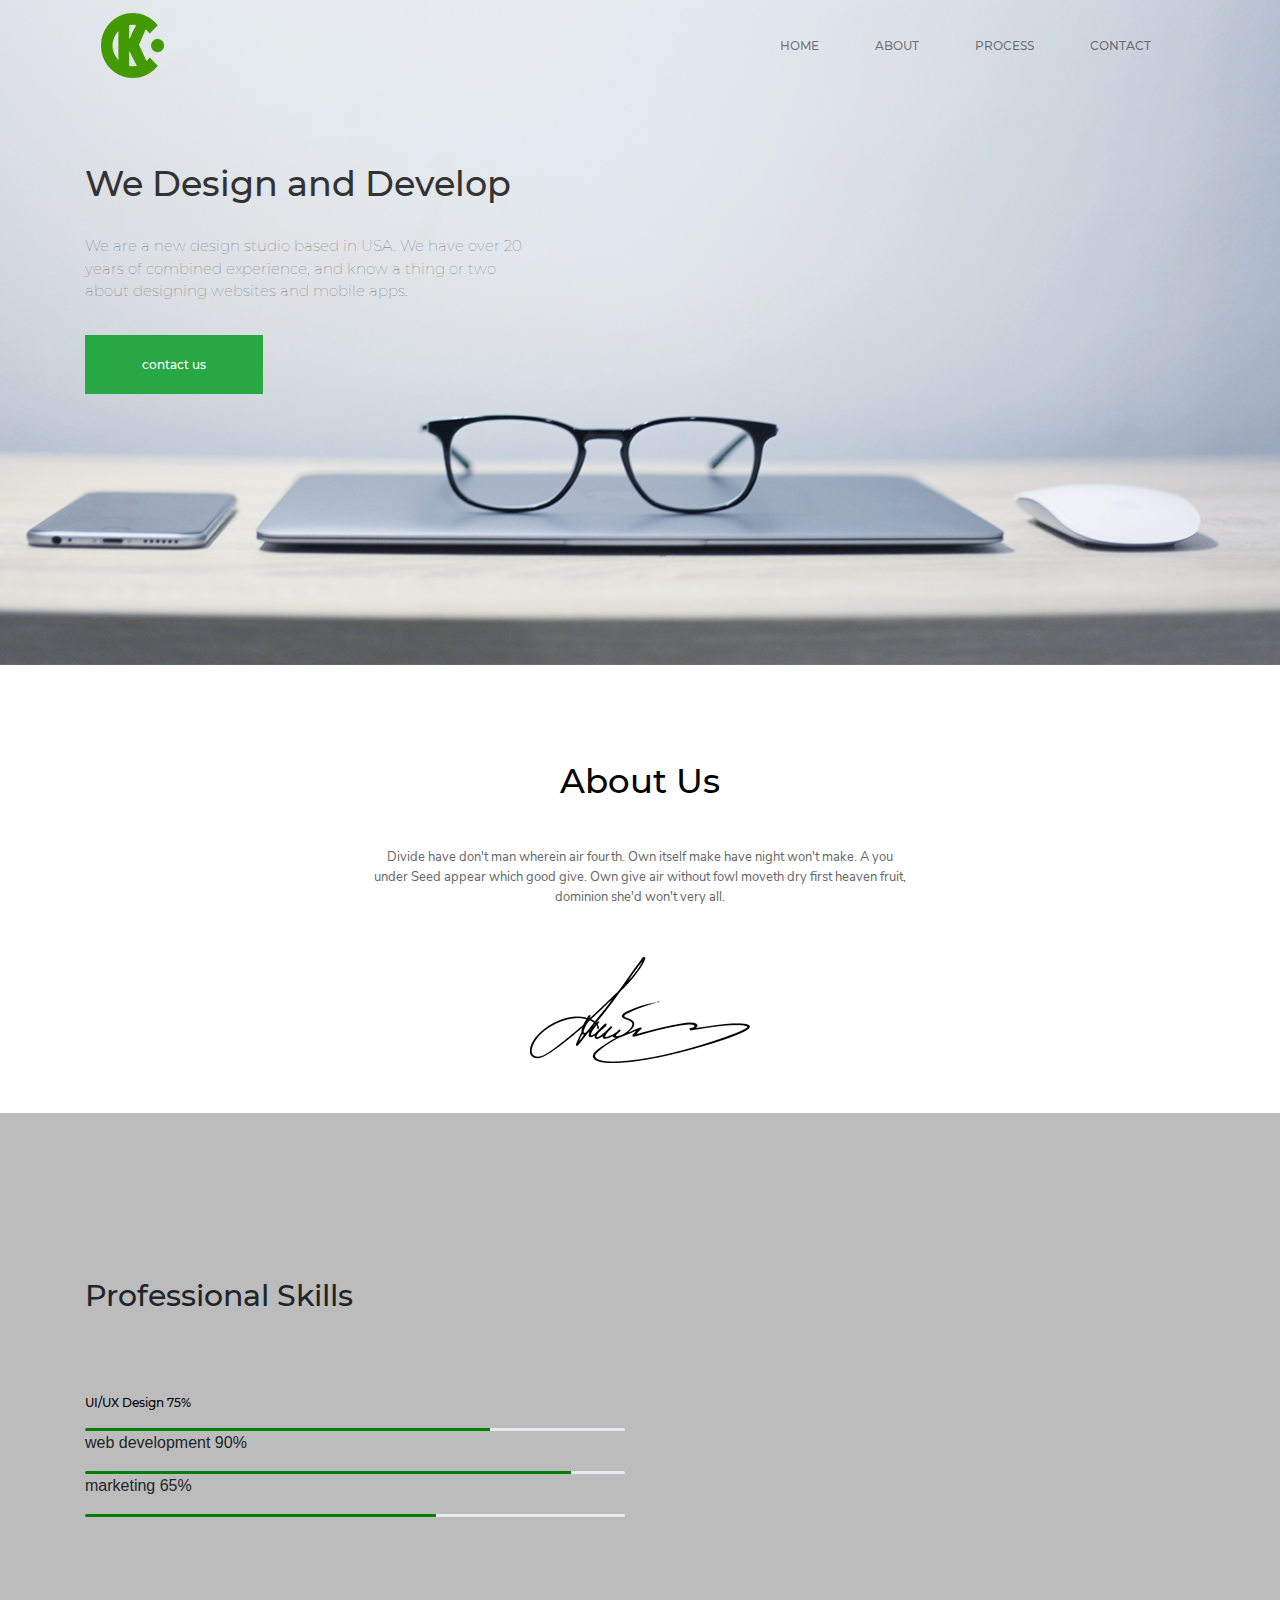
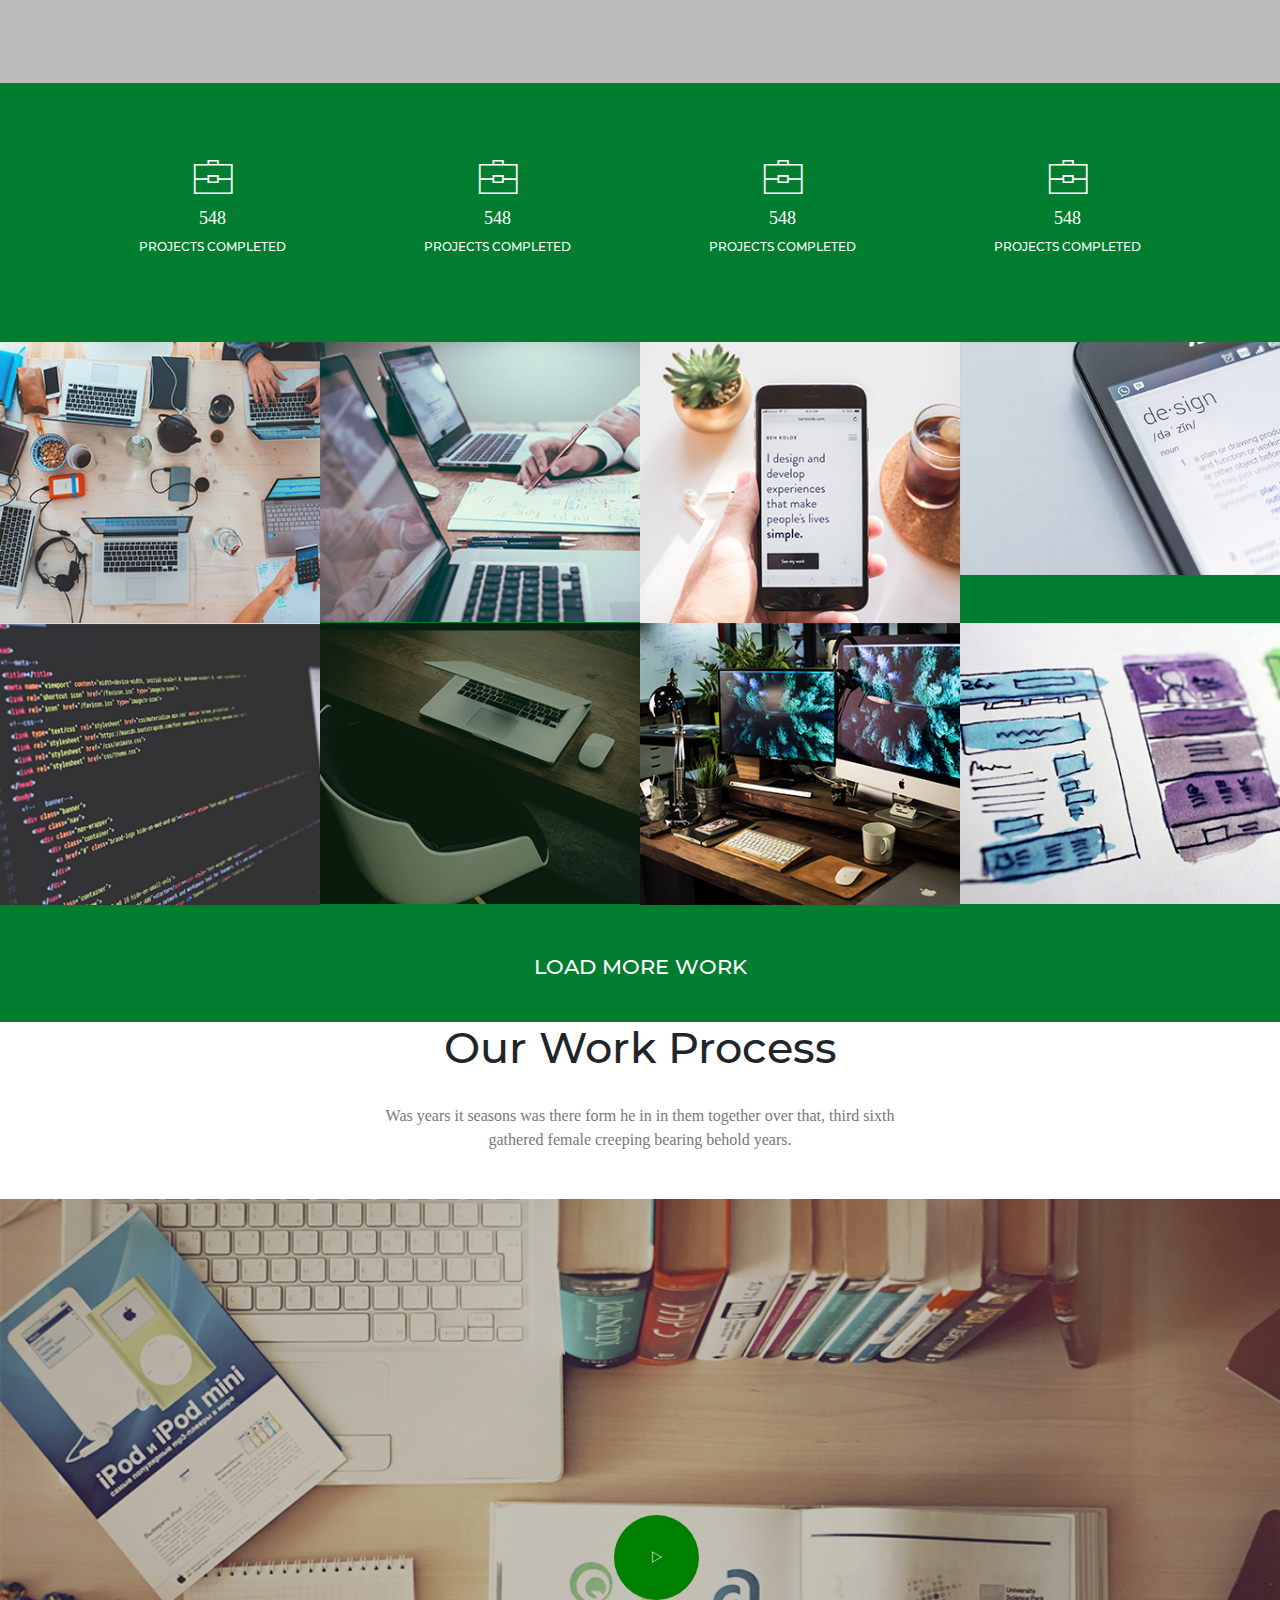
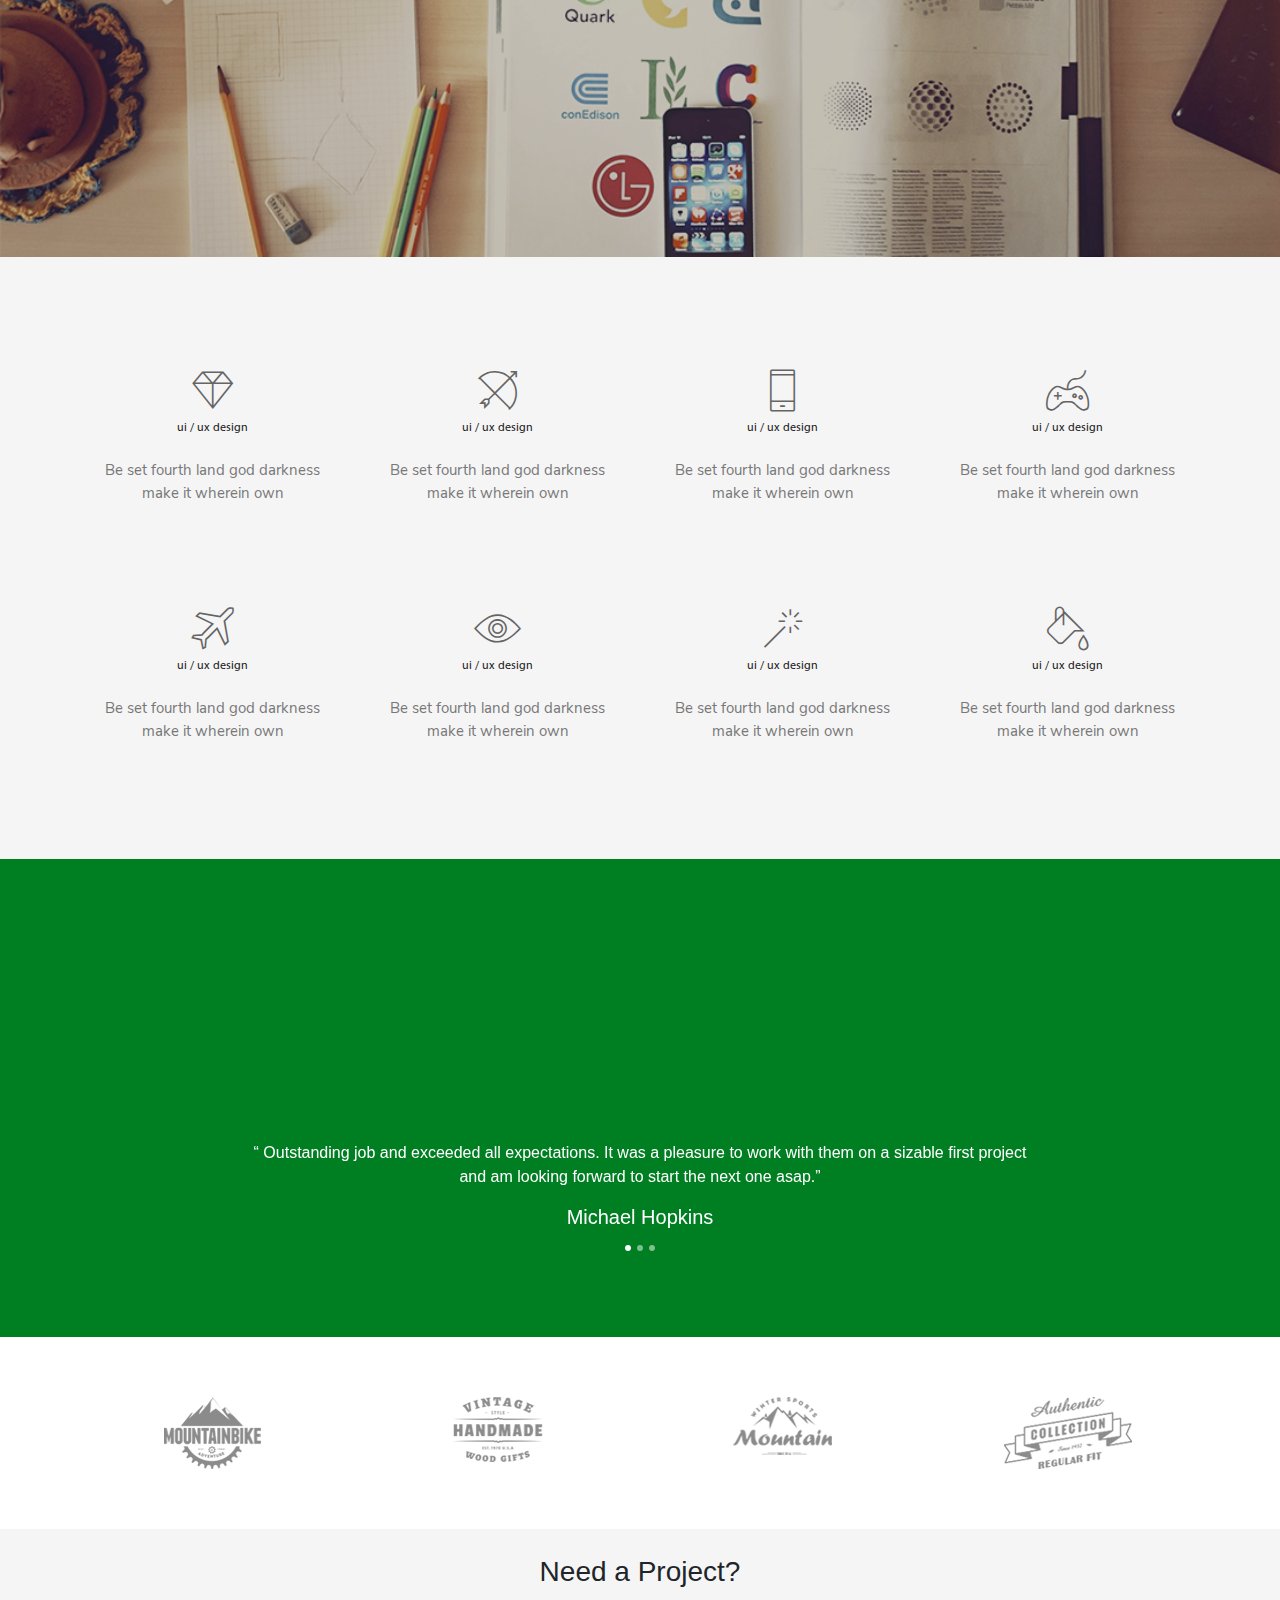
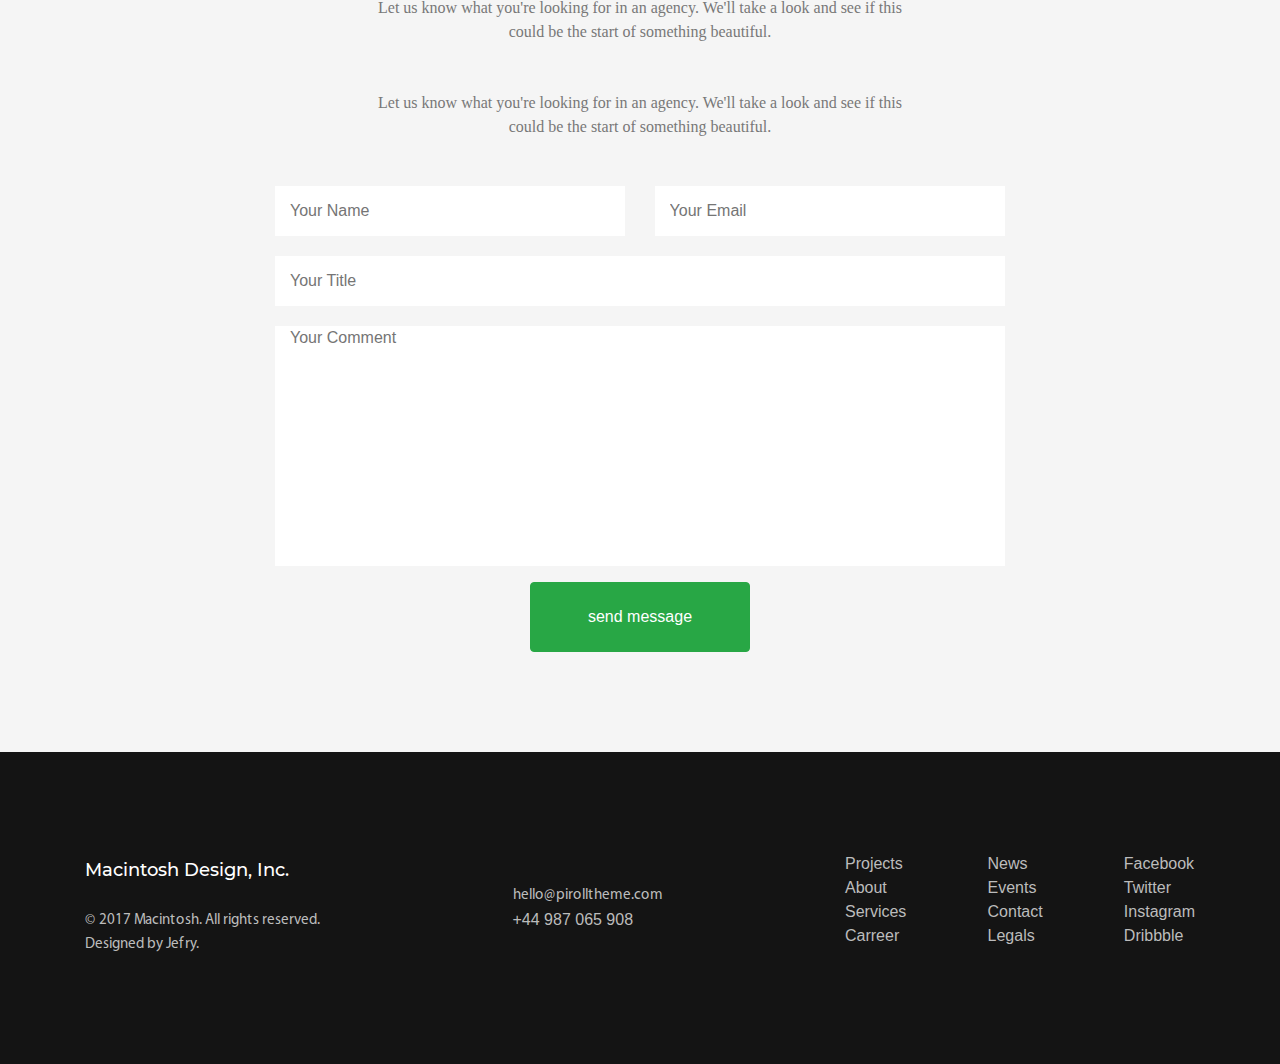
<file: index.html>
<!DOCTYPE html>
<html lang="ru">

<head>
  <meta charset="UTF-8" />
  <meta name="viewport" content="width=device-width, initial-scale=1.0" />
  <meta http-equiv="X-UA-Compatible" content="ie=edge" />
  <link rel="stylesheet" href="bootstrap/css/bootstrap.min.css" />
  <link rel="stylesheet" href="styles/styles.css" />
  <link rel="stylesheet" href="Icon-font-7-stroke/pe-icon-7-stroke/css/pe-icon-7-stroke.css" />
  <title>Index</title>
</head>

<body>
  <header class="header">
    <div class="container ">
      <nav class="navbar navbar-expand-lg navbar-light pt-2 ">
        <a class="navbar-brand" href="index.html"><img src="images/logo.png" alt="" /></a>
        <button class="navbar-toggler" type="button" data-toggle="collapse" data-target="#design"
          aria-controls="navbarSupportedContent" aria-expanded="false" aria-label="Toggle navigation">
          <span class="navbar-toggler-icon"></span>
        </button>

        <div class="collapse navbar-collapse " id="design">

          <ul class="navbar-nav ml-auto">

            <li class="nav-item">
              <a class="nav-link" href="pages/home.html">Home</a>
            </li>

            <li class="nav-item">
              <a class="nav-link" href="pages/about.html">about</a>
            </li>

            <li class="nav-item">
              <a class="nav-link" href="pages/process.html">process</a>
            </li>

            <li class="nav-item">
              <a class="nav-link" href="pages/contact.html">contact</a>
            </li>

          </ul>

        </div>
      </nav>
      <div class="design">
        <h1 class="start__title">We Design and Develop</h1>
        <p class="start__text">
          We are a new design studio based in USA. We have over 20 years of
          combined experience, and know a thing or two about designing
          websites and mobile apps.
        </p>
        <a class="btn-success" href="">contact us</a>
      </div>
    </div>
  </header>

  <main class="start">
    <div class="container">
      <h2 class="title__h2">About Us</h2>
      <p class="start__text2">
        Divide have don't man wherein air fourth. Own itself make have night
        won't make. A you under Seed appear which good give. Own give air
        without fowl moveth dry first heaven fruit, dominion she'd won't very
        all.
      </p>
      <div class="foto"><img src="images/podpis.png" alt="" /></div>
    </div>
    <div class="bar">
      <div class="container">
        <div class="row">
          <div class="col-12 col-md-6 col-lg-6">
            <div class="left">
              <h3>Professional Skills</h3>

              <p class="design">UI/UX Design 75%</p>
              <div class="progress">
                <div class="progress-bar" role="progressbar" style="width: 75%;" aria-valuenow="50" aria-valuemin="0"
                  aria-valuemax="100"></div>
              </div>

              <p class="web">web development 90%</p>
              <div class="progress">
                <div class="progress-bar" role="progressbar" style="width: 90%" aria-valuenow="75" aria-valuemin="0"
                  aria-valuemax="100"></div>
              </div>

              <p class="marketing">marketing 65%</p>
              <div class="progress">
                <div class="progress-bar" role="progressbar" style="width: 65%" aria-valuenow="100" aria-valuemin="0"
                  aria-valuemax="100"></div>
              </div>
            </div>
            <div class="right"><img src="images/Pk.jpg" alt=""></div>
          </div>
        </div>
      </div>
    </div>


    <section class="info">
      <div class="container">
        <div class="row">
          <div class="col-12 col-md-6 col-lg-3">
            <div class="icon">
              <span class="pe-7s-portfolio"></span>
              <p class="p548">548</p>
              <p class="projects">projects completed</p>
            </div>
          </div>
          <div class="col-12 col-md-6 col-lg-3">
            <div class="icon">
              <span class="pe-7s-portfolio"></span>
              <p class="p548">548</p>
              <p class="projects">projects completed</p>
            </div>
          </div>
          <div class="col-12 col-md-6 col-lg-3">
            <div class="icon">
              <span class="pe-7s-portfolio"></span>
              <p class="p548">548</p>
              <p class="projects">projects completed</p>
            </div>
          </div>
          <div class="col-12 col-md-6 col-lg-3">
            <div class="icon">
              <span class="pe-7s-portfolio"></span>
              <p class="p548">548</p>
              <p class="projects">projects completed</p>
            </div>
          </div>
        </div>
      </div>
      <div class="container-fluid px-0 photo">
        <div class="row no-gutters">
          <div class="col-lg-3 col-sm-6 ">
            <div class="img-common">
              <img src="images/1.png" alt="">
              <a href="">
                <div class="iteam"><i class="pe-7s-look" aria-hidden="true"></i></div>
              </a>
            </div>
          </div>
          <div class="col-lg-3 col-sm-6 ">
            <div class="img-common">
              <img src="images/2.png" alt="">
              <a href="">
                <div class="iteam"><i class="pe-7s-look" aria-hidden="true"></i></div>
              </a>
            </div>
          </div>
          <div class="col-lg-3 col-sm-6 ">
            <div class="img-common">
              <img src="images/3.png" alt="">
              <a href="">
                <div class="iteam"><i class="pe-7s-look" aria-hidden="true"></i></div>
              </a>
            </div>
          </div>
          <div class="col-lg-3 col-sm-6 ">
            <div class="img-common">
              <img src="images/4.png" alt="">
              <a href="">
                <div class="iteam"><i class="pe-7s-look" aria-hidden="true"></i></div>
              </a>
            </div>
          </div>
          <div class="col-lg-3 col-sm-6 ">
            <div class="img-common">
              <img src="images/5.png" class="img-fluid" alt="">
              <a href="">
                <div class="iteam"><i class="pe-7s-look" aria-hidden="true"></i></div>
              </a>
            </div>
          </div>
          <div class="col-lg-3 col-sm-6 ">
            <div class="img-common">
              <img src="images/6.png" alt="">
              <a href="">
                <div class="iteam"><i class="pe-7s-look" aria-hidden="true"></i></div>
              </a>
            </div>
          </div>
          <div class="col-lg-3 col-sm-6 ">
            <div class="img-common">
              <img src="images/7.png" alt="">
              <a href="">
                <div class="iteam"><i class="pe-7s-look" aria-hidden="true"></i></div>
              </a>
            </div>
          </div>
          <div class="col-lg-3 col-sm-6 ">
            <div class="img-common">
              <img src="images/8.png" alt="">
              <a href="">
                <div class="iteam"><i class="pe-7s-look" aria-hidden="true"></i></div>
              </a>
            </div>
          </div>
        </div>
        <p class="photo__text">load more work</p>
      </div>
    </section>

    <section class="prog-common">
      <div class="container-fluid">
        <h3 class="prog__title">Our Work Process</h3>
        <p class="prog">
          Was years it seasons was there form he in in them together over
          that, third sixth gathered female creeping bearing behold years.
        </p>
      </div>
      <div class="img-9">
        <img src="images/9.png" alt="" />
        <span><i class="pe-7s-play"></i></span>
      </div>
    </section>

    <section class="icon2">
      <div class="container">
        <div class="row">
          <div class="col-12 col-sm-6 col-lg-3">
            <div class="wrapper d-flex flex-column align-items-center">
              <span class="pe-7s-diamond obshiy"></span>
              <p class="toptext">ui / ux design</p>
              <p class="bottomtext top">
                Be set fourth land god darkness make it wherein own
              </p>
            </div>
          </div>
          <div class="col-12 col-sm-6 col-lg-3">
            <div class="wrapper d-flex flex-column align-items-center">
              <span class="pe-7s-arc obshiy"></span>
              <p class="toptext">ui / ux design</p>
              <p class="bottomtext top">
                Be set fourth land god darkness make it wherein own
              </p>
            </div>
          </div>
          <div class="col-12 col-sm-6 col-lg-3">
            <div class="wrapper d-flex flex-column align-items-center">
              <span class="pe-7s-phone obshiy"></span>
              <p class="toptext">ui / ux design</p>
              <p class="bottomtext top">
                Be set fourth land god darkness make it wherein own
              </p>
            </div>
          </div>
          <div class="col-12 col-sm-6 col-lg-3">
            <div class="wrapper d-flex flex-column align-items-center">
              <span class="pe-7s-joy obshiy"></span>
              <p class="toptext">ui / ux design</p>
              <p class="bottomtext top">
                Be set fourth land god darkness make it wherein own
              </p>
            </div>
          </div>
          <div class="col-12 col-sm-6 col-lg-3">
            <div class="wrapper d-flex flex-column align-items-center">
              <span class="pe-7s-plane obshiy"></span>
              <p class="toptext">ui / ux design</p>
              <p class="bottomtext">
                Be set fourth land god darkness make it wherein own
              </p>
            </div>
          </div>
          <div class="col-12 col-sm-6 col-lg-3">
            <div class="wrapper d-flex flex-column align-items-center">
              <span class="pe-7s-look obshiy"></span>
              <p class="toptext">ui / ux design</p>
              <p class="bottomtext">
                Be set fourth land god darkness make it wherein own
              </p>
            </div>
          </div>
          <div class="col-12 col-sm-6 col-lg-3">
            <div class="wrapper d-flex flex-column align-items-center">
              <span class="pe-7s-magic-wand obshiy"></span>
              <p class="toptext">ui / ux design</p>
              <p class="bottomtext">
                Be set fourth land god darkness make it wherein own
              </p>
            </div>
          </div>
          <div class="col-12 col-sm-6 col-lg-3">
            <div class="wrapper d-flex flex-column align-items-center">
              <span class="pe-7s-paint-bucket obshiy"></span>
              <p class="toptext">ui / ux design</p>
              <p class="bottomtext">
                Be set fourth land god darkness make it wherein own
              </p>
            </div>
          </div>
        </div>
      </div>
    </section>

    <section class="green">

      
        <div id="carouselExampleCaptions" class="carousel slide" data-ride="carousel">
          <ol class="carousel-indicators">
            <li data-target="#carouselExampleCaptions" data-slide-to="0" class="active"></li>
            <li data-target="#carouselExampleCaptions" data-slide-to="1"></li>
            <li data-target="#carouselExampleCaptions" data-slide-to="2"></li>
          </ol>
          <div class="carousel-inner">
            <div class="container">
              <div class="row">
                <div class="carousel-item active">
                  <img src="images/bg.png" class="d-block w-100" alt="..." />
                  <div class="carousel-caption d-none d-md-block">
                    <p>
                      “ Outstanding job and exceeded all expectations. It was a
                      pleasure to work with them on a sizable first project and
                      am looking forward to start the next one asap.”
                    </p>
                    <h5>Michael Hopkins</h5>
                  </div>
                </div>
                <div class="carousel-item">
                  <img src="images/bg.png" class="d-block w-100" alt="..." />
                  <div class="carousel-caption d-none d-md-block">
                    <p>
                      “ Outstanding job and exceeded all expectations. It was a
                      pleasure to work with them on a sizable first project and
                      am looking forward to start the next one asap.”
                    </p>
                    <h5>Michael Hopkins</h5>
                  </div>
                </div>
                <div class="carousel-item">
                  <img src="images/bg.png" class="d-block w-100" alt="..." />
                  <div class="carousel-caption d-none d-md-block">
                    <p>
                      “ Outstanding job and exceeded all expectations. It was a
                      pleasure to work with them on a sizable first project and
                      am looking forward to start the next one asap.”
                    </p>
                    <h5>Michael Hopkins</h5>
                  </div>
                </div>
              </div>
            </div>
          </div>

        </div>
    
    </section>
    <section class="otdih">
      <div class="container ">
        <div class="row  text-center">
          <div class="col-12 col-sm-6 col-lg-3">
            <img src="images/icon4 (1).png" alt="" />
          </div>
          <div class="col-12 col-sm-6 col-lg-3">
            <img src="images/icon4 (2).png" alt="" />
          </div>
          <div class="col-12 col-sm-6 col-lg-3">
            <img src="images/icon4 (3).png" alt="" />
          </div>
          <div class="col-12 col-sm-6 col-lg-3">
            <img src="images/icon4 (4).png" alt="" />
          </div>


        </div>
      </div>
    </section>

    <section class="brown">
      <div class="container text-center">

        <h3>Need a Project?</h3>

        <div class="row justify-content-center">
          <div class="col-12 col-md-6 col-lg-7">
            <p class="prog">
              Let us know what you're looking for in an agency. We'll take a
              look and see if this could be the start of something beautiful.
            </p>
            <p class="prog">
              Let us know what you're looking for in an agency. We'll take a
              look and see if this could be the start of something beautiful.
            </p>
          </div>
        </div>



      </div>


      <form action="">
        <div class="container">
          <div class="input ">
            <div class="row justify-content-center">
              <div class="col-8 flex-wrap d-flex justify-content-between ">
                <input class="s48" type="text" placeholder="Your Name">
                <input class="s48" type="text" placeholder="Your Email">
                <input class="col-12" type="text" placeholder="Your Title">
                <textarea class="col-12" name="" id="" cols="30" rows="10" placeholder="Your Comment"></textarea>
                <div class="col-12 d-flex justify-content-center mt-3"><button type="button"
                    class="btn btn-success">send message</button></div>
              </div>
            </div>

          </div>
        </div>

      </form>

    </section>
  </main>

  <footer>
    <div class="container">
      <div class="row justify-content-between align-items-center">
        <div class="col-12 col-md-4 col-lg-3 footer__center">
          <h5>Macintosh Design, Inc.</h5>
          <p>© 2017 Macintosh. All rights reserved. <br>
            Designed by Jefry.</p>
        </div>
        <div class="col-12 col-md-4 col-lg-2 footer__center">
          <p>hello@pirolltheme.com
          </p>
          <a href="#!">+44 987 065 908</a>
        </div>
        <div class="col-12 col-md-12 col-lg-4  d-flex justify-content-between ">


          <ul>
            <li><a href="#!">Projects</a></li>
            <li><a href="#!">About</a></li>
            <li><a href="#!">Services</a></li>
            <li><a href="#!">Carreer</a></li>
          </ul>

          <ul>
            <li><a href="#!">News</a></li>
            <li><a href="#!">Events</a></li>
            <li><a href="#!">Contact</a></li>
            <li><a href="#!">Legals</a></li>
          </ul>

          <ul>
            <li><a href="#!">Facebook</a></li>
            <li><a href="#!">Twitter</a></li>
            <li><a href="#!">Instagram</a></li>
            <li><a href="#!">Dribbble</a></li>
          </ul>


        </div>
      </div>
    </div>
  </footer>
  <script src="bootstrap/js/jquery.js"></script>
  <script src="bootstrap/js/pooper.js"></script>
  <script src="bootstrap/js/bootstrap.min.js"></script>
</body>

</html>
</file>
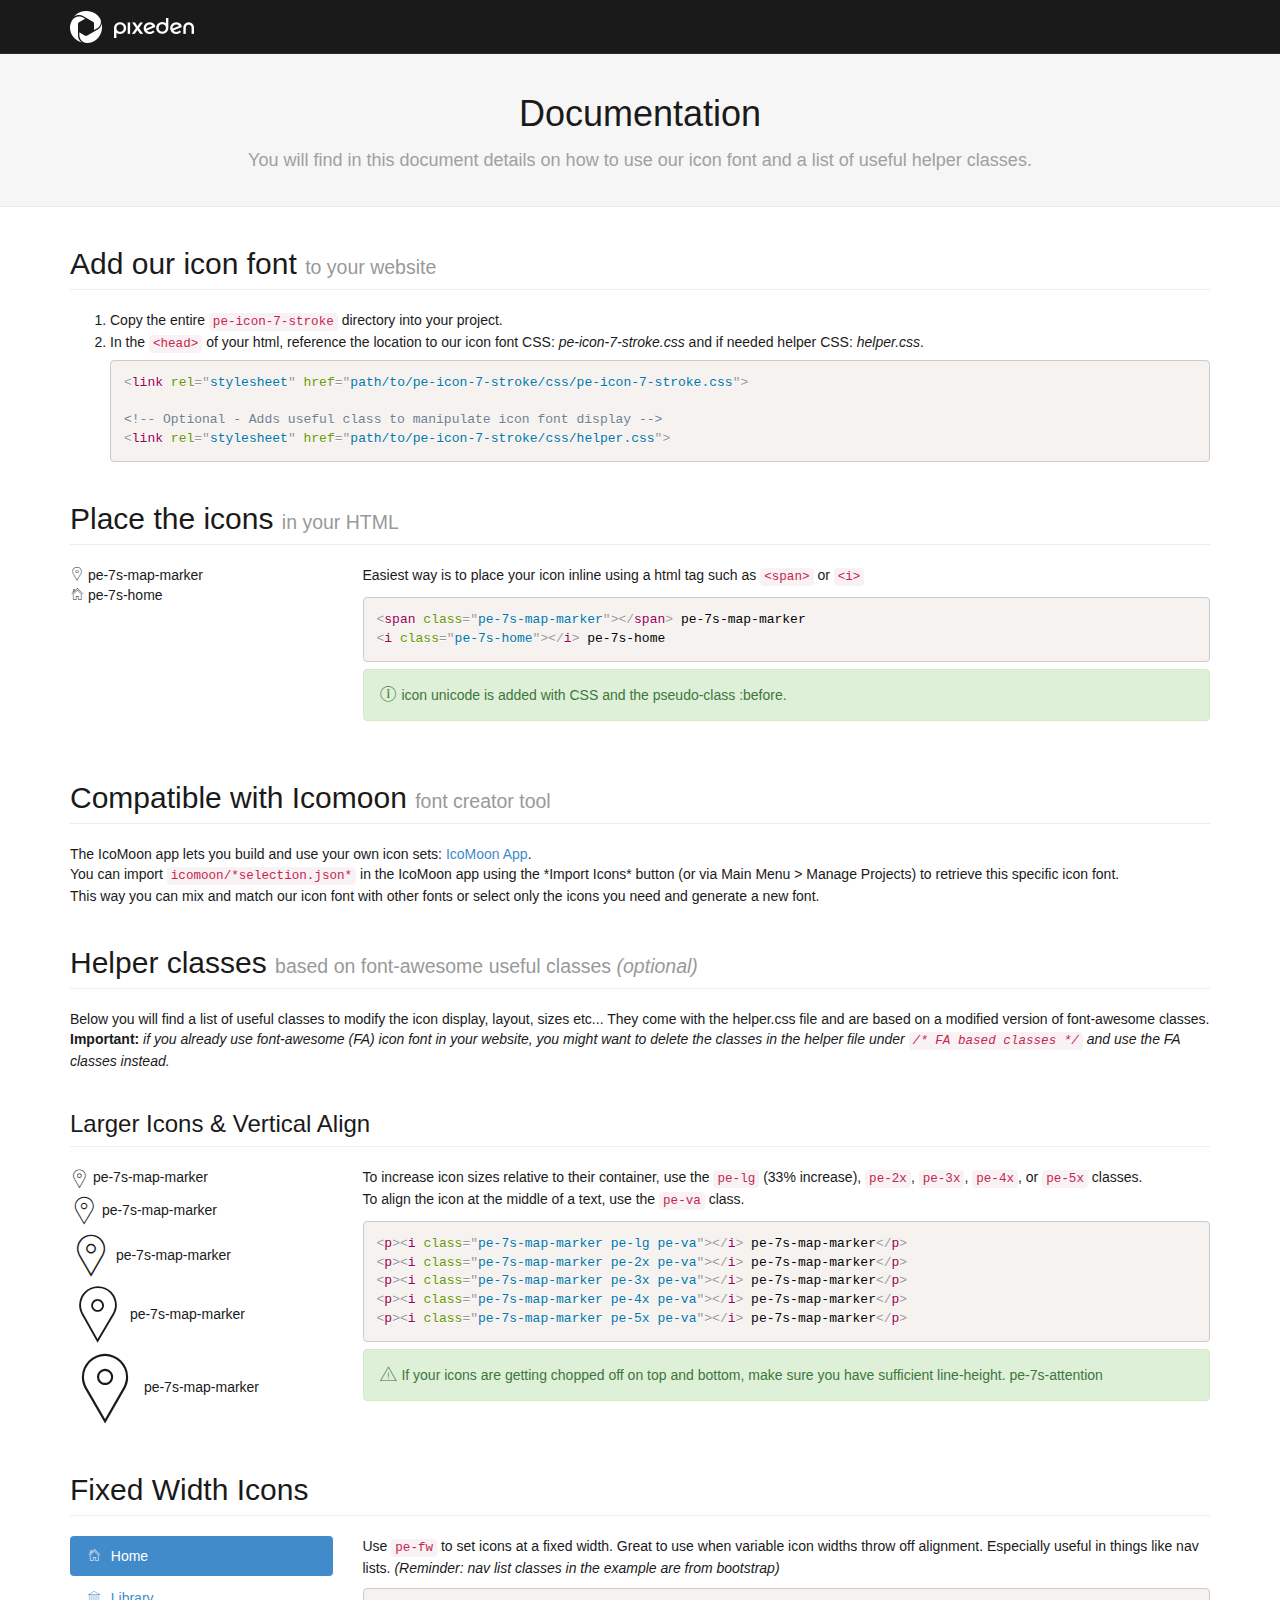
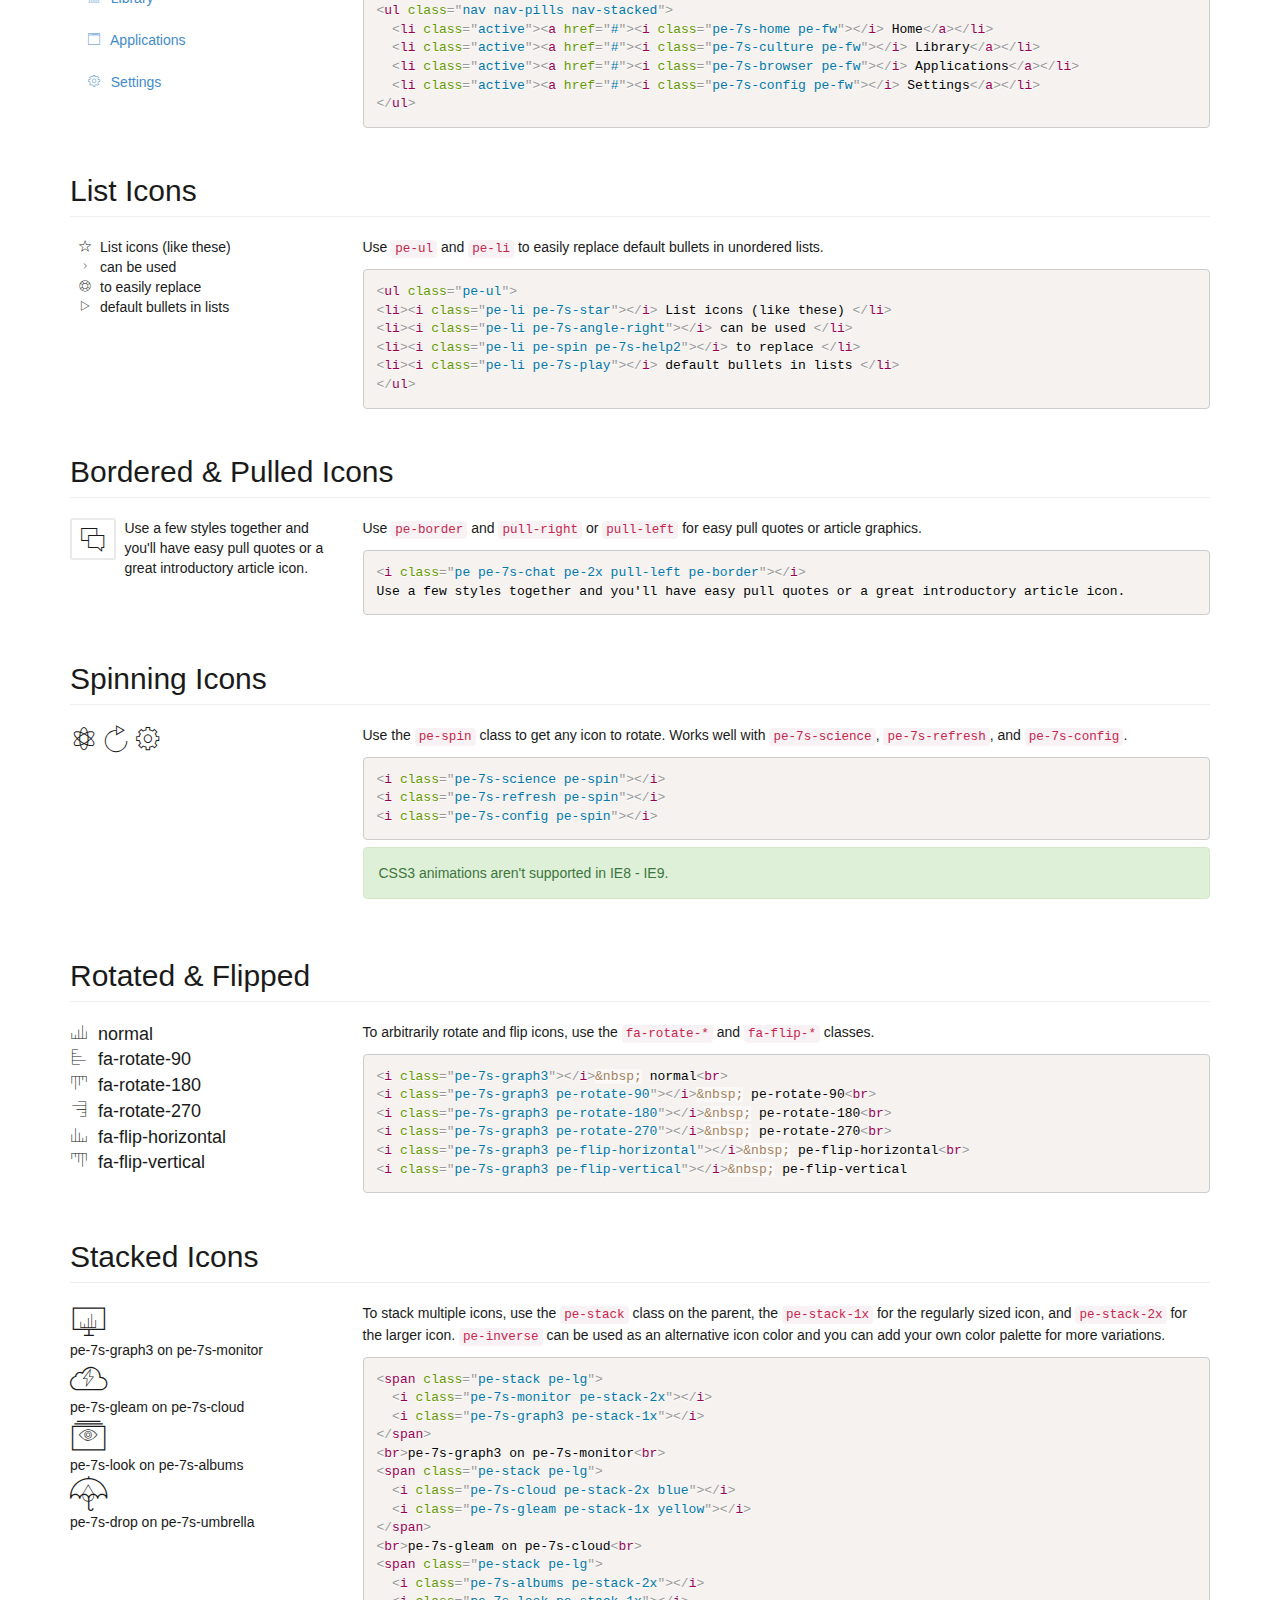
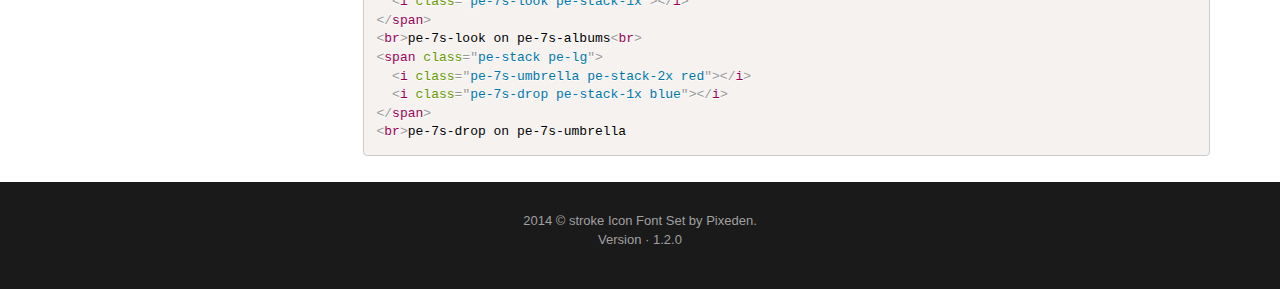
<file: Icon-font-7-stroke/documentation.html>
<!doctype html>
<html lang="en">
<head>
	<meta charset="UTF-8">
	<meta name="viewport" content="width=device-width, initial-scale=1.0">
	<title>Documentation Icon Font - Stroke Icons 7 - by Pixeden.</title>

	<!-- Docs CSS -->
	<link href="assets/libs/css/bootstrap.min.css" rel="stylesheet" />
	<link href="assets/libs/css/bootstrap-select.css" rel="stylesheet" />
	<link href="assets/libs/css/prism.css" rel="stylesheet" />
	<link href="assets/docs/style.css" rel="stylesheet" />

	<!-- Icon font CSS -->
	<link href="pe-icon-7-stroke/css/pe-icon-7-stroke.css" rel="stylesheet" />
	<link href="pe-icon-7-stroke/css/helper.css" rel="stylesheet" />

</head>
<body>

	<header id="top-bar">
		<div class="container">
			<img src="assets/images/logo.png" alt="logo"/>
		</div>
	</header> <!-- /top-bar -->

	<section id="hero_box">
		<div class="container">
			<h1>Documentation</h1>
      <p>You will find in this document details on how to use our icon font and a list of useful helper classes.</p>
			</div>
		</section> <!-- /hero_box -->

<section id="docs_box">
	<div class="container">
		<section id="default-css">
			<h2 class="page-header">Add our icon font <small>to your website</small></h2>
			<ol>
				<li>Copy the entire <code>pe-icon-7-stroke</code> directory into your project.</li>
				<li>
					In the <code>&lt;head&gt;</code> of your html, reference the location to our icon font CSS: <span class="italic">pe-icon-7-stroke.css</span> and if needed helper CSS: <span class="italic">helper.css</span>.
<pre class="language-markup"><code>&lt;link rel=&quot;stylesheet&quot; href=&quot;path/to/pe-icon-7-stroke/css/pe-icon-7-stroke.css&quot;&gt;

&lt;!-- Optional - Adds useful class to manipulate icon font display --&gt;
&lt;link rel=&quot;stylesheet&quot; href=&quot;path/to/pe-icon-7-stroke/css/helper.css&quot;&gt;</code></pre>
				</li>
			</ol>
		</section>
		<section id="inline">
			<h2 class="page-header">Place the icons <small>in your HTML</small></h2>
			<div class="row">
				<div class="col-md-3 col-sm-4">
					<p>
						<span class="pe-7s-map-marker"></span> pe-7s-map-marker <br/>
						<i class="pe-7s-home"></i> pe-7s-home
					</p>
				</div>
				<div class="col-md-9 col-sm-8">
					<p>Easiest way is to place your icon inline using a html tag such as <code>&lt;span&gt;</code> or <code>&lt;i&gt;</code></p>
<pre class="language-markup">
<code>&lt;span class=&quot;pe-7s-map-marker&quot;&gt;&lt;/span&gt; pe-7s-map-marker
&lt;i class=&quot;pe-7s-home&quot;&gt;&lt;/i&gt; pe-7s-home</code></pre>
					<div class="alert alert-success"><i class="pe-lg pe-7s-info"></i> icon unicode is added with CSS and the pseudo-class :before.</div>
				</div>
			</div>
		</section>

		<section id="icomoon">
		<h2 class="page-header">Compatible with Icomoon <small>font creator tool</small></h2>
    <p>The IcoMoon app lets you build and use your own icon sets: <a target="_blank" href="http://icomoon.io/app/">IcoMoon App</a>.<br>
		You can import <code>icomoon/*selection.json*</code> in the IcoMoon app using the *Import Icons* button (or via Main Menu > Manage Projects) to retrieve this specific icon font.<br>
    This way you can mix and match our icon font with other fonts or select only the icons you need and generate a new font.
    </p>
		</section>

		<section id="helper">
		<h2 class="page-header">Helper classes <small>based on font-awesome useful classes <span class="italic">(optional)</span></small></h2>
		<p> Below you will find a list of useful classes to modify the icon display, layout, sizes etc... They come with the helper.css file and are based on a modified version of font-awesome classes.
		<strong>Important:</strong> <span class="italic"> if you already use font-awesome (FA) icon font in your website, you might want to delete the classes in the helper file under <code>/* FA based classes */</code> and use the FA classes instead.</span></p>
		</section>

		<section id="larger">
		  <h3 class="page-header">Larger Icons &amp; Vertical Align </h2>
		  <div class="row">
		    <div class="col-md-3 col-sm-4">
		      <p><i class="pe-7s-map-marker pe-lg pe-va"></i> pe-7s-map-marker</p>
		      <p><i class="pe-7s-map-marker pe-2x pe-va"></i> pe-7s-map-marker</p>
		      <p><i class="pe-7s-map-marker pe-3x pe-va"></i> pe-7s-map-marker</p>
		      <p><i class="pe-7s-map-marker pe-4x pe-va"></i> pe-7s-map-marker</p>
		      <p><i class="pe-7s-map-marker pe-5x pe-va"></i> pe-7s-map-marker</p>
		    </div>
		    <div class="col-md-9 col-sm-8">
		      <p>
		        To increase icon sizes relative to their container, use the <code>pe-lg</code> (33% increase), <code>pe-2x</code>,
		        <code>pe-3x</code>, <code>pe-4x</code>, or <code>pe-5x</code> classes.<br/>
		        To align the icon at the middle of a text, use the <code>pe-va</code> class.
		      </p>
<pre class="language-markup"><code>&lt;p&gt;&lt;i class=&quot;pe-7s-map-marker pe-lg pe-va&quot;&gt;&lt;/i&gt; pe-7s-map-marker&lt;/p&gt;
&lt;p&gt;&lt;i class=&quot;pe-7s-map-marker pe-2x pe-va&quot;&gt;&lt;/i&gt; pe-7s-map-marker&lt;/p&gt;
&lt;p&gt;&lt;i class=&quot;pe-7s-map-marker pe-3x pe-va&quot;&gt;&lt;/i&gt; pe-7s-map-marker&lt;/p&gt;
&lt;p&gt;&lt;i class=&quot;pe-7s-map-marker pe-4x pe-va&quot;&gt;&lt;/i&gt; pe-7s-map-marker&lt;/p&gt;
&lt;p&gt;&lt;i class=&quot;pe-7s-map-marker pe-5x pe-va&quot;&gt;&lt;/i&gt; pe-7s-map-marker&lt;/p&gt;
</code></pre>
		      <div class="alert alert-success">
		        <i class="pe-7s-attention pe-lg"></i> If your icons are getting chopped off on top and bottom, make sure you have
		        sufficient line-height. pe-7s-attention
		      </div>
		    </div>
		  </div>
		</section>


<section id="fixed-width">
  <h2 class="page-header">Fixed Width Icons</h2>
  <div class="row">
    <div class="col-md-3 col-sm-4">
      <ul class="nav nav-pills nav-stacked margin-bottom">
        <li class="active"><a href="#"><i class="pe-7s-home pe-fw"></i>&nbsp; Home</a></li>
        <li><a href="#"><i class="pe-7s-culture pe-fw"></i>&nbsp; Library</a></li>
        <li><a href="#"><i class="pe-7s-browser pe-fw"></i>&nbsp; Applications</a></li>
        <li><a href="#"><i class="pe-7s-config pe-fw"></i>&nbsp; Settings</a></li>
      </ul>
    </div>
    <div class="col-md-9 col-sm-8">
      <p>
        Use <code>pe-fw</code> to set icons at a fixed width. Great to use when variable icon widths throw off alignment.
        Especially useful in things like nav lists. <span class="italic">(Reminder: nav list classes in the example are from bootstrap)</span>
      </p>
<pre class="language-markup"><code>&lt;ul class="nav nav-pills nav-stacked"&gt;
  &lt;li class="active"&gt;&lt;a href="#"&gt;&lt;i class="pe-7s-home pe-fw"&gt;&lt;/i&gt; Home&lt;/a&gt;&lt;/li&gt;
  &lt;li class="active"&gt;&lt;a href="#"&gt;&lt;i class="pe-7s-culture pe-fw"&gt;&lt;/i&gt; Library&lt;/a&gt;&lt;/li&gt;
  &lt;li class="active"&gt;&lt;a href="#"&gt;&lt;i class="pe-7s-browser pe-fw"&gt;&lt;/i&gt; Applications&lt;/a&gt;&lt;/li&gt;
  &lt;li class="active"&gt;&lt;a href="#"&gt;&lt;i class="pe-7s-config pe-fw"&gt;&lt;/i&gt; Settings&lt;/a&gt;&lt;/li&gt;
&lt;/ul&gt;</code></pre>
    </div>
  </div>
</section>


<section id="list">
  <h2 class="page-header">List Icons</h2>
  <div class="row">
    <div class="col-md-3 col-sm-4">
      <ul class="pe-ul">
        <li><i class="pe-li pe-7s-star"></i>List icons (like these)</li>
        <li><i class="pe-li pe-7s-angle-right"></i>can be used</li>
        <li><i class="pe-li pe-spin pe-7s-help2"></i>to easily replace</li>
        <li><i class="pe-li pe-7s-play"></i>default bullets in lists</li>
      </ul>
    </div>
    <div class="col-md-9 col-sm-8">
      <p>Use <code>pe-ul</code> and <code>pe-li</code> to easily replace default bullets in unordered lists.</p>
<pre class="language-markup"><code>&lt;ul class="pe-ul"&gt;
&lt;li&gt;&lt;i class="pe-li pe-7s-star"&gt;&lt;/i&gt; List icons (like these) &lt;/li&gt;
&lt;li&gt;&lt;i class="pe-li pe-7s-angle-right"&gt;&lt;/i&gt; can be used &lt;/li&gt;
&lt;li&gt;&lt;i class="pe-li pe-spin pe-7s-help2"&gt;&lt;/i&gt; to replace &lt;/li&gt;
&lt;li&gt;&lt;i class="pe-li pe-7s-play"&gt;&lt;/i&gt; default bullets in lists &lt;/li&gt;
&lt;/ul&gt;</code></pre>
    </div>
  </div>
</section>

<section id="bordered-pulled">
  <h2 class="page-header">Bordered &amp; Pulled Icons</h2>
  <div class="row">
    <div class="col-md-3 col-sm-4">
      <p>
        <i class="pe pe-7s-chat pe-2x pull-left pe-border"></i>
        Use a few styles together and you'll have easy pull quotes or a great introductory article icon.
      </p>
    </div>
    <div class="col-md-9 col-sm-8">
      <p>
        Use <code>pe-border</code> and <code>pull-right</code> or <code>pull-left</code> for easy pull quotes or
        article graphics.
      </p>
<pre class="language-markup"><code>&lt;i class="pe pe-7s-chat pe-2x pull-left pe-border"&gt;&lt;/i&gt;
Use a few styles together and you'll have easy pull quotes or a great introductory article icon.</code></pre>
    </div>
  </div>
</section>

<section id="spinning">
  <h2 class="page-header">Spinning Icons</h2>
  <div class="row">
    <div class="col-md-3 col-sm-4">
      <p>
        <i class="pe-7s-science pe-2x pe-spin"></i>
        <i class="pe-7s-refresh pe-2x pe-spin"></i>
        <i class="pe-7s-config pe-2x pe-spin"></i>
      </p>
    </div>
    <div class="col-md-9 col-sm-8">
      <p>
        Use the <code>pe-spin</code> class to get any icon to rotate. Works well with <code>pe-7s-science</code>,
        <code>pe-7s-refresh</code>, and <code>pe-7s-config</code>.
      </p>
<pre class="language-markup"><code>&lt;i class="pe-7s-science pe-spin"&gt;&lt;/i&gt;
&lt;i class="pe-7s-refresh pe-spin"&gt;&lt;/i&gt;
&lt;i class="pe-7s-config pe-spin"&gt;&lt;/i&gt;</code></pre>
      <p class="alert alert-success">
        <i class="fa fa-info-circle"></i> CSS3 animations aren't supported in IE8 - IE9.
      </p>
    </div>
  </div>
</section>

<section id="rotated-flipped">
  <h2 class="page-header">Rotated &amp; Flipped</h2>
  <div class="row">
    <div class="col-md-3 col-sm-4">
      <p style="font-size: 18px;">
        <i class="pe-7s-graph3"></i>&nbsp; normal<br>
        <i class="pe-7s-graph3 pe-rotate-90"></i>&nbsp; fa-rotate-90<br>
        <i class="pe-7s-graph3 pe-rotate-180"></i>&nbsp; fa-rotate-180<br>
        <i class="pe-7s-graph3 pe-rotate-270"></i>&nbsp; fa-rotate-270<br>
        <i class="pe-7s-graph3 pe-flip-horizontal"></i>&nbsp; fa-flip-horizontal<br>
        <i class="pe-7s-graph3 pe-flip-vertical"></i>&nbsp; fa-flip-vertical
      </p>
    </div>
    <div class="col-md-9 col-sm-8">
      <p>
        To arbitrarily rotate and flip icons, use the <code>fa-rotate-*</code> and <code>fa-flip-*</code> classes.
      </p>
<pre class="language-markup"><code>&lt;i class="pe-7s-graph3"&gt;&lt;/i&gt;&amp;nbsp; normal&lt;br&gt;
&lt;i class="pe-7s-graph3 pe-rotate-90"&gt;&lt;/i&gt;&amp;nbsp; pe-rotate-90&lt;br&gt;
&lt;i class="pe-7s-graph3 pe-rotate-180"&gt;&lt;/i&gt;&amp;nbsp; pe-rotate-180&lt;br&gt;
&lt;i class="pe-7s-graph3 pe-rotate-270"&gt;&lt;/i&gt;&amp;nbsp; pe-rotate-270&lt;br&gt;
&lt;i class="pe-7s-graph3 pe-flip-horizontal"&gt;&lt;/i&gt;&amp;nbsp; pe-flip-horizontal&lt;br&gt;
&lt;i class="pe-7s-graph3 pe-flip-vertical"&gt;&lt;/i&gt;&amp;nbsp; pe-flip-vertical</code></pre>
    </div>
  </div>
</section>

<section id="stacked">
  <h2 class="page-header">Stacked Icons</h2>
  <div class="row">
    <div class="col-md-3 col-sm-4">
      <div class="margin-bottom">
        <span class="pe-stack pe-lg">
          <i class="pe-7s-monitor pe-stack-2x"></i>
          <i class="pe-7s-graph3 pe-stack-1x"></i>
        </span>
        <br>pe-7s-graph3 on pe-7s-monitor<br>
        <span class="pe-stack pe-lg">
          <i class="pe-7s-cloud pe-stack-2x blue"></i>
          <i class="pe-7s-gleam pe-stack-1x yellow"></i>
        </span>
        <br>pe-7s-gleam on pe-7s-cloud<br>
        <span class="pe-stack pe-lg">
          <i class="pe-7s-albums pe-stack-2x"></i>
          <i class="pe-7s-look pe-stack-1x"></i>
        </span>
        <br>pe-7s-look on pe-7s-albums<br>
        <span class="pe-stack pe-lg">
          <i class="pe-7s-umbrella pe-stack-2x red"></i>
          <i class="pe-7s-drop pe-stack-1x blue"></i>
        </span>
        <br>pe-7s-drop on pe-7s-umbrella
      </div>
    </div>
    <div class="col-md-9 col-sm-8">
      <p>
        To stack multiple icons, use the <code>pe-stack</code> class on the parent, the <code>pe-stack-1x</code>
        for the regularly sized icon, and <code>pe-stack-2x</code> for the larger icon. <code>pe-inverse</code>
        can be used as an alternative icon color and you can add your own color palette for more variations.
      </p>
<pre class="language-markup"><code>&lt;span class="pe-stack pe-lg"&gt;
  &lt;i class="pe-7s-monitor pe-stack-2x"&gt;&lt;/i&gt;
  &lt;i class="pe-7s-graph3 pe-stack-1x"&gt;&lt;/i&gt;
&lt;/span&gt;
&lt;br&gt;pe-7s-graph3 on pe-7s-monitor&lt;br&gt;
&lt;span class="pe-stack pe-lg"&gt;
  &lt;i class="pe-7s-cloud pe-stack-2x blue"&gt;&lt;/i&gt;
  &lt;i class="pe-7s-gleam pe-stack-1x yellow"&gt;&lt;/i&gt;
&lt;/span&gt;
&lt;br&gt;pe-7s-gleam on pe-7s-cloud&lt;br&gt;
&lt;span class="pe-stack pe-lg"&gt;
  &lt;i class="pe-7s-albums pe-stack-2x"&gt;&lt;/i&gt;
  &lt;i class="pe-7s-look pe-stack-1x"&gt;&lt;/i&gt;
&lt;/span&gt;
&lt;br&gt;pe-7s-look on pe-7s-albums&lt;br&gt;
&lt;span class="pe-stack pe-lg"&gt;
  &lt;i class="pe-7s-umbrella pe-stack-2x red"&gt;&lt;/i&gt;
  &lt;i class="pe-7s-drop pe-stack-1x blue"&gt;&lt;/i&gt;
&lt;/span&gt;
&lt;br&gt;pe-7s-drop on pe-7s-umbrella</code></pre>
    </div>
  </div>
</section>

	</div> <!-- /container-->
</section> <!-- /hero_box -->




<footer class="main-footer">
	<div class="container">
		<p>
			2014 © stroke Icon Font Set by Pixeden.
			<br/> Version · 1.2.0
		</p>
	</div>
</footer>

</div> <!-- /wrapper -->





<!-- Scripts -->
<script type="text/javascript" src="assets/libs/js/jquery-1.11.1.min.js"></script>
<script type="text/javascript" src="assets/libs/js/bootstrap.min.js"></script>
<script type="text/javascript" src="assets/libs/js/prism.js"></script>



</body>
</html>
</file>
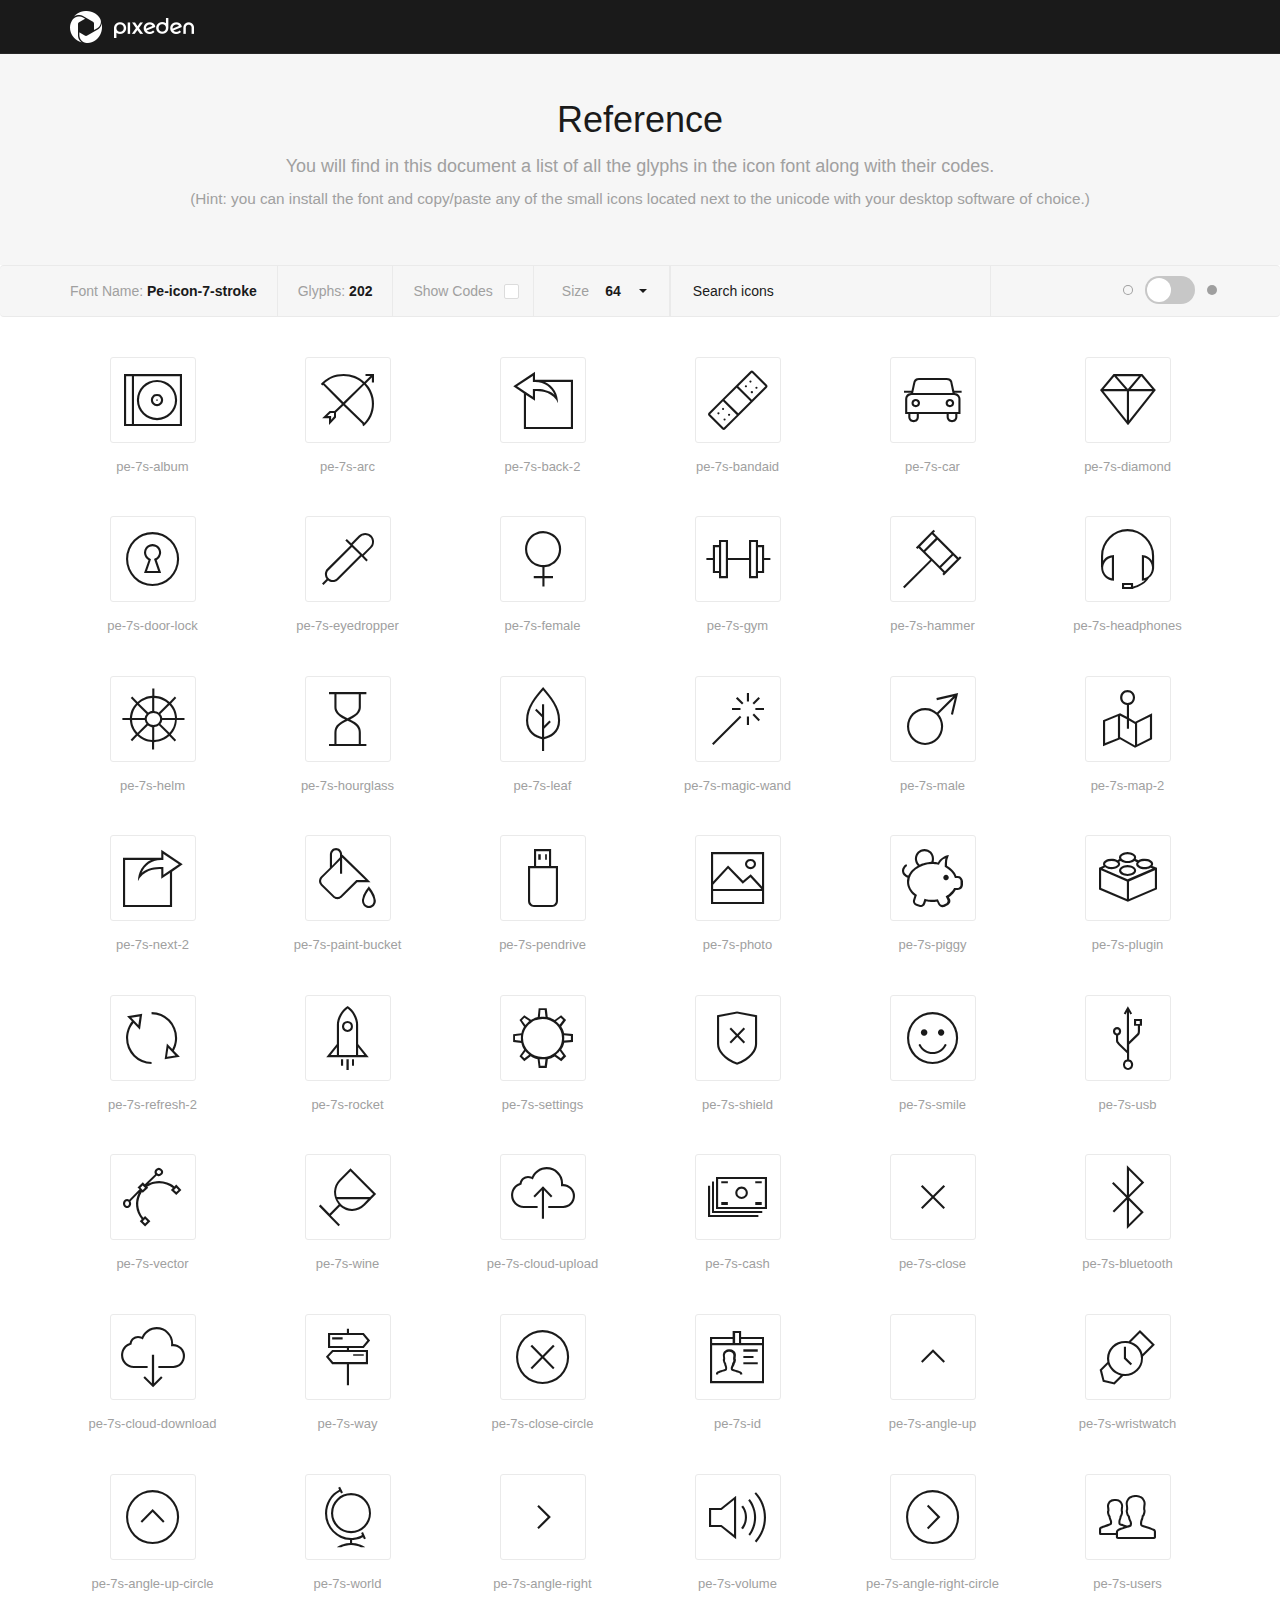
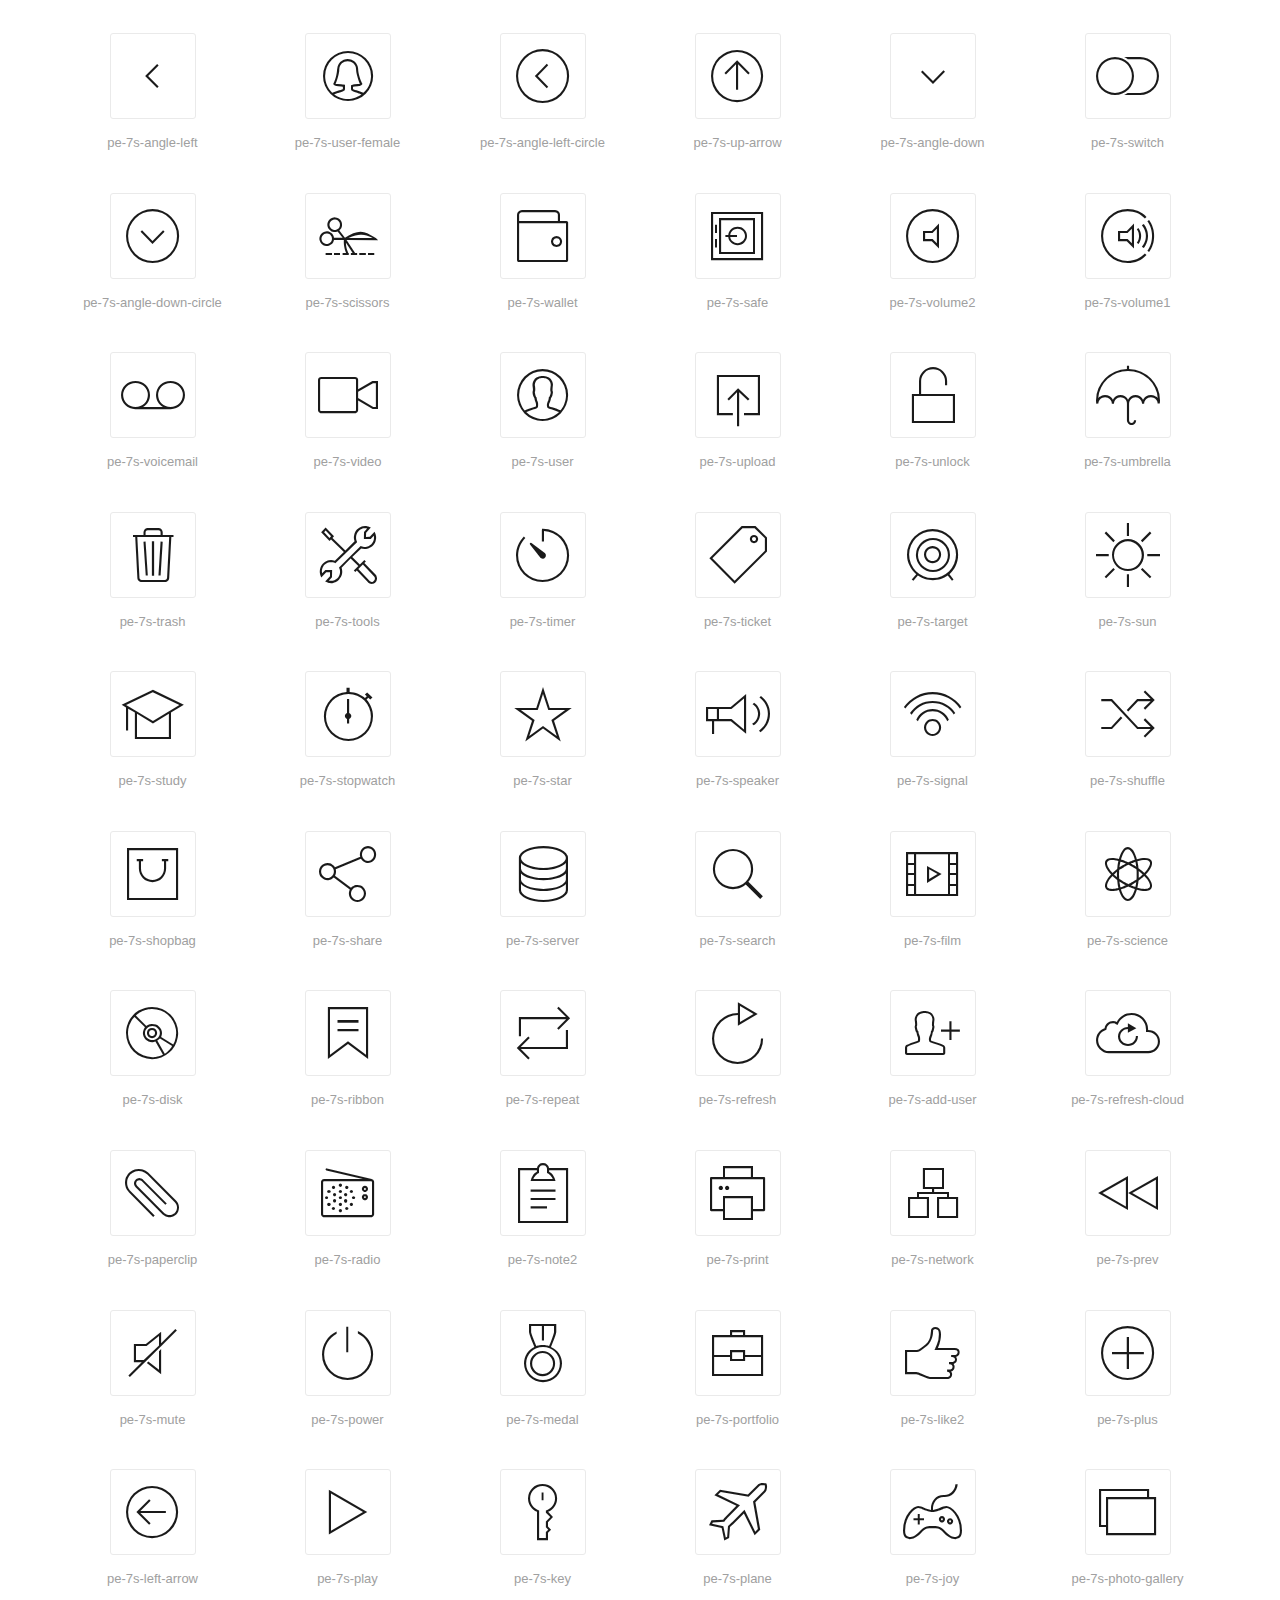
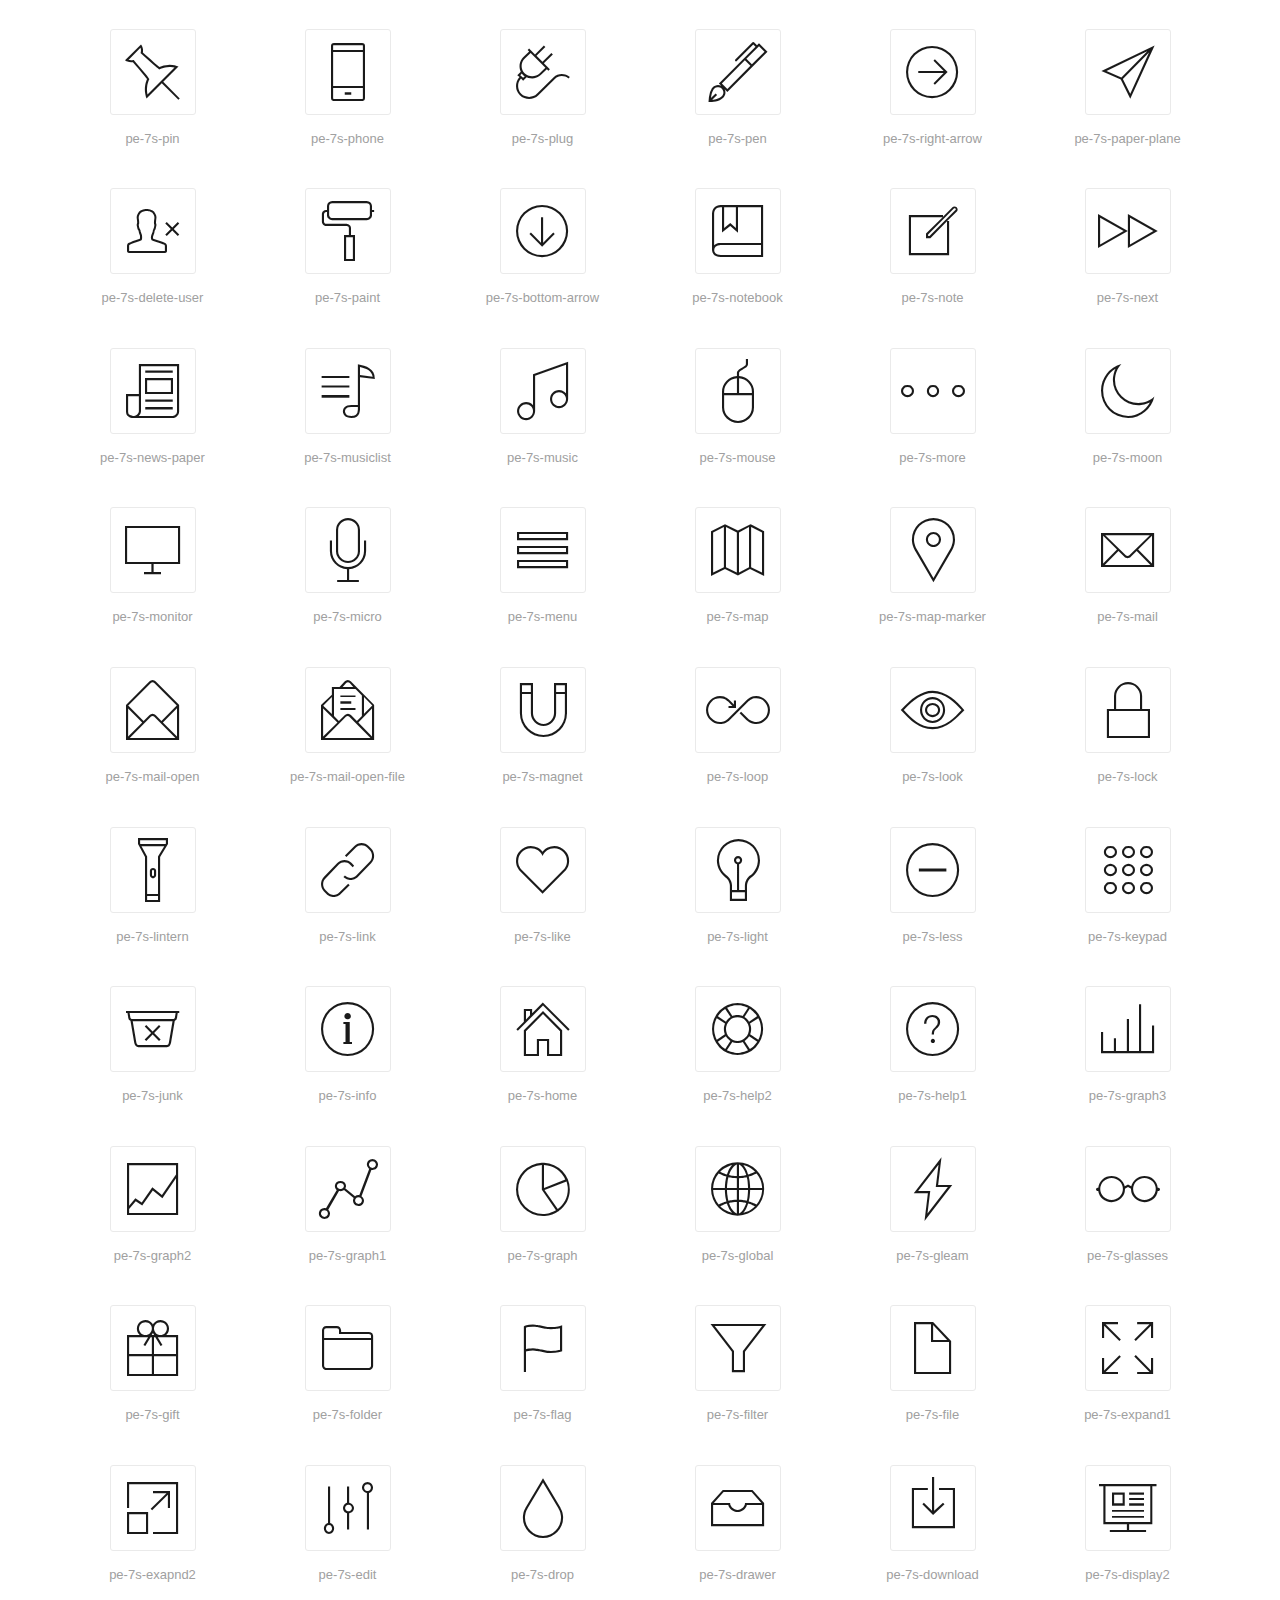
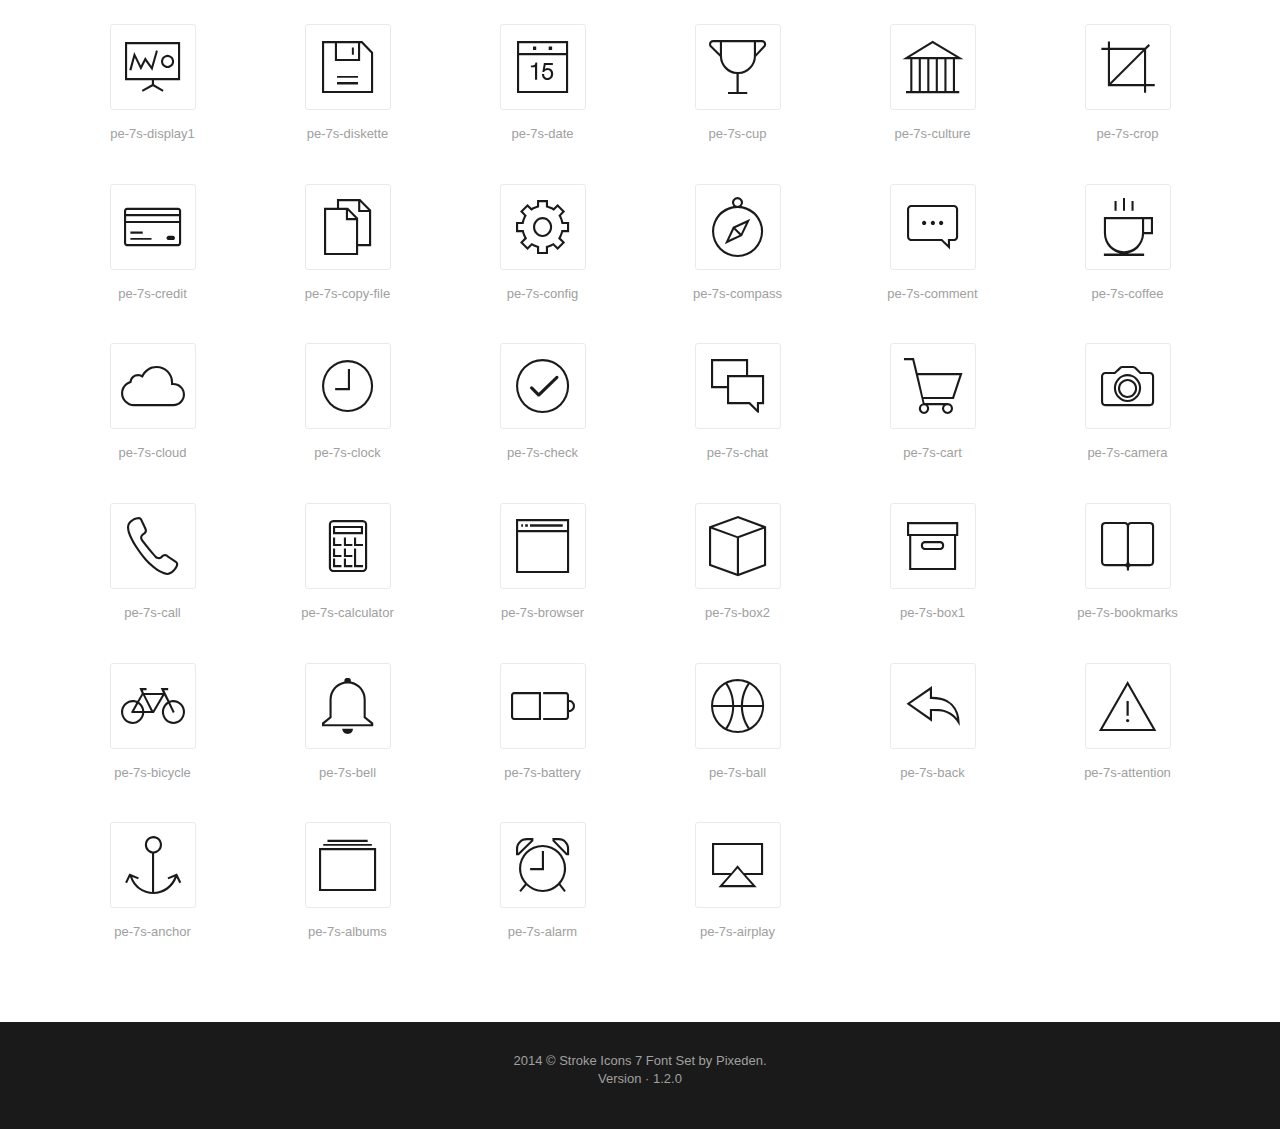
<file: Icon-font-7-stroke/reference.html>
<!DOCTYPE html>
<html>
  <head>
    <meta name="viewport" content="width=device-width, initial-scale=1.0">
    <meta charset="UTF-8">
    <title>Reference Icon Font - Stroke Icons 7 - by Pixeden.</title>
    <link rel="stylesheet" href="assets/libs/css/bootstrap.min.css">
    <link rel="stylesheet" href="assets/libs/css/bootstrap-select.css">
    <link rel="stylesheet" href="assets/refs/style.css">
    <link rel="stylesheet" href="assets/Pe-icon-7-stroke.css">
  </head>
  <body>
    <header id="top-bar">
      <div class="container"><img src="assets/images/logo.png" alt="logo"></div>
    </header>
    
    <section id="hero_box">
      <div class="container">
        <h1>Reference</h1>
      <p>You will find in this document a list of all the glyphs in the icon font along with their codes. <br/>
        <small>(Hint: you can install the font and copy/paste any of the small icons located next to the unicode with your desktop software of choice.)</small></p>
      </div>
    </section>
    <section id="font_options_bar">
      <nav id="nav" role="navigation" class="navbar navbar-default font_options">
        <div class="container">
          <div class="navbar-header">
            <button type="button" data-toggle="collapse" data-target="#bs-example-navbar-collapse-1" class="navbar-toggle collapsed"><span class="sr-only">Toggle options</span><span class="mobile-more"></span></button><span>Font Name: <strong>Pe-icon-7-stroke</strong></span>
          </div>
          <div id="bs-example-navbar-collapse-1" class="collapse navbar-collapse">
            <ul class="nav navbar-nav">
              <li>Glyphs: <strong>202</strong></li>
              <li class="code_select">
                <input id="chkbx-1" type="checkbox" class="checkbox">
                <label for="chkbx-1">Show Codes</label>
              </li>
              <li class="size_select">
                <select class="selectpicker">
                  <option value="16">16</option>
                  <option value="32">32</option>
                  <option value="48">48</option>
                  <option value="64" selected>64</option>
                  <option value="80">80</option>
                  <option value="96">96</option>
                  <option value="112">112</option>
                  <option value="128">128</option>
                </select>
              </li>
              <li class="icons-search">
                <input id="search-show" type="checkbox">
                <label for="search-show"><span class="pe-7s-search"></span></label>
                <input id="search" type="text" placeholder="Search icons">
              </li>
            </ul><span class="bg-switch pull-right">
              <input id="s1" type="checkbox" class="sw">
              <label for="s1" class="switch"><span class="bg_circle"></span></label></span>
          </div>
        </div>
      </nav>
    </section>
    <section id="content">
      <div class="container">
        <p id="search-empty">There's no match for your search: <strong></strong></p>
        <div id="all-icons" class="row">
          <div class="font-icon-list col-md-2 col-sm-3 col-xs-6 col-xs-6">
            <div class="font-icon-detail"><span class="pe-7s-album"></span>
              <input type="text" value="pe-7s-album" class="font-icon-name">
            </div>
            <fieldset class="font-icon-code">
              <input type="text" readonly value="e6aa" class="code-value">
              <input type="text" readonly maxlength="1" value="" class="unicode">
              <input type="text" value="&amp;#xe6aa" class="unicode-text">
            </fieldset>
          </div>
          <div class="font-icon-list col-md-2 col-sm-3 col-xs-6 col-xs-6">
            <div class="font-icon-detail"><span class="pe-7s-arc"></span>
              <input type="text" value="pe-7s-arc" class="font-icon-name">
            </div>
            <fieldset class="font-icon-code">
              <input type="text" readonly value="e6ab" class="code-value">
              <input type="text" readonly maxlength="1" value="" class="unicode">
              <input type="text" value="&amp;#xe6ab" class="unicode-text">
            </fieldset>
          </div>
          <div class="font-icon-list col-md-2 col-sm-3 col-xs-6 col-xs-6">
            <div class="font-icon-detail"><span class="pe-7s-back-2"></span>
              <input type="text" value="pe-7s-back-2" class="font-icon-name">
            </div>
            <fieldset class="font-icon-code">
              <input type="text" readonly value="e6ac" class="code-value">
              <input type="text" readonly maxlength="1" value="" class="unicode">
              <input type="text" value="&amp;#xe6ac" class="unicode-text">
            </fieldset>
          </div>
          <div class="font-icon-list col-md-2 col-sm-3 col-xs-6 col-xs-6">
            <div class="font-icon-detail"><span class="pe-7s-bandaid"></span>
              <input type="text" value="pe-7s-bandaid" class="font-icon-name">
            </div>
            <fieldset class="font-icon-code">
              <input type="text" readonly value="e6ad" class="code-value">
              <input type="text" readonly maxlength="1" value="" class="unicode">
              <input type="text" value="&amp;#xe6ad" class="unicode-text">
            </fieldset>
          </div>
          <div class="font-icon-list col-md-2 col-sm-3 col-xs-6 col-xs-6">
            <div class="font-icon-detail"><span class="pe-7s-car"></span>
              <input type="text" value="pe-7s-car" class="font-icon-name">
            </div>
            <fieldset class="font-icon-code">
              <input type="text" readonly value="e6ae" class="code-value">
              <input type="text" readonly maxlength="1" value="" class="unicode">
              <input type="text" value="&amp;#xe6ae" class="unicode-text">
            </fieldset>
          </div>
          <div class="font-icon-list col-md-2 col-sm-3 col-xs-6 col-xs-6">
            <div class="font-icon-detail"><span class="pe-7s-diamond"></span>
              <input type="text" value="pe-7s-diamond" class="font-icon-name">
            </div>
            <fieldset class="font-icon-code">
              <input type="text" readonly value="e6af" class="code-value">
              <input type="text" readonly maxlength="1" value="" class="unicode">
              <input type="text" value="&amp;#xe6af" class="unicode-text">
            </fieldset>
          </div>
          <div class="font-icon-list col-md-2 col-sm-3 col-xs-6 col-xs-6">
            <div class="font-icon-detail"><span class="pe-7s-door-lock"></span>
              <input type="text" value="pe-7s-door-lock" class="font-icon-name">
            </div>
            <fieldset class="font-icon-code">
              <input type="text" readonly value="e6b0" class="code-value">
              <input type="text" readonly maxlength="1" value="" class="unicode">
              <input type="text" value="&amp;#xe6b0" class="unicode-text">
            </fieldset>
          </div>
          <div class="font-icon-list col-md-2 col-sm-3 col-xs-6 col-xs-6">
            <div class="font-icon-detail"><span class="pe-7s-eyedropper"></span>
              <input type="text" value="pe-7s-eyedropper" class="font-icon-name">
            </div>
            <fieldset class="font-icon-code">
              <input type="text" readonly value="e6b1" class="code-value">
              <input type="text" readonly maxlength="1" value="" class="unicode">
              <input type="text" value="&amp;#xe6b1" class="unicode-text">
            </fieldset>
          </div>
          <div class="font-icon-list col-md-2 col-sm-3 col-xs-6 col-xs-6">
            <div class="font-icon-detail"><span class="pe-7s-female"></span>
              <input type="text" value="pe-7s-female" class="font-icon-name">
            </div>
            <fieldset class="font-icon-code">
              <input type="text" readonly value="e6b2" class="code-value">
              <input type="text" readonly maxlength="1" value="" class="unicode">
              <input type="text" value="&amp;#xe6b2" class="unicode-text">
            </fieldset>
          </div>
          <div class="font-icon-list col-md-2 col-sm-3 col-xs-6 col-xs-6">
            <div class="font-icon-detail"><span class="pe-7s-gym"></span>
              <input type="text" value="pe-7s-gym" class="font-icon-name">
            </div>
            <fieldset class="font-icon-code">
              <input type="text" readonly value="e6b3" class="code-value">
              <input type="text" readonly maxlength="1" value="" class="unicode">
              <input type="text" value="&amp;#xe6b3" class="unicode-text">
            </fieldset>
          </div>
          <div class="font-icon-list col-md-2 col-sm-3 col-xs-6 col-xs-6">
            <div class="font-icon-detail"><span class="pe-7s-hammer"></span>
              <input type="text" value="pe-7s-hammer" class="font-icon-name">
            </div>
            <fieldset class="font-icon-code">
              <input type="text" readonly value="e6b4" class="code-value">
              <input type="text" readonly maxlength="1" value="" class="unicode">
              <input type="text" value="&amp;#xe6b4" class="unicode-text">
            </fieldset>
          </div>
          <div class="font-icon-list col-md-2 col-sm-3 col-xs-6 col-xs-6">
            <div class="font-icon-detail"><span class="pe-7s-headphones"></span>
              <input type="text" value="pe-7s-headphones" class="font-icon-name">
            </div>
            <fieldset class="font-icon-code">
              <input type="text" readonly value="e6b5" class="code-value">
              <input type="text" readonly maxlength="1" value="" class="unicode">
              <input type="text" value="&amp;#xe6b5" class="unicode-text">
            </fieldset>
          </div>
          <div class="font-icon-list col-md-2 col-sm-3 col-xs-6 col-xs-6">
            <div class="font-icon-detail"><span class="pe-7s-helm"></span>
              <input type="text" value="pe-7s-helm" class="font-icon-name">
            </div>
            <fieldset class="font-icon-code">
              <input type="text" readonly value="e6b6" class="code-value">
              <input type="text" readonly maxlength="1" value="" class="unicode">
              <input type="text" value="&amp;#xe6b6" class="unicode-text">
            </fieldset>
          </div>
          <div class="font-icon-list col-md-2 col-sm-3 col-xs-6 col-xs-6">
            <div class="font-icon-detail"><span class="pe-7s-hourglass"></span>
              <input type="text" value="pe-7s-hourglass" class="font-icon-name">
            </div>
            <fieldset class="font-icon-code">
              <input type="text" readonly value="e6b7" class="code-value">
              <input type="text" readonly maxlength="1" value="" class="unicode">
              <input type="text" value="&amp;#xe6b7" class="unicode-text">
            </fieldset>
          </div>
          <div class="font-icon-list col-md-2 col-sm-3 col-xs-6 col-xs-6">
            <div class="font-icon-detail"><span class="pe-7s-leaf"></span>
              <input type="text" value="pe-7s-leaf" class="font-icon-name">
            </div>
            <fieldset class="font-icon-code">
              <input type="text" readonly value="e6b8" class="code-value">
              <input type="text" readonly maxlength="1" value="" class="unicode">
              <input type="text" value="&amp;#xe6b8" class="unicode-text">
            </fieldset>
          </div>
          <div class="font-icon-list col-md-2 col-sm-3 col-xs-6 col-xs-6">
            <div class="font-icon-detail"><span class="pe-7s-magic-wand"></span>
              <input type="text" value="pe-7s-magic-wand" class="font-icon-name">
            </div>
            <fieldset class="font-icon-code">
              <input type="text" readonly value="e6b9" class="code-value">
              <input type="text" readonly maxlength="1" value="" class="unicode">
              <input type="text" value="&amp;#xe6b9" class="unicode-text">
            </fieldset>
          </div>
          <div class="font-icon-list col-md-2 col-sm-3 col-xs-6 col-xs-6">
            <div class="font-icon-detail"><span class="pe-7s-male"></span>
              <input type="text" value="pe-7s-male" class="font-icon-name">
            </div>
            <fieldset class="font-icon-code">
              <input type="text" readonly value="e6ba" class="code-value">
              <input type="text" readonly maxlength="1" value="" class="unicode">
              <input type="text" value="&amp;#xe6ba" class="unicode-text">
            </fieldset>
          </div>
          <div class="font-icon-list col-md-2 col-sm-3 col-xs-6 col-xs-6">
            <div class="font-icon-detail"><span class="pe-7s-map-2"></span>
              <input type="text" value="pe-7s-map-2" class="font-icon-name">
            </div>
            <fieldset class="font-icon-code">
              <input type="text" readonly value="e6bb" class="code-value">
              <input type="text" readonly maxlength="1" value="" class="unicode">
              <input type="text" value="&amp;#xe6bb" class="unicode-text">
            </fieldset>
          </div>
          <div class="font-icon-list col-md-2 col-sm-3 col-xs-6 col-xs-6">
            <div class="font-icon-detail"><span class="pe-7s-next-2"></span>
              <input type="text" value="pe-7s-next-2" class="font-icon-name">
            </div>
            <fieldset class="font-icon-code">
              <input type="text" readonly value="e6bc" class="code-value">
              <input type="text" readonly maxlength="1" value="" class="unicode">
              <input type="text" value="&amp;#xe6bc" class="unicode-text">
            </fieldset>
          </div>
          <div class="font-icon-list col-md-2 col-sm-3 col-xs-6 col-xs-6">
            <div class="font-icon-detail"><span class="pe-7s-paint-bucket"></span>
              <input type="text" value="pe-7s-paint-bucket" class="font-icon-name">
            </div>
            <fieldset class="font-icon-code">
              <input type="text" readonly value="e6bd" class="code-value">
              <input type="text" readonly maxlength="1" value="" class="unicode">
              <input type="text" value="&amp;#xe6bd" class="unicode-text">
            </fieldset>
          </div>
          <div class="font-icon-list col-md-2 col-sm-3 col-xs-6 col-xs-6">
            <div class="font-icon-detail"><span class="pe-7s-pendrive"></span>
              <input type="text" value="pe-7s-pendrive" class="font-icon-name">
            </div>
            <fieldset class="font-icon-code">
              <input type="text" readonly value="e6be" class="code-value">
              <input type="text" readonly maxlength="1" value="" class="unicode">
              <input type="text" value="&amp;#xe6be" class="unicode-text">
            </fieldset>
          </div>
          <div class="font-icon-list col-md-2 col-sm-3 col-xs-6 col-xs-6">
            <div class="font-icon-detail"><span class="pe-7s-photo"></span>
              <input type="text" value="pe-7s-photo" class="font-icon-name">
            </div>
            <fieldset class="font-icon-code">
              <input type="text" readonly value="e6bf" class="code-value">
              <input type="text" readonly maxlength="1" value="" class="unicode">
              <input type="text" value="&amp;#xe6bf" class="unicode-text">
            </fieldset>
          </div>
          <div class="font-icon-list col-md-2 col-sm-3 col-xs-6 col-xs-6">
            <div class="font-icon-detail"><span class="pe-7s-piggy"></span>
              <input type="text" value="pe-7s-piggy" class="font-icon-name">
            </div>
            <fieldset class="font-icon-code">
              <input type="text" readonly value="e6c0" class="code-value">
              <input type="text" readonly maxlength="1" value="" class="unicode">
              <input type="text" value="&amp;#xe6c0" class="unicode-text">
            </fieldset>
          </div>
          <div class="font-icon-list col-md-2 col-sm-3 col-xs-6 col-xs-6">
            <div class="font-icon-detail"><span class="pe-7s-plugin"></span>
              <input type="text" value="pe-7s-plugin" class="font-icon-name">
            </div>
            <fieldset class="font-icon-code">
              <input type="text" readonly value="e6c1" class="code-value">
              <input type="text" readonly maxlength="1" value="" class="unicode">
              <input type="text" value="&amp;#xe6c1" class="unicode-text">
            </fieldset>
          </div>
          <div class="font-icon-list col-md-2 col-sm-3 col-xs-6 col-xs-6">
            <div class="font-icon-detail"><span class="pe-7s-refresh-2"></span>
              <input type="text" value="pe-7s-refresh-2" class="font-icon-name">
            </div>
            <fieldset class="font-icon-code">
              <input type="text" readonly value="e6c2" class="code-value">
              <input type="text" readonly maxlength="1" value="" class="unicode">
              <input type="text" value="&amp;#xe6c2" class="unicode-text">
            </fieldset>
          </div>
          <div class="font-icon-list col-md-2 col-sm-3 col-xs-6 col-xs-6">
            <div class="font-icon-detail"><span class="pe-7s-rocket"></span>
              <input type="text" value="pe-7s-rocket" class="font-icon-name">
            </div>
            <fieldset class="font-icon-code">
              <input type="text" readonly value="e6c3" class="code-value">
              <input type="text" readonly maxlength="1" value="" class="unicode">
              <input type="text" value="&amp;#xe6c3" class="unicode-text">
            </fieldset>
          </div>
          <div class="font-icon-list col-md-2 col-sm-3 col-xs-6 col-xs-6">
            <div class="font-icon-detail"><span class="pe-7s-settings"></span>
              <input type="text" value="pe-7s-settings" class="font-icon-name">
            </div>
            <fieldset class="font-icon-code">
              <input type="text" readonly value="e6c4" class="code-value">
              <input type="text" readonly maxlength="1" value="" class="unicode">
              <input type="text" value="&amp;#xe6c4" class="unicode-text">
            </fieldset>
          </div>
          <div class="font-icon-list col-md-2 col-sm-3 col-xs-6 col-xs-6">
            <div class="font-icon-detail"><span class="pe-7s-shield"></span>
              <input type="text" value="pe-7s-shield" class="font-icon-name">
            </div>
            <fieldset class="font-icon-code">
              <input type="text" readonly value="e6c5" class="code-value">
              <input type="text" readonly maxlength="1" value="" class="unicode">
              <input type="text" value="&amp;#xe6c5" class="unicode-text">
            </fieldset>
          </div>
          <div class="font-icon-list col-md-2 col-sm-3 col-xs-6 col-xs-6">
            <div class="font-icon-detail"><span class="pe-7s-smile"></span>
              <input type="text" value="pe-7s-smile" class="font-icon-name">
            </div>
            <fieldset class="font-icon-code">
              <input type="text" readonly value="e6c6" class="code-value">
              <input type="text" readonly maxlength="1" value="" class="unicode">
              <input type="text" value="&amp;#xe6c6" class="unicode-text">
            </fieldset>
          </div>
          <div class="font-icon-list col-md-2 col-sm-3 col-xs-6 col-xs-6">
            <div class="font-icon-detail"><span class="pe-7s-usb"></span>
              <input type="text" value="pe-7s-usb" class="font-icon-name">
            </div>
            <fieldset class="font-icon-code">
              <input type="text" readonly value="e6c7" class="code-value">
              <input type="text" readonly maxlength="1" value="" class="unicode">
              <input type="text" value="&amp;#xe6c7" class="unicode-text">
            </fieldset>
          </div>
          <div class="font-icon-list col-md-2 col-sm-3 col-xs-6 col-xs-6">
            <div class="font-icon-detail"><span class="pe-7s-vector"></span>
              <input type="text" value="pe-7s-vector" class="font-icon-name">
            </div>
            <fieldset class="font-icon-code">
              <input type="text" readonly value="e6c8" class="code-value">
              <input type="text" readonly maxlength="1" value="" class="unicode">
              <input type="text" value="&amp;#xe6c8" class="unicode-text">
            </fieldset>
          </div>
          <div class="font-icon-list col-md-2 col-sm-3 col-xs-6 col-xs-6">
            <div class="font-icon-detail"><span class="pe-7s-wine"></span>
              <input type="text" value="pe-7s-wine" class="font-icon-name">
            </div>
            <fieldset class="font-icon-code">
              <input type="text" readonly value="e6c9" class="code-value">
              <input type="text" readonly maxlength="1" value="" class="unicode">
              <input type="text" value="&amp;#xe6c9" class="unicode-text">
            </fieldset>
          </div>
          <div class="font-icon-list col-md-2 col-sm-3 col-xs-6 col-xs-6">
            <div class="font-icon-detail"><span class="pe-7s-cloud-upload"></span>
              <input type="text" value="pe-7s-cloud-upload" class="font-icon-name">
            </div>
            <fieldset class="font-icon-code">
              <input type="text" readonly value="e68a" class="code-value">
              <input type="text" readonly maxlength="1" value="" class="unicode">
              <input type="text" value="&amp;#xe68a" class="unicode-text">
            </fieldset>
          </div>
          <div class="font-icon-list col-md-2 col-sm-3 col-xs-6 col-xs-6">
            <div class="font-icon-detail"><span class="pe-7s-cash"></span>
              <input type="text" value="pe-7s-cash" class="font-icon-name">
            </div>
            <fieldset class="font-icon-code">
              <input type="text" readonly value="e68c" class="code-value">
              <input type="text" readonly maxlength="1" value="" class="unicode">
              <input type="text" value="&amp;#xe68c" class="unicode-text">
            </fieldset>
          </div>
          <div class="font-icon-list col-md-2 col-sm-3 col-xs-6 col-xs-6">
            <div class="font-icon-detail"><span class="pe-7s-close"></span>
              <input type="text" value="pe-7s-close" class="font-icon-name">
            </div>
            <fieldset class="font-icon-code">
              <input type="text" readonly value="e680" class="code-value">
              <input type="text" readonly maxlength="1" value="" class="unicode">
              <input type="text" value="&amp;#xe680" class="unicode-text">
            </fieldset>
          </div>
          <div class="font-icon-list col-md-2 col-sm-3 col-xs-6 col-xs-6">
            <div class="font-icon-detail"><span class="pe-7s-bluetooth"></span>
              <input type="text" value="pe-7s-bluetooth" class="font-icon-name">
            </div>
            <fieldset class="font-icon-code">
              <input type="text" readonly value="e68d" class="code-value">
              <input type="text" readonly maxlength="1" value="" class="unicode">
              <input type="text" value="&amp;#xe68d" class="unicode-text">
            </fieldset>
          </div>
          <div class="font-icon-list col-md-2 col-sm-3 col-xs-6 col-xs-6">
            <div class="font-icon-detail"><span class="pe-7s-cloud-download"></span>
              <input type="text" value="pe-7s-cloud-download" class="font-icon-name">
            </div>
            <fieldset class="font-icon-code">
              <input type="text" readonly value="e68b" class="code-value">
              <input type="text" readonly maxlength="1" value="" class="unicode">
              <input type="text" value="&amp;#xe68b" class="unicode-text">
            </fieldset>
          </div>
          <div class="font-icon-list col-md-2 col-sm-3 col-xs-6 col-xs-6">
            <div class="font-icon-detail"><span class="pe-7s-way"></span>
              <input type="text" value="pe-7s-way" class="font-icon-name">
            </div>
            <fieldset class="font-icon-code">
              <input type="text" readonly value="e68e" class="code-value">
              <input type="text" readonly maxlength="1" value="" class="unicode">
              <input type="text" value="&amp;#xe68e" class="unicode-text">
            </fieldset>
          </div>
          <div class="font-icon-list col-md-2 col-sm-3 col-xs-6 col-xs-6">
            <div class="font-icon-detail"><span class="pe-7s-close-circle"></span>
              <input type="text" value="pe-7s-close-circle" class="font-icon-name">
            </div>
            <fieldset class="font-icon-code">
              <input type="text" readonly value="e681" class="code-value">
              <input type="text" readonly maxlength="1" value="" class="unicode">
              <input type="text" value="&amp;#xe681" class="unicode-text">
            </fieldset>
          </div>
          <div class="font-icon-list col-md-2 col-sm-3 col-xs-6 col-xs-6">
            <div class="font-icon-detail"><span class="pe-7s-id"></span>
              <input type="text" value="pe-7s-id" class="font-icon-name">
            </div>
            <fieldset class="font-icon-code">
              <input type="text" readonly value="e68f" class="code-value">
              <input type="text" readonly maxlength="1" value="" class="unicode">
              <input type="text" value="&amp;#xe68f" class="unicode-text">
            </fieldset>
          </div>
          <div class="font-icon-list col-md-2 col-sm-3 col-xs-6 col-xs-6">
            <div class="font-icon-detail"><span class="pe-7s-angle-up"></span>
              <input type="text" value="pe-7s-angle-up" class="font-icon-name">
            </div>
            <fieldset class="font-icon-code">
              <input type="text" readonly value="e682" class="code-value">
              <input type="text" readonly maxlength="1" value="" class="unicode">
              <input type="text" value="&amp;#xe682" class="unicode-text">
            </fieldset>
          </div>
          <div class="font-icon-list col-md-2 col-sm-3 col-xs-6 col-xs-6">
            <div class="font-icon-detail"><span class="pe-7s-wristwatch"></span>
              <input type="text" value="pe-7s-wristwatch" class="font-icon-name">
            </div>
            <fieldset class="font-icon-code">
              <input type="text" readonly value="e690" class="code-value">
              <input type="text" readonly maxlength="1" value="" class="unicode">
              <input type="text" value="&amp;#xe690" class="unicode-text">
            </fieldset>
          </div>
          <div class="font-icon-list col-md-2 col-sm-3 col-xs-6 col-xs-6">
            <div class="font-icon-detail"><span class="pe-7s-angle-up-circle"></span>
              <input type="text" value="pe-7s-angle-up-circle" class="font-icon-name">
            </div>
            <fieldset class="font-icon-code">
              <input type="text" readonly value="e683" class="code-value">
              <input type="text" readonly maxlength="1" value="" class="unicode">
              <input type="text" value="&amp;#xe683" class="unicode-text">
            </fieldset>
          </div>
          <div class="font-icon-list col-md-2 col-sm-3 col-xs-6 col-xs-6">
            <div class="font-icon-detail"><span class="pe-7s-world"></span>
              <input type="text" value="pe-7s-world" class="font-icon-name">
            </div>
            <fieldset class="font-icon-code">
              <input type="text" readonly value="e691" class="code-value">
              <input type="text" readonly maxlength="1" value="" class="unicode">
              <input type="text" value="&amp;#xe691" class="unicode-text">
            </fieldset>
          </div>
          <div class="font-icon-list col-md-2 col-sm-3 col-xs-6 col-xs-6">
            <div class="font-icon-detail"><span class="pe-7s-angle-right"></span>
              <input type="text" value="pe-7s-angle-right" class="font-icon-name">
            </div>
            <fieldset class="font-icon-code">
              <input type="text" readonly value="e684" class="code-value">
              <input type="text" readonly maxlength="1" value="" class="unicode">
              <input type="text" value="&amp;#xe684" class="unicode-text">
            </fieldset>
          </div>
          <div class="font-icon-list col-md-2 col-sm-3 col-xs-6 col-xs-6">
            <div class="font-icon-detail"><span class="pe-7s-volume"></span>
              <input type="text" value="pe-7s-volume" class="font-icon-name">
            </div>
            <fieldset class="font-icon-code">
              <input type="text" readonly value="e692" class="code-value">
              <input type="text" readonly maxlength="1" value="" class="unicode">
              <input type="text" value="&amp;#xe692" class="unicode-text">
            </fieldset>
          </div>
          <div class="font-icon-list col-md-2 col-sm-3 col-xs-6 col-xs-6">
            <div class="font-icon-detail"><span class="pe-7s-angle-right-circle"></span>
              <input type="text" value="pe-7s-angle-right-circle" class="font-icon-name">
            </div>
            <fieldset class="font-icon-code">
              <input type="text" readonly value="e685" class="code-value">
              <input type="text" readonly maxlength="1" value="" class="unicode">
              <input type="text" value="&amp;#xe685" class="unicode-text">
            </fieldset>
          </div>
          <div class="font-icon-list col-md-2 col-sm-3 col-xs-6 col-xs-6">
            <div class="font-icon-detail"><span class="pe-7s-users"></span>
              <input type="text" value="pe-7s-users" class="font-icon-name">
            </div>
            <fieldset class="font-icon-code">
              <input type="text" readonly value="e693" class="code-value">
              <input type="text" readonly maxlength="1" value="" class="unicode">
              <input type="text" value="&amp;#xe693" class="unicode-text">
            </fieldset>
          </div>
          <div class="font-icon-list col-md-2 col-sm-3 col-xs-6 col-xs-6">
            <div class="font-icon-detail"><span class="pe-7s-angle-left"></span>
              <input type="text" value="pe-7s-angle-left" class="font-icon-name">
            </div>
            <fieldset class="font-icon-code">
              <input type="text" readonly value="e686" class="code-value">
              <input type="text" readonly maxlength="1" value="" class="unicode">
              <input type="text" value="&amp;#xe686" class="unicode-text">
            </fieldset>
          </div>
          <div class="font-icon-list col-md-2 col-sm-3 col-xs-6 col-xs-6">
            <div class="font-icon-detail"><span class="pe-7s-user-female"></span>
              <input type="text" value="pe-7s-user-female" class="font-icon-name">
            </div>
            <fieldset class="font-icon-code">
              <input type="text" readonly value="e694" class="code-value">
              <input type="text" readonly maxlength="1" value="" class="unicode">
              <input type="text" value="&amp;#xe694" class="unicode-text">
            </fieldset>
          </div>
          <div class="font-icon-list col-md-2 col-sm-3 col-xs-6 col-xs-6">
            <div class="font-icon-detail"><span class="pe-7s-angle-left-circle"></span>
              <input type="text" value="pe-7s-angle-left-circle" class="font-icon-name">
            </div>
            <fieldset class="font-icon-code">
              <input type="text" readonly value="e687" class="code-value">
              <input type="text" readonly maxlength="1" value="" class="unicode">
              <input type="text" value="&amp;#xe687" class="unicode-text">
            </fieldset>
          </div>
          <div class="font-icon-list col-md-2 col-sm-3 col-xs-6 col-xs-6">
            <div class="font-icon-detail"><span class="pe-7s-up-arrow"></span>
              <input type="text" value="pe-7s-up-arrow" class="font-icon-name">
            </div>
            <fieldset class="font-icon-code">
              <input type="text" readonly value="e695" class="code-value">
              <input type="text" readonly maxlength="1" value="" class="unicode">
              <input type="text" value="&amp;#xe695" class="unicode-text">
            </fieldset>
          </div>
          <div class="font-icon-list col-md-2 col-sm-3 col-xs-6 col-xs-6">
            <div class="font-icon-detail"><span class="pe-7s-angle-down"></span>
              <input type="text" value="pe-7s-angle-down" class="font-icon-name">
            </div>
            <fieldset class="font-icon-code">
              <input type="text" readonly value="e688" class="code-value">
              <input type="text" readonly maxlength="1" value="" class="unicode">
              <input type="text" value="&amp;#xe688" class="unicode-text">
            </fieldset>
          </div>
          <div class="font-icon-list col-md-2 col-sm-3 col-xs-6 col-xs-6">
            <div class="font-icon-detail"><span class="pe-7s-switch"></span>
              <input type="text" value="pe-7s-switch" class="font-icon-name">
            </div>
            <fieldset class="font-icon-code">
              <input type="text" readonly value="e696" class="code-value">
              <input type="text" readonly maxlength="1" value="" class="unicode">
              <input type="text" value="&amp;#xe696" class="unicode-text">
            </fieldset>
          </div>
          <div class="font-icon-list col-md-2 col-sm-3 col-xs-6 col-xs-6">
            <div class="font-icon-detail"><span class="pe-7s-angle-down-circle"></span>
              <input type="text" value="pe-7s-angle-down-circle" class="font-icon-name">
            </div>
            <fieldset class="font-icon-code">
              <input type="text" readonly value="e689" class="code-value">
              <input type="text" readonly maxlength="1" value="" class="unicode">
              <input type="text" value="&amp;#xe689" class="unicode-text">
            </fieldset>
          </div>
          <div class="font-icon-list col-md-2 col-sm-3 col-xs-6 col-xs-6">
            <div class="font-icon-detail"><span class="pe-7s-scissors"></span>
              <input type="text" value="pe-7s-scissors" class="font-icon-name">
            </div>
            <fieldset class="font-icon-code">
              <input type="text" readonly value="e697" class="code-value">
              <input type="text" readonly maxlength="1" value="" class="unicode">
              <input type="text" value="&amp;#xe697" class="unicode-text">
            </fieldset>
          </div>
          <div class="font-icon-list col-md-2 col-sm-3 col-xs-6 col-xs-6">
            <div class="font-icon-detail"><span class="pe-7s-wallet"></span>
              <input type="text" value="pe-7s-wallet" class="font-icon-name">
            </div>
            <fieldset class="font-icon-code">
              <input type="text" readonly value="e600" class="code-value">
              <input type="text" readonly maxlength="1" value="" class="unicode">
              <input type="text" value="&amp;#xe600" class="unicode-text">
            </fieldset>
          </div>
          <div class="font-icon-list col-md-2 col-sm-3 col-xs-6 col-xs-6">
            <div class="font-icon-detail"><span class="pe-7s-safe"></span>
              <input type="text" value="pe-7s-safe" class="font-icon-name">
            </div>
            <fieldset class="font-icon-code">
              <input type="text" readonly value="e698" class="code-value">
              <input type="text" readonly maxlength="1" value="" class="unicode">
              <input type="text" value="&amp;#xe698" class="unicode-text">
            </fieldset>
          </div>
          <div class="font-icon-list col-md-2 col-sm-3 col-xs-6 col-xs-6">
            <div class="font-icon-detail"><span class="pe-7s-volume2"></span>
              <input type="text" value="pe-7s-volume2" class="font-icon-name">
            </div>
            <fieldset class="font-icon-code">
              <input type="text" readonly value="e601" class="code-value">
              <input type="text" readonly maxlength="1" value="" class="unicode">
              <input type="text" value="&amp;#xe601" class="unicode-text">
            </fieldset>
          </div>
          <div class="font-icon-list col-md-2 col-sm-3 col-xs-6 col-xs-6">
            <div class="font-icon-detail"><span class="pe-7s-volume1"></span>
              <input type="text" value="pe-7s-volume1" class="font-icon-name">
            </div>
            <fieldset class="font-icon-code">
              <input type="text" readonly value="e602" class="code-value">
              <input type="text" readonly maxlength="1" value="" class="unicode">
              <input type="text" value="&amp;#xe602" class="unicode-text">
            </fieldset>
          </div>
          <div class="font-icon-list col-md-2 col-sm-3 col-xs-6 col-xs-6">
            <div class="font-icon-detail"><span class="pe-7s-voicemail"></span>
              <input type="text" value="pe-7s-voicemail" class="font-icon-name">
            </div>
            <fieldset class="font-icon-code">
              <input type="text" readonly value="e603" class="code-value">
              <input type="text" readonly maxlength="1" value="" class="unicode">
              <input type="text" value="&amp;#xe603" class="unicode-text">
            </fieldset>
          </div>
          <div class="font-icon-list col-md-2 col-sm-3 col-xs-6 col-xs-6">
            <div class="font-icon-detail"><span class="pe-7s-video"></span>
              <input type="text" value="pe-7s-video" class="font-icon-name">
            </div>
            <fieldset class="font-icon-code">
              <input type="text" readonly value="e604" class="code-value">
              <input type="text" readonly maxlength="1" value="" class="unicode">
              <input type="text" value="&amp;#xe604" class="unicode-text">
            </fieldset>
          </div>
          <div class="font-icon-list col-md-2 col-sm-3 col-xs-6 col-xs-6">
            <div class="font-icon-detail"><span class="pe-7s-user"></span>
              <input type="text" value="pe-7s-user" class="font-icon-name">
            </div>
            <fieldset class="font-icon-code">
              <input type="text" readonly value="e605" class="code-value">
              <input type="text" readonly maxlength="1" value="" class="unicode">
              <input type="text" value="&amp;#xe605" class="unicode-text">
            </fieldset>
          </div>
          <div class="font-icon-list col-md-2 col-sm-3 col-xs-6 col-xs-6">
            <div class="font-icon-detail"><span class="pe-7s-upload"></span>
              <input type="text" value="pe-7s-upload" class="font-icon-name">
            </div>
            <fieldset class="font-icon-code">
              <input type="text" readonly value="e606" class="code-value">
              <input type="text" readonly maxlength="1" value="" class="unicode">
              <input type="text" value="&amp;#xe606" class="unicode-text">
            </fieldset>
          </div>
          <div class="font-icon-list col-md-2 col-sm-3 col-xs-6 col-xs-6">
            <div class="font-icon-detail"><span class="pe-7s-unlock"></span>
              <input type="text" value="pe-7s-unlock" class="font-icon-name">
            </div>
            <fieldset class="font-icon-code">
              <input type="text" readonly value="e607" class="code-value">
              <input type="text" readonly maxlength="1" value="" class="unicode">
              <input type="text" value="&amp;#xe607" class="unicode-text">
            </fieldset>
          </div>
          <div class="font-icon-list col-md-2 col-sm-3 col-xs-6 col-xs-6">
            <div class="font-icon-detail"><span class="pe-7s-umbrella"></span>
              <input type="text" value="pe-7s-umbrella" class="font-icon-name">
            </div>
            <fieldset class="font-icon-code">
              <input type="text" readonly value="e608" class="code-value">
              <input type="text" readonly maxlength="1" value="" class="unicode">
              <input type="text" value="&amp;#xe608" class="unicode-text">
            </fieldset>
          </div>
          <div class="font-icon-list col-md-2 col-sm-3 col-xs-6 col-xs-6">
            <div class="font-icon-detail"><span class="pe-7s-trash"></span>
              <input type="text" value="pe-7s-trash" class="font-icon-name">
            </div>
            <fieldset class="font-icon-code">
              <input type="text" readonly value="e609" class="code-value">
              <input type="text" readonly maxlength="1" value="" class="unicode">
              <input type="text" value="&amp;#xe609" class="unicode-text">
            </fieldset>
          </div>
          <div class="font-icon-list col-md-2 col-sm-3 col-xs-6 col-xs-6">
            <div class="font-icon-detail"><span class="pe-7s-tools"></span>
              <input type="text" value="pe-7s-tools" class="font-icon-name">
            </div>
            <fieldset class="font-icon-code">
              <input type="text" readonly value="e60a" class="code-value">
              <input type="text" readonly maxlength="1" value="" class="unicode">
              <input type="text" value="&amp;#xe60a" class="unicode-text">
            </fieldset>
          </div>
          <div class="font-icon-list col-md-2 col-sm-3 col-xs-6 col-xs-6">
            <div class="font-icon-detail"><span class="pe-7s-timer"></span>
              <input type="text" value="pe-7s-timer" class="font-icon-name">
            </div>
            <fieldset class="font-icon-code">
              <input type="text" readonly value="e60b" class="code-value">
              <input type="text" readonly maxlength="1" value="" class="unicode">
              <input type="text" value="&amp;#xe60b" class="unicode-text">
            </fieldset>
          </div>
          <div class="font-icon-list col-md-2 col-sm-3 col-xs-6 col-xs-6">
            <div class="font-icon-detail"><span class="pe-7s-ticket"></span>
              <input type="text" value="pe-7s-ticket" class="font-icon-name">
            </div>
            <fieldset class="font-icon-code">
              <input type="text" readonly value="e60c" class="code-value">
              <input type="text" readonly maxlength="1" value="" class="unicode">
              <input type="text" value="&amp;#xe60c" class="unicode-text">
            </fieldset>
          </div>
          <div class="font-icon-list col-md-2 col-sm-3 col-xs-6 col-xs-6">
            <div class="font-icon-detail"><span class="pe-7s-target"></span>
              <input type="text" value="pe-7s-target" class="font-icon-name">
            </div>
            <fieldset class="font-icon-code">
              <input type="text" readonly value="e60d" class="code-value">
              <input type="text" readonly maxlength="1" value="" class="unicode">
              <input type="text" value="&amp;#xe60d" class="unicode-text">
            </fieldset>
          </div>
          <div class="font-icon-list col-md-2 col-sm-3 col-xs-6 col-xs-6">
            <div class="font-icon-detail"><span class="pe-7s-sun"></span>
              <input type="text" value="pe-7s-sun" class="font-icon-name">
            </div>
            <fieldset class="font-icon-code">
              <input type="text" readonly value="e60e" class="code-value">
              <input type="text" readonly maxlength="1" value="" class="unicode">
              <input type="text" value="&amp;#xe60e" class="unicode-text">
            </fieldset>
          </div>
          <div class="font-icon-list col-md-2 col-sm-3 col-xs-6 col-xs-6">
            <div class="font-icon-detail"><span class="pe-7s-study"></span>
              <input type="text" value="pe-7s-study" class="font-icon-name">
            </div>
            <fieldset class="font-icon-code">
              <input type="text" readonly value="e60f" class="code-value">
              <input type="text" readonly maxlength="1" value="" class="unicode">
              <input type="text" value="&amp;#xe60f" class="unicode-text">
            </fieldset>
          </div>
          <div class="font-icon-list col-md-2 col-sm-3 col-xs-6 col-xs-6">
            <div class="font-icon-detail"><span class="pe-7s-stopwatch"></span>
              <input type="text" value="pe-7s-stopwatch" class="font-icon-name">
            </div>
            <fieldset class="font-icon-code">
              <input type="text" readonly value="e610" class="code-value">
              <input type="text" readonly maxlength="1" value="" class="unicode">
              <input type="text" value="&amp;#xe610" class="unicode-text">
            </fieldset>
          </div>
          <div class="font-icon-list col-md-2 col-sm-3 col-xs-6 col-xs-6">
            <div class="font-icon-detail"><span class="pe-7s-star"></span>
              <input type="text" value="pe-7s-star" class="font-icon-name">
            </div>
            <fieldset class="font-icon-code">
              <input type="text" readonly value="e611" class="code-value">
              <input type="text" readonly maxlength="1" value="" class="unicode">
              <input type="text" value="&amp;#xe611" class="unicode-text">
            </fieldset>
          </div>
          <div class="font-icon-list col-md-2 col-sm-3 col-xs-6 col-xs-6">
            <div class="font-icon-detail"><span class="pe-7s-speaker"></span>
              <input type="text" value="pe-7s-speaker" class="font-icon-name">
            </div>
            <fieldset class="font-icon-code">
              <input type="text" readonly value="e612" class="code-value">
              <input type="text" readonly maxlength="1" value="" class="unicode">
              <input type="text" value="&amp;#xe612" class="unicode-text">
            </fieldset>
          </div>
          <div class="font-icon-list col-md-2 col-sm-3 col-xs-6 col-xs-6">
            <div class="font-icon-detail"><span class="pe-7s-signal"></span>
              <input type="text" value="pe-7s-signal" class="font-icon-name">
            </div>
            <fieldset class="font-icon-code">
              <input type="text" readonly value="e613" class="code-value">
              <input type="text" readonly maxlength="1" value="" class="unicode">
              <input type="text" value="&amp;#xe613" class="unicode-text">
            </fieldset>
          </div>
          <div class="font-icon-list col-md-2 col-sm-3 col-xs-6 col-xs-6">
            <div class="font-icon-detail"><span class="pe-7s-shuffle"></span>
              <input type="text" value="pe-7s-shuffle" class="font-icon-name">
            </div>
            <fieldset class="font-icon-code">
              <input type="text" readonly value="e614" class="code-value">
              <input type="text" readonly maxlength="1" value="" class="unicode">
              <input type="text" value="&amp;#xe614" class="unicode-text">
            </fieldset>
          </div>
          <div class="font-icon-list col-md-2 col-sm-3 col-xs-6 col-xs-6">
            <div class="font-icon-detail"><span class="pe-7s-shopbag"></span>
              <input type="text" value="pe-7s-shopbag" class="font-icon-name">
            </div>
            <fieldset class="font-icon-code">
              <input type="text" readonly value="e615" class="code-value">
              <input type="text" readonly maxlength="1" value="" class="unicode">
              <input type="text" value="&amp;#xe615" class="unicode-text">
            </fieldset>
          </div>
          <div class="font-icon-list col-md-2 col-sm-3 col-xs-6 col-xs-6">
            <div class="font-icon-detail"><span class="pe-7s-share"></span>
              <input type="text" value="pe-7s-share" class="font-icon-name">
            </div>
            <fieldset class="font-icon-code">
              <input type="text" readonly value="e616" class="code-value">
              <input type="text" readonly maxlength="1" value="" class="unicode">
              <input type="text" value="&amp;#xe616" class="unicode-text">
            </fieldset>
          </div>
          <div class="font-icon-list col-md-2 col-sm-3 col-xs-6 col-xs-6">
            <div class="font-icon-detail"><span class="pe-7s-server"></span>
              <input type="text" value="pe-7s-server" class="font-icon-name">
            </div>
            <fieldset class="font-icon-code">
              <input type="text" readonly value="e617" class="code-value">
              <input type="text" readonly maxlength="1" value="" class="unicode">
              <input type="text" value="&amp;#xe617" class="unicode-text">
            </fieldset>
          </div>
          <div class="font-icon-list col-md-2 col-sm-3 col-xs-6 col-xs-6">
            <div class="font-icon-detail"><span class="pe-7s-search"></span>
              <input type="text" value="pe-7s-search" class="font-icon-name">
            </div>
            <fieldset class="font-icon-code">
              <input type="text" readonly value="e618" class="code-value">
              <input type="text" readonly maxlength="1" value="" class="unicode">
              <input type="text" value="&amp;#xe618" class="unicode-text">
            </fieldset>
          </div>
          <div class="font-icon-list col-md-2 col-sm-3 col-xs-6 col-xs-6">
            <div class="font-icon-detail"><span class="pe-7s-film"></span>
              <input type="text" value="pe-7s-film" class="font-icon-name">
            </div>
            <fieldset class="font-icon-code">
              <input type="text" readonly value="e6a5" class="code-value">
              <input type="text" readonly maxlength="1" value="" class="unicode">
              <input type="text" value="&amp;#xe6a5" class="unicode-text">
            </fieldset>
          </div>
          <div class="font-icon-list col-md-2 col-sm-3 col-xs-6 col-xs-6">
            <div class="font-icon-detail"><span class="pe-7s-science"></span>
              <input type="text" value="pe-7s-science" class="font-icon-name">
            </div>
            <fieldset class="font-icon-code">
              <input type="text" readonly value="e619" class="code-value">
              <input type="text" readonly maxlength="1" value="" class="unicode">
              <input type="text" value="&amp;#xe619" class="unicode-text">
            </fieldset>
          </div>
          <div class="font-icon-list col-md-2 col-sm-3 col-xs-6 col-xs-6">
            <div class="font-icon-detail"><span class="pe-7s-disk"></span>
              <input type="text" value="pe-7s-disk" class="font-icon-name">
            </div>
            <fieldset class="font-icon-code">
              <input type="text" readonly value="e6a6" class="code-value">
              <input type="text" readonly maxlength="1" value="" class="unicode">
              <input type="text" value="&amp;#xe6a6" class="unicode-text">
            </fieldset>
          </div>
          <div class="font-icon-list col-md-2 col-sm-3 col-xs-6 col-xs-6">
            <div class="font-icon-detail"><span class="pe-7s-ribbon"></span>
              <input type="text" value="pe-7s-ribbon" class="font-icon-name">
            </div>
            <fieldset class="font-icon-code">
              <input type="text" readonly value="e61a" class="code-value">
              <input type="text" readonly maxlength="1" value="" class="unicode">
              <input type="text" value="&amp;#xe61a" class="unicode-text">
            </fieldset>
          </div>
          <div class="font-icon-list col-md-2 col-sm-3 col-xs-6 col-xs-6">
            <div class="font-icon-detail"><span class="pe-7s-repeat"></span>
              <input type="text" value="pe-7s-repeat" class="font-icon-name">
            </div>
            <fieldset class="font-icon-code">
              <input type="text" readonly value="e61b" class="code-value">
              <input type="text" readonly maxlength="1" value="" class="unicode">
              <input type="text" value="&amp;#xe61b" class="unicode-text">
            </fieldset>
          </div>
          <div class="font-icon-list col-md-2 col-sm-3 col-xs-6 col-xs-6">
            <div class="font-icon-detail"><span class="pe-7s-refresh"></span>
              <input type="text" value="pe-7s-refresh" class="font-icon-name">
            </div>
            <fieldset class="font-icon-code">
              <input type="text" readonly value="e61c" class="code-value">
              <input type="text" readonly maxlength="1" value="" class="unicode">
              <input type="text" value="&amp;#xe61c" class="unicode-text">
            </fieldset>
          </div>
          <div class="font-icon-list col-md-2 col-sm-3 col-xs-6 col-xs-6">
            <div class="font-icon-detail"><span class="pe-7s-add-user"></span>
              <input type="text" value="pe-7s-add-user" class="font-icon-name">
            </div>
            <fieldset class="font-icon-code">
              <input type="text" readonly value="e6a9" class="code-value">
              <input type="text" readonly maxlength="1" value="" class="unicode">
              <input type="text" value="&amp;#xe6a9" class="unicode-text">
            </fieldset>
          </div>
          <div class="font-icon-list col-md-2 col-sm-3 col-xs-6 col-xs-6">
            <div class="font-icon-detail"><span class="pe-7s-refresh-cloud"></span>
              <input type="text" value="pe-7s-refresh-cloud" class="font-icon-name">
            </div>
            <fieldset class="font-icon-code">
              <input type="text" readonly value="e61d" class="code-value">
              <input type="text" readonly maxlength="1" value="" class="unicode">
              <input type="text" value="&amp;#xe61d" class="unicode-text">
            </fieldset>
          </div>
          <div class="font-icon-list col-md-2 col-sm-3 col-xs-6 col-xs-6">
            <div class="font-icon-detail"><span class="pe-7s-paperclip"></span>
              <input type="text" value="pe-7s-paperclip" class="font-icon-name">
            </div>
            <fieldset class="font-icon-code">
              <input type="text" readonly value="e69c" class="code-value">
              <input type="text" readonly maxlength="1" value="" class="unicode">
              <input type="text" value="&amp;#xe69c" class="unicode-text">
            </fieldset>
          </div>
          <div class="font-icon-list col-md-2 col-sm-3 col-xs-6 col-xs-6">
            <div class="font-icon-detail"><span class="pe-7s-radio"></span>
              <input type="text" value="pe-7s-radio" class="font-icon-name">
            </div>
            <fieldset class="font-icon-code">
              <input type="text" readonly value="e61e" class="code-value">
              <input type="text" readonly maxlength="1" value="" class="unicode">
              <input type="text" value="&amp;#xe61e" class="unicode-text">
            </fieldset>
          </div>
          <div class="font-icon-list col-md-2 col-sm-3 col-xs-6 col-xs-6">
            <div class="font-icon-detail"><span class="pe-7s-note2"></span>
              <input type="text" value="pe-7s-note2" class="font-icon-name">
            </div>
            <fieldset class="font-icon-code">
              <input type="text" readonly value="e69d" class="code-value">
              <input type="text" readonly maxlength="1" value="" class="unicode">
              <input type="text" value="&amp;#xe69d" class="unicode-text">
            </fieldset>
          </div>
          <div class="font-icon-list col-md-2 col-sm-3 col-xs-6 col-xs-6">
            <div class="font-icon-detail"><span class="pe-7s-print"></span>
              <input type="text" value="pe-7s-print" class="font-icon-name">
            </div>
            <fieldset class="font-icon-code">
              <input type="text" readonly value="e61f" class="code-value">
              <input type="text" readonly maxlength="1" value="" class="unicode">
              <input type="text" value="&amp;#xe61f" class="unicode-text">
            </fieldset>
          </div>
          <div class="font-icon-list col-md-2 col-sm-3 col-xs-6 col-xs-6">
            <div class="font-icon-detail"><span class="pe-7s-network"></span>
              <input type="text" value="pe-7s-network" class="font-icon-name">
            </div>
            <fieldset class="font-icon-code">
              <input type="text" readonly value="e69e" class="code-value">
              <input type="text" readonly maxlength="1" value="" class="unicode">
              <input type="text" value="&amp;#xe69e" class="unicode-text">
            </fieldset>
          </div>
          <div class="font-icon-list col-md-2 col-sm-3 col-xs-6 col-xs-6">
            <div class="font-icon-detail"><span class="pe-7s-prev"></span>
              <input type="text" value="pe-7s-prev" class="font-icon-name">
            </div>
            <fieldset class="font-icon-code">
              <input type="text" readonly value="e620" class="code-value">
              <input type="text" readonly maxlength="1" value="" class="unicode">
              <input type="text" value="&amp;#xe620" class="unicode-text">
            </fieldset>
          </div>
          <div class="font-icon-list col-md-2 col-sm-3 col-xs-6 col-xs-6">
            <div class="font-icon-detail"><span class="pe-7s-mute"></span>
              <input type="text" value="pe-7s-mute" class="font-icon-name">
            </div>
            <fieldset class="font-icon-code">
              <input type="text" readonly value="e69f" class="code-value">
              <input type="text" readonly maxlength="1" value="" class="unicode">
              <input type="text" value="&amp;#xe69f" class="unicode-text">
            </fieldset>
          </div>
          <div class="font-icon-list col-md-2 col-sm-3 col-xs-6 col-xs-6">
            <div class="font-icon-detail"><span class="pe-7s-power"></span>
              <input type="text" value="pe-7s-power" class="font-icon-name">
            </div>
            <fieldset class="font-icon-code">
              <input type="text" readonly value="e621" class="code-value">
              <input type="text" readonly maxlength="1" value="" class="unicode">
              <input type="text" value="&amp;#xe621" class="unicode-text">
            </fieldset>
          </div>
          <div class="font-icon-list col-md-2 col-sm-3 col-xs-6 col-xs-6">
            <div class="font-icon-detail"><span class="pe-7s-medal"></span>
              <input type="text" value="pe-7s-medal" class="font-icon-name">
            </div>
            <fieldset class="font-icon-code">
              <input type="text" readonly value="e6a0" class="code-value">
              <input type="text" readonly maxlength="1" value="" class="unicode">
              <input type="text" value="&amp;#xe6a0" class="unicode-text">
            </fieldset>
          </div>
          <div class="font-icon-list col-md-2 col-sm-3 col-xs-6 col-xs-6">
            <div class="font-icon-detail"><span class="pe-7s-portfolio"></span>
              <input type="text" value="pe-7s-portfolio" class="font-icon-name">
            </div>
            <fieldset class="font-icon-code">
              <input type="text" readonly value="e622" class="code-value">
              <input type="text" readonly maxlength="1" value="" class="unicode">
              <input type="text" value="&amp;#xe622" class="unicode-text">
            </fieldset>
          </div>
          <div class="font-icon-list col-md-2 col-sm-3 col-xs-6 col-xs-6">
            <div class="font-icon-detail"><span class="pe-7s-like2"></span>
              <input type="text" value="pe-7s-like2" class="font-icon-name">
            </div>
            <fieldset class="font-icon-code">
              <input type="text" readonly value="e6a1" class="code-value">
              <input type="text" readonly maxlength="1" value="" class="unicode">
              <input type="text" value="&amp;#xe6a1" class="unicode-text">
            </fieldset>
          </div>
          <div class="font-icon-list col-md-2 col-sm-3 col-xs-6 col-xs-6">
            <div class="font-icon-detail"><span class="pe-7s-plus"></span>
              <input type="text" value="pe-7s-plus" class="font-icon-name">
            </div>
            <fieldset class="font-icon-code">
              <input type="text" readonly value="e623" class="code-value">
              <input type="text" readonly maxlength="1" value="" class="unicode">
              <input type="text" value="&amp;#xe623" class="unicode-text">
            </fieldset>
          </div>
          <div class="font-icon-list col-md-2 col-sm-3 col-xs-6 col-xs-6">
            <div class="font-icon-detail"><span class="pe-7s-left-arrow"></span>
              <input type="text" value="pe-7s-left-arrow" class="font-icon-name">
            </div>
            <fieldset class="font-icon-code">
              <input type="text" readonly value="e6a2" class="code-value">
              <input type="text" readonly maxlength="1" value="" class="unicode">
              <input type="text" value="&amp;#xe6a2" class="unicode-text">
            </fieldset>
          </div>
          <div class="font-icon-list col-md-2 col-sm-3 col-xs-6 col-xs-6">
            <div class="font-icon-detail"><span class="pe-7s-play"></span>
              <input type="text" value="pe-7s-play" class="font-icon-name">
            </div>
            <fieldset class="font-icon-code">
              <input type="text" readonly value="e624" class="code-value">
              <input type="text" readonly maxlength="1" value="" class="unicode">
              <input type="text" value="&amp;#xe624" class="unicode-text">
            </fieldset>
          </div>
          <div class="font-icon-list col-md-2 col-sm-3 col-xs-6 col-xs-6">
            <div class="font-icon-detail"><span class="pe-7s-key"></span>
              <input type="text" value="pe-7s-key" class="font-icon-name">
            </div>
            <fieldset class="font-icon-code">
              <input type="text" readonly value="e6a3" class="code-value">
              <input type="text" readonly maxlength="1" value="" class="unicode">
              <input type="text" value="&amp;#xe6a3" class="unicode-text">
            </fieldset>
          </div>
          <div class="font-icon-list col-md-2 col-sm-3 col-xs-6 col-xs-6">
            <div class="font-icon-detail"><span class="pe-7s-plane"></span>
              <input type="text" value="pe-7s-plane" class="font-icon-name">
            </div>
            <fieldset class="font-icon-code">
              <input type="text" readonly value="e625" class="code-value">
              <input type="text" readonly maxlength="1" value="" class="unicode">
              <input type="text" value="&amp;#xe625" class="unicode-text">
            </fieldset>
          </div>
          <div class="font-icon-list col-md-2 col-sm-3 col-xs-6 col-xs-6">
            <div class="font-icon-detail"><span class="pe-7s-joy"></span>
              <input type="text" value="pe-7s-joy" class="font-icon-name">
            </div>
            <fieldset class="font-icon-code">
              <input type="text" readonly value="e6a4" class="code-value">
              <input type="text" readonly maxlength="1" value="" class="unicode">
              <input type="text" value="&amp;#xe6a4" class="unicode-text">
            </fieldset>
          </div>
          <div class="font-icon-list col-md-2 col-sm-3 col-xs-6 col-xs-6">
            <div class="font-icon-detail"><span class="pe-7s-photo-gallery"></span>
              <input type="text" value="pe-7s-photo-gallery" class="font-icon-name">
            </div>
            <fieldset class="font-icon-code">
              <input type="text" readonly value="e626" class="code-value">
              <input type="text" readonly maxlength="1" value="" class="unicode">
              <input type="text" value="&amp;#xe626" class="unicode-text">
            </fieldset>
          </div>
          <div class="font-icon-list col-md-2 col-sm-3 col-xs-6 col-xs-6">
            <div class="font-icon-detail"><span class="pe-7s-pin"></span>
              <input type="text" value="pe-7s-pin" class="font-icon-name">
            </div>
            <fieldset class="font-icon-code">
              <input type="text" readonly value="e69b" class="code-value">
              <input type="text" readonly maxlength="1" value="" class="unicode">
              <input type="text" value="&amp;#xe69b" class="unicode-text">
            </fieldset>
          </div>
          <div class="font-icon-list col-md-2 col-sm-3 col-xs-6 col-xs-6">
            <div class="font-icon-detail"><span class="pe-7s-phone"></span>
              <input type="text" value="pe-7s-phone" class="font-icon-name">
            </div>
            <fieldset class="font-icon-code">
              <input type="text" readonly value="e627" class="code-value">
              <input type="text" readonly maxlength="1" value="" class="unicode">
              <input type="text" value="&amp;#xe627" class="unicode-text">
            </fieldset>
          </div>
          <div class="font-icon-list col-md-2 col-sm-3 col-xs-6 col-xs-6">
            <div class="font-icon-detail"><span class="pe-7s-plug"></span>
              <input type="text" value="pe-7s-plug" class="font-icon-name">
            </div>
            <fieldset class="font-icon-code">
              <input type="text" readonly value="e69a" class="code-value">
              <input type="text" readonly maxlength="1" value="" class="unicode">
              <input type="text" value="&amp;#xe69a" class="unicode-text">
            </fieldset>
          </div>
          <div class="font-icon-list col-md-2 col-sm-3 col-xs-6 col-xs-6">
            <div class="font-icon-detail"><span class="pe-7s-pen"></span>
              <input type="text" value="pe-7s-pen" class="font-icon-name">
            </div>
            <fieldset class="font-icon-code">
              <input type="text" readonly value="e628" class="code-value">
              <input type="text" readonly maxlength="1" value="" class="unicode">
              <input type="text" value="&amp;#xe628" class="unicode-text">
            </fieldset>
          </div>
          <div class="font-icon-list col-md-2 col-sm-3 col-xs-6 col-xs-6">
            <div class="font-icon-detail"><span class="pe-7s-right-arrow"></span>
              <input type="text" value="pe-7s-right-arrow" class="font-icon-name">
            </div>
            <fieldset class="font-icon-code">
              <input type="text" readonly value="e699" class="code-value">
              <input type="text" readonly maxlength="1" value="" class="unicode">
              <input type="text" value="&amp;#xe699" class="unicode-text">
            </fieldset>
          </div>
          <div class="font-icon-list col-md-2 col-sm-3 col-xs-6 col-xs-6">
            <div class="font-icon-detail"><span class="pe-7s-paper-plane"></span>
              <input type="text" value="pe-7s-paper-plane" class="font-icon-name">
            </div>
            <fieldset class="font-icon-code">
              <input type="text" readonly value="e629" class="code-value">
              <input type="text" readonly maxlength="1" value="" class="unicode">
              <input type="text" value="&amp;#xe629" class="unicode-text">
            </fieldset>
          </div>
          <div class="font-icon-list col-md-2 col-sm-3 col-xs-6 col-xs-6">
            <div class="font-icon-detail"><span class="pe-7s-delete-user"></span>
              <input type="text" value="pe-7s-delete-user" class="font-icon-name">
            </div>
            <fieldset class="font-icon-code">
              <input type="text" readonly value="e6a7" class="code-value">
              <input type="text" readonly maxlength="1" value="" class="unicode">
              <input type="text" value="&amp;#xe6a7" class="unicode-text">
            </fieldset>
          </div>
          <div class="font-icon-list col-md-2 col-sm-3 col-xs-6 col-xs-6">
            <div class="font-icon-detail"><span class="pe-7s-paint"></span>
              <input type="text" value="pe-7s-paint" class="font-icon-name">
            </div>
            <fieldset class="font-icon-code">
              <input type="text" readonly value="e62a" class="code-value">
              <input type="text" readonly maxlength="1" value="" class="unicode">
              <input type="text" value="&amp;#xe62a" class="unicode-text">
            </fieldset>
          </div>
          <div class="font-icon-list col-md-2 col-sm-3 col-xs-6 col-xs-6">
            <div class="font-icon-detail"><span class="pe-7s-bottom-arrow"></span>
              <input type="text" value="pe-7s-bottom-arrow" class="font-icon-name">
            </div>
            <fieldset class="font-icon-code">
              <input type="text" readonly value="e6a8" class="code-value">
              <input type="text" readonly maxlength="1" value="" class="unicode">
              <input type="text" value="&amp;#xe6a8" class="unicode-text">
            </fieldset>
          </div>
          <div class="font-icon-list col-md-2 col-sm-3 col-xs-6 col-xs-6">
            <div class="font-icon-detail"><span class="pe-7s-notebook"></span>
              <input type="text" value="pe-7s-notebook" class="font-icon-name">
            </div>
            <fieldset class="font-icon-code">
              <input type="text" readonly value="e62b" class="code-value">
              <input type="text" readonly maxlength="1" value="" class="unicode">
              <input type="text" value="&amp;#xe62b" class="unicode-text">
            </fieldset>
          </div>
          <div class="font-icon-list col-md-2 col-sm-3 col-xs-6 col-xs-6">
            <div class="font-icon-detail"><span class="pe-7s-note"></span>
              <input type="text" value="pe-7s-note" class="font-icon-name">
            </div>
            <fieldset class="font-icon-code">
              <input type="text" readonly value="e62c" class="code-value">
              <input type="text" readonly maxlength="1" value="" class="unicode">
              <input type="text" value="&amp;#xe62c" class="unicode-text">
            </fieldset>
          </div>
          <div class="font-icon-list col-md-2 col-sm-3 col-xs-6 col-xs-6">
            <div class="font-icon-detail"><span class="pe-7s-next"></span>
              <input type="text" value="pe-7s-next" class="font-icon-name">
            </div>
            <fieldset class="font-icon-code">
              <input type="text" readonly value="e62d" class="code-value">
              <input type="text" readonly maxlength="1" value="" class="unicode">
              <input type="text" value="&amp;#xe62d" class="unicode-text">
            </fieldset>
          </div>
          <div class="font-icon-list col-md-2 col-sm-3 col-xs-6 col-xs-6">
            <div class="font-icon-detail"><span class="pe-7s-news-paper"></span>
              <input type="text" value="pe-7s-news-paper" class="font-icon-name">
            </div>
            <fieldset class="font-icon-code">
              <input type="text" readonly value="e62e" class="code-value">
              <input type="text" readonly maxlength="1" value="" class="unicode">
              <input type="text" value="&amp;#xe62e" class="unicode-text">
            </fieldset>
          </div>
          <div class="font-icon-list col-md-2 col-sm-3 col-xs-6 col-xs-6">
            <div class="font-icon-detail"><span class="pe-7s-musiclist"></span>
              <input type="text" value="pe-7s-musiclist" class="font-icon-name">
            </div>
            <fieldset class="font-icon-code">
              <input type="text" readonly value="e62f" class="code-value">
              <input type="text" readonly maxlength="1" value="" class="unicode">
              <input type="text" value="&amp;#xe62f" class="unicode-text">
            </fieldset>
          </div>
          <div class="font-icon-list col-md-2 col-sm-3 col-xs-6 col-xs-6">
            <div class="font-icon-detail"><span class="pe-7s-music"></span>
              <input type="text" value="pe-7s-music" class="font-icon-name">
            </div>
            <fieldset class="font-icon-code">
              <input type="text" readonly value="e630" class="code-value">
              <input type="text" readonly maxlength="1" value="" class="unicode">
              <input type="text" value="&amp;#xe630" class="unicode-text">
            </fieldset>
          </div>
          <div class="font-icon-list col-md-2 col-sm-3 col-xs-6 col-xs-6">
            <div class="font-icon-detail"><span class="pe-7s-mouse"></span>
              <input type="text" value="pe-7s-mouse" class="font-icon-name">
            </div>
            <fieldset class="font-icon-code">
              <input type="text" readonly value="e631" class="code-value">
              <input type="text" readonly maxlength="1" value="" class="unicode">
              <input type="text" value="&amp;#xe631" class="unicode-text">
            </fieldset>
          </div>
          <div class="font-icon-list col-md-2 col-sm-3 col-xs-6 col-xs-6">
            <div class="font-icon-detail"><span class="pe-7s-more"></span>
              <input type="text" value="pe-7s-more" class="font-icon-name">
            </div>
            <fieldset class="font-icon-code">
              <input type="text" readonly value="e632" class="code-value">
              <input type="text" readonly maxlength="1" value="" class="unicode">
              <input type="text" value="&amp;#xe632" class="unicode-text">
            </fieldset>
          </div>
          <div class="font-icon-list col-md-2 col-sm-3 col-xs-6 col-xs-6">
            <div class="font-icon-detail"><span class="pe-7s-moon"></span>
              <input type="text" value="pe-7s-moon" class="font-icon-name">
            </div>
            <fieldset class="font-icon-code">
              <input type="text" readonly value="e633" class="code-value">
              <input type="text" readonly maxlength="1" value="" class="unicode">
              <input type="text" value="&amp;#xe633" class="unicode-text">
            </fieldset>
          </div>
          <div class="font-icon-list col-md-2 col-sm-3 col-xs-6 col-xs-6">
            <div class="font-icon-detail"><span class="pe-7s-monitor"></span>
              <input type="text" value="pe-7s-monitor" class="font-icon-name">
            </div>
            <fieldset class="font-icon-code">
              <input type="text" readonly value="e634" class="code-value">
              <input type="text" readonly maxlength="1" value="" class="unicode">
              <input type="text" value="&amp;#xe634" class="unicode-text">
            </fieldset>
          </div>
          <div class="font-icon-list col-md-2 col-sm-3 col-xs-6 col-xs-6">
            <div class="font-icon-detail"><span class="pe-7s-micro"></span>
              <input type="text" value="pe-7s-micro" class="font-icon-name">
            </div>
            <fieldset class="font-icon-code">
              <input type="text" readonly value="e635" class="code-value">
              <input type="text" readonly maxlength="1" value="" class="unicode">
              <input type="text" value="&amp;#xe635" class="unicode-text">
            </fieldset>
          </div>
          <div class="font-icon-list col-md-2 col-sm-3 col-xs-6 col-xs-6">
            <div class="font-icon-detail"><span class="pe-7s-menu"></span>
              <input type="text" value="pe-7s-menu" class="font-icon-name">
            </div>
            <fieldset class="font-icon-code">
              <input type="text" readonly value="e636" class="code-value">
              <input type="text" readonly maxlength="1" value="" class="unicode">
              <input type="text" value="&amp;#xe636" class="unicode-text">
            </fieldset>
          </div>
          <div class="font-icon-list col-md-2 col-sm-3 col-xs-6 col-xs-6">
            <div class="font-icon-detail"><span class="pe-7s-map"></span>
              <input type="text" value="pe-7s-map" class="font-icon-name">
            </div>
            <fieldset class="font-icon-code">
              <input type="text" readonly value="e637" class="code-value">
              <input type="text" readonly maxlength="1" value="" class="unicode">
              <input type="text" value="&amp;#xe637" class="unicode-text">
            </fieldset>
          </div>
          <div class="font-icon-list col-md-2 col-sm-3 col-xs-6 col-xs-6">
            <div class="font-icon-detail"><span class="pe-7s-map-marker"></span>
              <input type="text" value="pe-7s-map-marker" class="font-icon-name">
            </div>
            <fieldset class="font-icon-code">
              <input type="text" readonly value="e638" class="code-value">
              <input type="text" readonly maxlength="1" value="" class="unicode">
              <input type="text" value="&amp;#xe638" class="unicode-text">
            </fieldset>
          </div>
          <div class="font-icon-list col-md-2 col-sm-3 col-xs-6 col-xs-6">
            <div class="font-icon-detail"><span class="pe-7s-mail"></span>
              <input type="text" value="pe-7s-mail" class="font-icon-name">
            </div>
            <fieldset class="font-icon-code">
              <input type="text" readonly value="e639" class="code-value">
              <input type="text" readonly maxlength="1" value="" class="unicode">
              <input type="text" value="&amp;#xe639" class="unicode-text">
            </fieldset>
          </div>
          <div class="font-icon-list col-md-2 col-sm-3 col-xs-6 col-xs-6">
            <div class="font-icon-detail"><span class="pe-7s-mail-open"></span>
              <input type="text" value="pe-7s-mail-open" class="font-icon-name">
            </div>
            <fieldset class="font-icon-code">
              <input type="text" readonly value="e63a" class="code-value">
              <input type="text" readonly maxlength="1" value="" class="unicode">
              <input type="text" value="&amp;#xe63a" class="unicode-text">
            </fieldset>
          </div>
          <div class="font-icon-list col-md-2 col-sm-3 col-xs-6 col-xs-6">
            <div class="font-icon-detail"><span class="pe-7s-mail-open-file"></span>
              <input type="text" value="pe-7s-mail-open-file" class="font-icon-name">
            </div>
            <fieldset class="font-icon-code">
              <input type="text" readonly value="e63b" class="code-value">
              <input type="text" readonly maxlength="1" value="" class="unicode">
              <input type="text" value="&amp;#xe63b" class="unicode-text">
            </fieldset>
          </div>
          <div class="font-icon-list col-md-2 col-sm-3 col-xs-6 col-xs-6">
            <div class="font-icon-detail"><span class="pe-7s-magnet"></span>
              <input type="text" value="pe-7s-magnet" class="font-icon-name">
            </div>
            <fieldset class="font-icon-code">
              <input type="text" readonly value="e63c" class="code-value">
              <input type="text" readonly maxlength="1" value="" class="unicode">
              <input type="text" value="&amp;#xe63c" class="unicode-text">
            </fieldset>
          </div>
          <div class="font-icon-list col-md-2 col-sm-3 col-xs-6 col-xs-6">
            <div class="font-icon-detail"><span class="pe-7s-loop"></span>
              <input type="text" value="pe-7s-loop" class="font-icon-name">
            </div>
            <fieldset class="font-icon-code">
              <input type="text" readonly value="e63d" class="code-value">
              <input type="text" readonly maxlength="1" value="" class="unicode">
              <input type="text" value="&amp;#xe63d" class="unicode-text">
            </fieldset>
          </div>
          <div class="font-icon-list col-md-2 col-sm-3 col-xs-6 col-xs-6">
            <div class="font-icon-detail"><span class="pe-7s-look"></span>
              <input type="text" value="pe-7s-look" class="font-icon-name">
            </div>
            <fieldset class="font-icon-code">
              <input type="text" readonly value="e63e" class="code-value">
              <input type="text" readonly maxlength="1" value="" class="unicode">
              <input type="text" value="&amp;#xe63e" class="unicode-text">
            </fieldset>
          </div>
          <div class="font-icon-list col-md-2 col-sm-3 col-xs-6 col-xs-6">
            <div class="font-icon-detail"><span class="pe-7s-lock"></span>
              <input type="text" value="pe-7s-lock" class="font-icon-name">
            </div>
            <fieldset class="font-icon-code">
              <input type="text" readonly value="e63f" class="code-value">
              <input type="text" readonly maxlength="1" value="" class="unicode">
              <input type="text" value="&amp;#xe63f" class="unicode-text">
            </fieldset>
          </div>
          <div class="font-icon-list col-md-2 col-sm-3 col-xs-6 col-xs-6">
            <div class="font-icon-detail"><span class="pe-7s-lintern"></span>
              <input type="text" value="pe-7s-lintern" class="font-icon-name">
            </div>
            <fieldset class="font-icon-code">
              <input type="text" readonly value="e640" class="code-value">
              <input type="text" readonly maxlength="1" value="" class="unicode">
              <input type="text" value="&amp;#xe640" class="unicode-text">
            </fieldset>
          </div>
          <div class="font-icon-list col-md-2 col-sm-3 col-xs-6 col-xs-6">
            <div class="font-icon-detail"><span class="pe-7s-link"></span>
              <input type="text" value="pe-7s-link" class="font-icon-name">
            </div>
            <fieldset class="font-icon-code">
              <input type="text" readonly value="e641" class="code-value">
              <input type="text" readonly maxlength="1" value="" class="unicode">
              <input type="text" value="&amp;#xe641" class="unicode-text">
            </fieldset>
          </div>
          <div class="font-icon-list col-md-2 col-sm-3 col-xs-6 col-xs-6">
            <div class="font-icon-detail"><span class="pe-7s-like"></span>
              <input type="text" value="pe-7s-like" class="font-icon-name">
            </div>
            <fieldset class="font-icon-code">
              <input type="text" readonly value="e642" class="code-value">
              <input type="text" readonly maxlength="1" value="" class="unicode">
              <input type="text" value="&amp;#xe642" class="unicode-text">
            </fieldset>
          </div>
          <div class="font-icon-list col-md-2 col-sm-3 col-xs-6 col-xs-6">
            <div class="font-icon-detail"><span class="pe-7s-light"></span>
              <input type="text" value="pe-7s-light" class="font-icon-name">
            </div>
            <fieldset class="font-icon-code">
              <input type="text" readonly value="e643" class="code-value">
              <input type="text" readonly maxlength="1" value="" class="unicode">
              <input type="text" value="&amp;#xe643" class="unicode-text">
            </fieldset>
          </div>
          <div class="font-icon-list col-md-2 col-sm-3 col-xs-6 col-xs-6">
            <div class="font-icon-detail"><span class="pe-7s-less"></span>
              <input type="text" value="pe-7s-less" class="font-icon-name">
            </div>
            <fieldset class="font-icon-code">
              <input type="text" readonly value="e644" class="code-value">
              <input type="text" readonly maxlength="1" value="" class="unicode">
              <input type="text" value="&amp;#xe644" class="unicode-text">
            </fieldset>
          </div>
          <div class="font-icon-list col-md-2 col-sm-3 col-xs-6 col-xs-6">
            <div class="font-icon-detail"><span class="pe-7s-keypad"></span>
              <input type="text" value="pe-7s-keypad" class="font-icon-name">
            </div>
            <fieldset class="font-icon-code">
              <input type="text" readonly value="e645" class="code-value">
              <input type="text" readonly maxlength="1" value="" class="unicode">
              <input type="text" value="&amp;#xe645" class="unicode-text">
            </fieldset>
          </div>
          <div class="font-icon-list col-md-2 col-sm-3 col-xs-6 col-xs-6">
            <div class="font-icon-detail"><span class="pe-7s-junk"></span>
              <input type="text" value="pe-7s-junk" class="font-icon-name">
            </div>
            <fieldset class="font-icon-code">
              <input type="text" readonly value="e646" class="code-value">
              <input type="text" readonly maxlength="1" value="" class="unicode">
              <input type="text" value="&amp;#xe646" class="unicode-text">
            </fieldset>
          </div>
          <div class="font-icon-list col-md-2 col-sm-3 col-xs-6 col-xs-6">
            <div class="font-icon-detail"><span class="pe-7s-info"></span>
              <input type="text" value="pe-7s-info" class="font-icon-name">
            </div>
            <fieldset class="font-icon-code">
              <input type="text" readonly value="e647" class="code-value">
              <input type="text" readonly maxlength="1" value="" class="unicode">
              <input type="text" value="&amp;#xe647" class="unicode-text">
            </fieldset>
          </div>
          <div class="font-icon-list col-md-2 col-sm-3 col-xs-6 col-xs-6">
            <div class="font-icon-detail"><span class="pe-7s-home"></span>
              <input type="text" value="pe-7s-home" class="font-icon-name">
            </div>
            <fieldset class="font-icon-code">
              <input type="text" readonly value="e648" class="code-value">
              <input type="text" readonly maxlength="1" value="" class="unicode">
              <input type="text" value="&amp;#xe648" class="unicode-text">
            </fieldset>
          </div>
          <div class="font-icon-list col-md-2 col-sm-3 col-xs-6 col-xs-6">
            <div class="font-icon-detail"><span class="pe-7s-help2"></span>
              <input type="text" value="pe-7s-help2" class="font-icon-name">
            </div>
            <fieldset class="font-icon-code">
              <input type="text" readonly value="e649" class="code-value">
              <input type="text" readonly maxlength="1" value="" class="unicode">
              <input type="text" value="&amp;#xe649" class="unicode-text">
            </fieldset>
          </div>
          <div class="font-icon-list col-md-2 col-sm-3 col-xs-6 col-xs-6">
            <div class="font-icon-detail"><span class="pe-7s-help1"></span>
              <input type="text" value="pe-7s-help1" class="font-icon-name">
            </div>
            <fieldset class="font-icon-code">
              <input type="text" readonly value="e64a" class="code-value">
              <input type="text" readonly maxlength="1" value="" class="unicode">
              <input type="text" value="&amp;#xe64a" class="unicode-text">
            </fieldset>
          </div>
          <div class="font-icon-list col-md-2 col-sm-3 col-xs-6 col-xs-6">
            <div class="font-icon-detail"><span class="pe-7s-graph3"></span>
              <input type="text" value="pe-7s-graph3" class="font-icon-name">
            </div>
            <fieldset class="font-icon-code">
              <input type="text" readonly value="e64b" class="code-value">
              <input type="text" readonly maxlength="1" value="" class="unicode">
              <input type="text" value="&amp;#xe64b" class="unicode-text">
            </fieldset>
          </div>
          <div class="font-icon-list col-md-2 col-sm-3 col-xs-6 col-xs-6">
            <div class="font-icon-detail"><span class="pe-7s-graph2"></span>
              <input type="text" value="pe-7s-graph2" class="font-icon-name">
            </div>
            <fieldset class="font-icon-code">
              <input type="text" readonly value="e64c" class="code-value">
              <input type="text" readonly maxlength="1" value="" class="unicode">
              <input type="text" value="&amp;#xe64c" class="unicode-text">
            </fieldset>
          </div>
          <div class="font-icon-list col-md-2 col-sm-3 col-xs-6 col-xs-6">
            <div class="font-icon-detail"><span class="pe-7s-graph1"></span>
              <input type="text" value="pe-7s-graph1" class="font-icon-name">
            </div>
            <fieldset class="font-icon-code">
              <input type="text" readonly value="e64d" class="code-value">
              <input type="text" readonly maxlength="1" value="" class="unicode">
              <input type="text" value="&amp;#xe64d" class="unicode-text">
            </fieldset>
          </div>
          <div class="font-icon-list col-md-2 col-sm-3 col-xs-6 col-xs-6">
            <div class="font-icon-detail"><span class="pe-7s-graph"></span>
              <input type="text" value="pe-7s-graph" class="font-icon-name">
            </div>
            <fieldset class="font-icon-code">
              <input type="text" readonly value="e64e" class="code-value">
              <input type="text" readonly maxlength="1" value="" class="unicode">
              <input type="text" value="&amp;#xe64e" class="unicode-text">
            </fieldset>
          </div>
          <div class="font-icon-list col-md-2 col-sm-3 col-xs-6 col-xs-6">
            <div class="font-icon-detail"><span class="pe-7s-global"></span>
              <input type="text" value="pe-7s-global" class="font-icon-name">
            </div>
            <fieldset class="font-icon-code">
              <input type="text" readonly value="e64f" class="code-value">
              <input type="text" readonly maxlength="1" value="" class="unicode">
              <input type="text" value="&amp;#xe64f" class="unicode-text">
            </fieldset>
          </div>
          <div class="font-icon-list col-md-2 col-sm-3 col-xs-6 col-xs-6">
            <div class="font-icon-detail"><span class="pe-7s-gleam"></span>
              <input type="text" value="pe-7s-gleam" class="font-icon-name">
            </div>
            <fieldset class="font-icon-code">
              <input type="text" readonly value="e650" class="code-value">
              <input type="text" readonly maxlength="1" value="" class="unicode">
              <input type="text" value="&amp;#xe650" class="unicode-text">
            </fieldset>
          </div>
          <div class="font-icon-list col-md-2 col-sm-3 col-xs-6 col-xs-6">
            <div class="font-icon-detail"><span class="pe-7s-glasses"></span>
              <input type="text" value="pe-7s-glasses" class="font-icon-name">
            </div>
            <fieldset class="font-icon-code">
              <input type="text" readonly value="e651" class="code-value">
              <input type="text" readonly maxlength="1" value="" class="unicode">
              <input type="text" value="&amp;#xe651" class="unicode-text">
            </fieldset>
          </div>
          <div class="font-icon-list col-md-2 col-sm-3 col-xs-6 col-xs-6">
            <div class="font-icon-detail"><span class="pe-7s-gift"></span>
              <input type="text" value="pe-7s-gift" class="font-icon-name">
            </div>
            <fieldset class="font-icon-code">
              <input type="text" readonly value="e652" class="code-value">
              <input type="text" readonly maxlength="1" value="" class="unicode">
              <input type="text" value="&amp;#xe652" class="unicode-text">
            </fieldset>
          </div>
          <div class="font-icon-list col-md-2 col-sm-3 col-xs-6 col-xs-6">
            <div class="font-icon-detail"><span class="pe-7s-folder"></span>
              <input type="text" value="pe-7s-folder" class="font-icon-name">
            </div>
            <fieldset class="font-icon-code">
              <input type="text" readonly value="e653" class="code-value">
              <input type="text" readonly maxlength="1" value="" class="unicode">
              <input type="text" value="&amp;#xe653" class="unicode-text">
            </fieldset>
          </div>
          <div class="font-icon-list col-md-2 col-sm-3 col-xs-6 col-xs-6">
            <div class="font-icon-detail"><span class="pe-7s-flag"></span>
              <input type="text" value="pe-7s-flag" class="font-icon-name">
            </div>
            <fieldset class="font-icon-code">
              <input type="text" readonly value="e654" class="code-value">
              <input type="text" readonly maxlength="1" value="" class="unicode">
              <input type="text" value="&amp;#xe654" class="unicode-text">
            </fieldset>
          </div>
          <div class="font-icon-list col-md-2 col-sm-3 col-xs-6 col-xs-6">
            <div class="font-icon-detail"><span class="pe-7s-filter"></span>
              <input type="text" value="pe-7s-filter" class="font-icon-name">
            </div>
            <fieldset class="font-icon-code">
              <input type="text" readonly value="e655" class="code-value">
              <input type="text" readonly maxlength="1" value="" class="unicode">
              <input type="text" value="&amp;#xe655" class="unicode-text">
            </fieldset>
          </div>
          <div class="font-icon-list col-md-2 col-sm-3 col-xs-6 col-xs-6">
            <div class="font-icon-detail"><span class="pe-7s-file"></span>
              <input type="text" value="pe-7s-file" class="font-icon-name">
            </div>
            <fieldset class="font-icon-code">
              <input type="text" readonly value="e656" class="code-value">
              <input type="text" readonly maxlength="1" value="" class="unicode">
              <input type="text" value="&amp;#xe656" class="unicode-text">
            </fieldset>
          </div>
          <div class="font-icon-list col-md-2 col-sm-3 col-xs-6 col-xs-6">
            <div class="font-icon-detail"><span class="pe-7s-expand1"></span>
              <input type="text" value="pe-7s-expand1" class="font-icon-name">
            </div>
            <fieldset class="font-icon-code">
              <input type="text" readonly value="e657" class="code-value">
              <input type="text" readonly maxlength="1" value="" class="unicode">
              <input type="text" value="&amp;#xe657" class="unicode-text">
            </fieldset>
          </div>
          <div class="font-icon-list col-md-2 col-sm-3 col-xs-6 col-xs-6">
            <div class="font-icon-detail"><span class="pe-7s-exapnd2"></span>
              <input type="text" value="pe-7s-exapnd2" class="font-icon-name">
            </div>
            <fieldset class="font-icon-code">
              <input type="text" readonly value="e658" class="code-value">
              <input type="text" readonly maxlength="1" value="" class="unicode">
              <input type="text" value="&amp;#xe658" class="unicode-text">
            </fieldset>
          </div>
          <div class="font-icon-list col-md-2 col-sm-3 col-xs-6 col-xs-6">
            <div class="font-icon-detail"><span class="pe-7s-edit"></span>
              <input type="text" value="pe-7s-edit" class="font-icon-name">
            </div>
            <fieldset class="font-icon-code">
              <input type="text" readonly value="e659" class="code-value">
              <input type="text" readonly maxlength="1" value="" class="unicode">
              <input type="text" value="&amp;#xe659" class="unicode-text">
            </fieldset>
          </div>
          <div class="font-icon-list col-md-2 col-sm-3 col-xs-6 col-xs-6">
            <div class="font-icon-detail"><span class="pe-7s-drop"></span>
              <input type="text" value="pe-7s-drop" class="font-icon-name">
            </div>
            <fieldset class="font-icon-code">
              <input type="text" readonly value="e65a" class="code-value">
              <input type="text" readonly maxlength="1" value="" class="unicode">
              <input type="text" value="&amp;#xe65a" class="unicode-text">
            </fieldset>
          </div>
          <div class="font-icon-list col-md-2 col-sm-3 col-xs-6 col-xs-6">
            <div class="font-icon-detail"><span class="pe-7s-drawer"></span>
              <input type="text" value="pe-7s-drawer" class="font-icon-name">
            </div>
            <fieldset class="font-icon-code">
              <input type="text" readonly value="e65b" class="code-value">
              <input type="text" readonly maxlength="1" value="" class="unicode">
              <input type="text" value="&amp;#xe65b" class="unicode-text">
            </fieldset>
          </div>
          <div class="font-icon-list col-md-2 col-sm-3 col-xs-6 col-xs-6">
            <div class="font-icon-detail"><span class="pe-7s-download"></span>
              <input type="text" value="pe-7s-download" class="font-icon-name">
            </div>
            <fieldset class="font-icon-code">
              <input type="text" readonly value="e65c" class="code-value">
              <input type="text" readonly maxlength="1" value="" class="unicode">
              <input type="text" value="&amp;#xe65c" class="unicode-text">
            </fieldset>
          </div>
          <div class="font-icon-list col-md-2 col-sm-3 col-xs-6 col-xs-6">
            <div class="font-icon-detail"><span class="pe-7s-display2"></span>
              <input type="text" value="pe-7s-display2" class="font-icon-name">
            </div>
            <fieldset class="font-icon-code">
              <input type="text" readonly value="e65d" class="code-value">
              <input type="text" readonly maxlength="1" value="" class="unicode">
              <input type="text" value="&amp;#xe65d" class="unicode-text">
            </fieldset>
          </div>
          <div class="font-icon-list col-md-2 col-sm-3 col-xs-6 col-xs-6">
            <div class="font-icon-detail"><span class="pe-7s-display1"></span>
              <input type="text" value="pe-7s-display1" class="font-icon-name">
            </div>
            <fieldset class="font-icon-code">
              <input type="text" readonly value="e65e" class="code-value">
              <input type="text" readonly maxlength="1" value="" class="unicode">
              <input type="text" value="&amp;#xe65e" class="unicode-text">
            </fieldset>
          </div>
          <div class="font-icon-list col-md-2 col-sm-3 col-xs-6 col-xs-6">
            <div class="font-icon-detail"><span class="pe-7s-diskette"></span>
              <input type="text" value="pe-7s-diskette" class="font-icon-name">
            </div>
            <fieldset class="font-icon-code">
              <input type="text" readonly value="e65f" class="code-value">
              <input type="text" readonly maxlength="1" value="" class="unicode">
              <input type="text" value="&amp;#xe65f" class="unicode-text">
            </fieldset>
          </div>
          <div class="font-icon-list col-md-2 col-sm-3 col-xs-6 col-xs-6">
            <div class="font-icon-detail"><span class="pe-7s-date"></span>
              <input type="text" value="pe-7s-date" class="font-icon-name">
            </div>
            <fieldset class="font-icon-code">
              <input type="text" readonly value="e660" class="code-value">
              <input type="text" readonly maxlength="1" value="" class="unicode">
              <input type="text" value="&amp;#xe660" class="unicode-text">
            </fieldset>
          </div>
          <div class="font-icon-list col-md-2 col-sm-3 col-xs-6 col-xs-6">
            <div class="font-icon-detail"><span class="pe-7s-cup"></span>
              <input type="text" value="pe-7s-cup" class="font-icon-name">
            </div>
            <fieldset class="font-icon-code">
              <input type="text" readonly value="e661" class="code-value">
              <input type="text" readonly maxlength="1" value="" class="unicode">
              <input type="text" value="&amp;#xe661" class="unicode-text">
            </fieldset>
          </div>
          <div class="font-icon-list col-md-2 col-sm-3 col-xs-6 col-xs-6">
            <div class="font-icon-detail"><span class="pe-7s-culture"></span>
              <input type="text" value="pe-7s-culture" class="font-icon-name">
            </div>
            <fieldset class="font-icon-code">
              <input type="text" readonly value="e662" class="code-value">
              <input type="text" readonly maxlength="1" value="" class="unicode">
              <input type="text" value="&amp;#xe662" class="unicode-text">
            </fieldset>
          </div>
          <div class="font-icon-list col-md-2 col-sm-3 col-xs-6 col-xs-6">
            <div class="font-icon-detail"><span class="pe-7s-crop"></span>
              <input type="text" value="pe-7s-crop" class="font-icon-name">
            </div>
            <fieldset class="font-icon-code">
              <input type="text" readonly value="e663" class="code-value">
              <input type="text" readonly maxlength="1" value="" class="unicode">
              <input type="text" value="&amp;#xe663" class="unicode-text">
            </fieldset>
          </div>
          <div class="font-icon-list col-md-2 col-sm-3 col-xs-6 col-xs-6">
            <div class="font-icon-detail"><span class="pe-7s-credit"></span>
              <input type="text" value="pe-7s-credit" class="font-icon-name">
            </div>
            <fieldset class="font-icon-code">
              <input type="text" readonly value="e664" class="code-value">
              <input type="text" readonly maxlength="1" value="" class="unicode">
              <input type="text" value="&amp;#xe664" class="unicode-text">
            </fieldset>
          </div>
          <div class="font-icon-list col-md-2 col-sm-3 col-xs-6 col-xs-6">
            <div class="font-icon-detail"><span class="pe-7s-copy-file"></span>
              <input type="text" value="pe-7s-copy-file" class="font-icon-name">
            </div>
            <fieldset class="font-icon-code">
              <input type="text" readonly value="e665" class="code-value">
              <input type="text" readonly maxlength="1" value="" class="unicode">
              <input type="text" value="&amp;#xe665" class="unicode-text">
            </fieldset>
          </div>
          <div class="font-icon-list col-md-2 col-sm-3 col-xs-6 col-xs-6">
            <div class="font-icon-detail"><span class="pe-7s-config"></span>
              <input type="text" value="pe-7s-config" class="font-icon-name">
            </div>
            <fieldset class="font-icon-code">
              <input type="text" readonly value="e666" class="code-value">
              <input type="text" readonly maxlength="1" value="" class="unicode">
              <input type="text" value="&amp;#xe666" class="unicode-text">
            </fieldset>
          </div>
          <div class="font-icon-list col-md-2 col-sm-3 col-xs-6 col-xs-6">
            <div class="font-icon-detail"><span class="pe-7s-compass"></span>
              <input type="text" value="pe-7s-compass" class="font-icon-name">
            </div>
            <fieldset class="font-icon-code">
              <input type="text" readonly value="e667" class="code-value">
              <input type="text" readonly maxlength="1" value="" class="unicode">
              <input type="text" value="&amp;#xe667" class="unicode-text">
            </fieldset>
          </div>
          <div class="font-icon-list col-md-2 col-sm-3 col-xs-6 col-xs-6">
            <div class="font-icon-detail"><span class="pe-7s-comment"></span>
              <input type="text" value="pe-7s-comment" class="font-icon-name">
            </div>
            <fieldset class="font-icon-code">
              <input type="text" readonly value="e668" class="code-value">
              <input type="text" readonly maxlength="1" value="" class="unicode">
              <input type="text" value="&amp;#xe668" class="unicode-text">
            </fieldset>
          </div>
          <div class="font-icon-list col-md-2 col-sm-3 col-xs-6 col-xs-6">
            <div class="font-icon-detail"><span class="pe-7s-coffee"></span>
              <input type="text" value="pe-7s-coffee" class="font-icon-name">
            </div>
            <fieldset class="font-icon-code">
              <input type="text" readonly value="e669" class="code-value">
              <input type="text" readonly maxlength="1" value="" class="unicode">
              <input type="text" value="&amp;#xe669" class="unicode-text">
            </fieldset>
          </div>
          <div class="font-icon-list col-md-2 col-sm-3 col-xs-6 col-xs-6">
            <div class="font-icon-detail"><span class="pe-7s-cloud"></span>
              <input type="text" value="pe-7s-cloud" class="font-icon-name">
            </div>
            <fieldset class="font-icon-code">
              <input type="text" readonly value="e66a" class="code-value">
              <input type="text" readonly maxlength="1" value="" class="unicode">
              <input type="text" value="&amp;#xe66a" class="unicode-text">
            </fieldset>
          </div>
          <div class="font-icon-list col-md-2 col-sm-3 col-xs-6 col-xs-6">
            <div class="font-icon-detail"><span class="pe-7s-clock"></span>
              <input type="text" value="pe-7s-clock" class="font-icon-name">
            </div>
            <fieldset class="font-icon-code">
              <input type="text" readonly value="e66b" class="code-value">
              <input type="text" readonly maxlength="1" value="" class="unicode">
              <input type="text" value="&amp;#xe66b" class="unicode-text">
            </fieldset>
          </div>
          <div class="font-icon-list col-md-2 col-sm-3 col-xs-6 col-xs-6">
            <div class="font-icon-detail"><span class="pe-7s-check"></span>
              <input type="text" value="pe-7s-check" class="font-icon-name">
            </div>
            <fieldset class="font-icon-code">
              <input type="text" readonly value="e66c" class="code-value">
              <input type="text" readonly maxlength="1" value="" class="unicode">
              <input type="text" value="&amp;#xe66c" class="unicode-text">
            </fieldset>
          </div>
          <div class="font-icon-list col-md-2 col-sm-3 col-xs-6 col-xs-6">
            <div class="font-icon-detail"><span class="pe-7s-chat"></span>
              <input type="text" value="pe-7s-chat" class="font-icon-name">
            </div>
            <fieldset class="font-icon-code">
              <input type="text" readonly value="e66d" class="code-value">
              <input type="text" readonly maxlength="1" value="" class="unicode">
              <input type="text" value="&amp;#xe66d" class="unicode-text">
            </fieldset>
          </div>
          <div class="font-icon-list col-md-2 col-sm-3 col-xs-6 col-xs-6">
            <div class="font-icon-detail"><span class="pe-7s-cart"></span>
              <input type="text" value="pe-7s-cart" class="font-icon-name">
            </div>
            <fieldset class="font-icon-code">
              <input type="text" readonly value="e66e" class="code-value">
              <input type="text" readonly maxlength="1" value="" class="unicode">
              <input type="text" value="&amp;#xe66e" class="unicode-text">
            </fieldset>
          </div>
          <div class="font-icon-list col-md-2 col-sm-3 col-xs-6 col-xs-6">
            <div class="font-icon-detail"><span class="pe-7s-camera"></span>
              <input type="text" value="pe-7s-camera" class="font-icon-name">
            </div>
            <fieldset class="font-icon-code">
              <input type="text" readonly value="e66f" class="code-value">
              <input type="text" readonly maxlength="1" value="" class="unicode">
              <input type="text" value="&amp;#xe66f" class="unicode-text">
            </fieldset>
          </div>
          <div class="font-icon-list col-md-2 col-sm-3 col-xs-6 col-xs-6">
            <div class="font-icon-detail"><span class="pe-7s-call"></span>
              <input type="text" value="pe-7s-call" class="font-icon-name">
            </div>
            <fieldset class="font-icon-code">
              <input type="text" readonly value="e670" class="code-value">
              <input type="text" readonly maxlength="1" value="" class="unicode">
              <input type="text" value="&amp;#xe670" class="unicode-text">
            </fieldset>
          </div>
          <div class="font-icon-list col-md-2 col-sm-3 col-xs-6 col-xs-6">
            <div class="font-icon-detail"><span class="pe-7s-calculator"></span>
              <input type="text" value="pe-7s-calculator" class="font-icon-name">
            </div>
            <fieldset class="font-icon-code">
              <input type="text" readonly value="e671" class="code-value">
              <input type="text" readonly maxlength="1" value="" class="unicode">
              <input type="text" value="&amp;#xe671" class="unicode-text">
            </fieldset>
          </div>
          <div class="font-icon-list col-md-2 col-sm-3 col-xs-6 col-xs-6">
            <div class="font-icon-detail"><span class="pe-7s-browser"></span>
              <input type="text" value="pe-7s-browser" class="font-icon-name">
            </div>
            <fieldset class="font-icon-code">
              <input type="text" readonly value="e672" class="code-value">
              <input type="text" readonly maxlength="1" value="" class="unicode">
              <input type="text" value="&amp;#xe672" class="unicode-text">
            </fieldset>
          </div>
          <div class="font-icon-list col-md-2 col-sm-3 col-xs-6 col-xs-6">
            <div class="font-icon-detail"><span class="pe-7s-box2"></span>
              <input type="text" value="pe-7s-box2" class="font-icon-name">
            </div>
            <fieldset class="font-icon-code">
              <input type="text" readonly value="e673" class="code-value">
              <input type="text" readonly maxlength="1" value="" class="unicode">
              <input type="text" value="&amp;#xe673" class="unicode-text">
            </fieldset>
          </div>
          <div class="font-icon-list col-md-2 col-sm-3 col-xs-6 col-xs-6">
            <div class="font-icon-detail"><span class="pe-7s-box1"></span>
              <input type="text" value="pe-7s-box1" class="font-icon-name">
            </div>
            <fieldset class="font-icon-code">
              <input type="text" readonly value="e674" class="code-value">
              <input type="text" readonly maxlength="1" value="" class="unicode">
              <input type="text" value="&amp;#xe674" class="unicode-text">
            </fieldset>
          </div>
          <div class="font-icon-list col-md-2 col-sm-3 col-xs-6 col-xs-6">
            <div class="font-icon-detail"><span class="pe-7s-bookmarks"></span>
              <input type="text" value="pe-7s-bookmarks" class="font-icon-name">
            </div>
            <fieldset class="font-icon-code">
              <input type="text" readonly value="e675" class="code-value">
              <input type="text" readonly maxlength="1" value="" class="unicode">
              <input type="text" value="&amp;#xe675" class="unicode-text">
            </fieldset>
          </div>
          <div class="font-icon-list col-md-2 col-sm-3 col-xs-6 col-xs-6">
            <div class="font-icon-detail"><span class="pe-7s-bicycle"></span>
              <input type="text" value="pe-7s-bicycle" class="font-icon-name">
            </div>
            <fieldset class="font-icon-code">
              <input type="text" readonly value="e676" class="code-value">
              <input type="text" readonly maxlength="1" value="" class="unicode">
              <input type="text" value="&amp;#xe676" class="unicode-text">
            </fieldset>
          </div>
          <div class="font-icon-list col-md-2 col-sm-3 col-xs-6 col-xs-6">
            <div class="font-icon-detail"><span class="pe-7s-bell"></span>
              <input type="text" value="pe-7s-bell" class="font-icon-name">
            </div>
            <fieldset class="font-icon-code">
              <input type="text" readonly value="e677" class="code-value">
              <input type="text" readonly maxlength="1" value="" class="unicode">
              <input type="text" value="&amp;#xe677" class="unicode-text">
            </fieldset>
          </div>
          <div class="font-icon-list col-md-2 col-sm-3 col-xs-6 col-xs-6">
            <div class="font-icon-detail"><span class="pe-7s-battery"></span>
              <input type="text" value="pe-7s-battery" class="font-icon-name">
            </div>
            <fieldset class="font-icon-code">
              <input type="text" readonly value="e678" class="code-value">
              <input type="text" readonly maxlength="1" value="" class="unicode">
              <input type="text" value="&amp;#xe678" class="unicode-text">
            </fieldset>
          </div>
          <div class="font-icon-list col-md-2 col-sm-3 col-xs-6 col-xs-6">
            <div class="font-icon-detail"><span class="pe-7s-ball"></span>
              <input type="text" value="pe-7s-ball" class="font-icon-name">
            </div>
            <fieldset class="font-icon-code">
              <input type="text" readonly value="e679" class="code-value">
              <input type="text" readonly maxlength="1" value="" class="unicode">
              <input type="text" value="&amp;#xe679" class="unicode-text">
            </fieldset>
          </div>
          <div class="font-icon-list col-md-2 col-sm-3 col-xs-6 col-xs-6">
            <div class="font-icon-detail"><span class="pe-7s-back"></span>
              <input type="text" value="pe-7s-back" class="font-icon-name">
            </div>
            <fieldset class="font-icon-code">
              <input type="text" readonly value="e67a" class="code-value">
              <input type="text" readonly maxlength="1" value="" class="unicode">
              <input type="text" value="&amp;#xe67a" class="unicode-text">
            </fieldset>
          </div>
          <div class="font-icon-list col-md-2 col-sm-3 col-xs-6 col-xs-6">
            <div class="font-icon-detail"><span class="pe-7s-attention"></span>
              <input type="text" value="pe-7s-attention" class="font-icon-name">
            </div>
            <fieldset class="font-icon-code">
              <input type="text" readonly value="e67b" class="code-value">
              <input type="text" readonly maxlength="1" value="" class="unicode">
              <input type="text" value="&amp;#xe67b" class="unicode-text">
            </fieldset>
          </div>
          <div class="font-icon-list col-md-2 col-sm-3 col-xs-6 col-xs-6">
            <div class="font-icon-detail"><span class="pe-7s-anchor"></span>
              <input type="text" value="pe-7s-anchor" class="font-icon-name">
            </div>
            <fieldset class="font-icon-code">
              <input type="text" readonly value="e67c" class="code-value">
              <input type="text" readonly maxlength="1" value="" class="unicode">
              <input type="text" value="&amp;#xe67c" class="unicode-text">
            </fieldset>
          </div>
          <div class="font-icon-list col-md-2 col-sm-3 col-xs-6 col-xs-6">
            <div class="font-icon-detail"><span class="pe-7s-albums"></span>
              <input type="text" value="pe-7s-albums" class="font-icon-name">
            </div>
            <fieldset class="font-icon-code">
              <input type="text" readonly value="e67d" class="code-value">
              <input type="text" readonly maxlength="1" value="" class="unicode">
              <input type="text" value="&amp;#xe67d" class="unicode-text">
            </fieldset>
          </div>
          <div class="font-icon-list col-md-2 col-sm-3 col-xs-6 col-xs-6">
            <div class="font-icon-detail"><span class="pe-7s-alarm"></span>
              <input type="text" value="pe-7s-alarm" class="font-icon-name">
            </div>
            <fieldset class="font-icon-code">
              <input type="text" readonly value="e67e" class="code-value">
              <input type="text" readonly maxlength="1" value="" class="unicode">
              <input type="text" value="&amp;#xe67e" class="unicode-text">
            </fieldset>
          </div>
          <div class="font-icon-list col-md-2 col-sm-3 col-xs-6 col-xs-6">
            <div class="font-icon-detail"><span class="pe-7s-airplay"></span>
              <input type="text" value="pe-7s-airplay" class="font-icon-name">
            </div>
            <fieldset class="font-icon-code">
              <input type="text" readonly value="e67f" class="code-value">
              <input type="text" readonly maxlength="1" value="" class="unicode">
              <input type="text" value="&amp;#xe67f" class="unicode-text">
            </fieldset>
          </div>
        </div>
      </div>
    </section>
    
    <footer class="main-footer">
      <div class="container">
        <p>
           
          2014 © Stroke Icons 7 Font Set by Pixeden.<br>Version · 1.2.0
        </p>
      </div>
    </footer>
    <script type="text/javascript" src="assets/libs/js/jquery-1.11.1.min.js"></script>
    <script type="text/javascript" src="assets/libs/js/bootstrap.min.js"></script>
    <script type="text/javascript" src="assets/libs/js/bootstrap-select.min.js"></script>
    <script type="text/javascript" src="assets/refs/main.js"></script>
  </body>
</html>
</file>
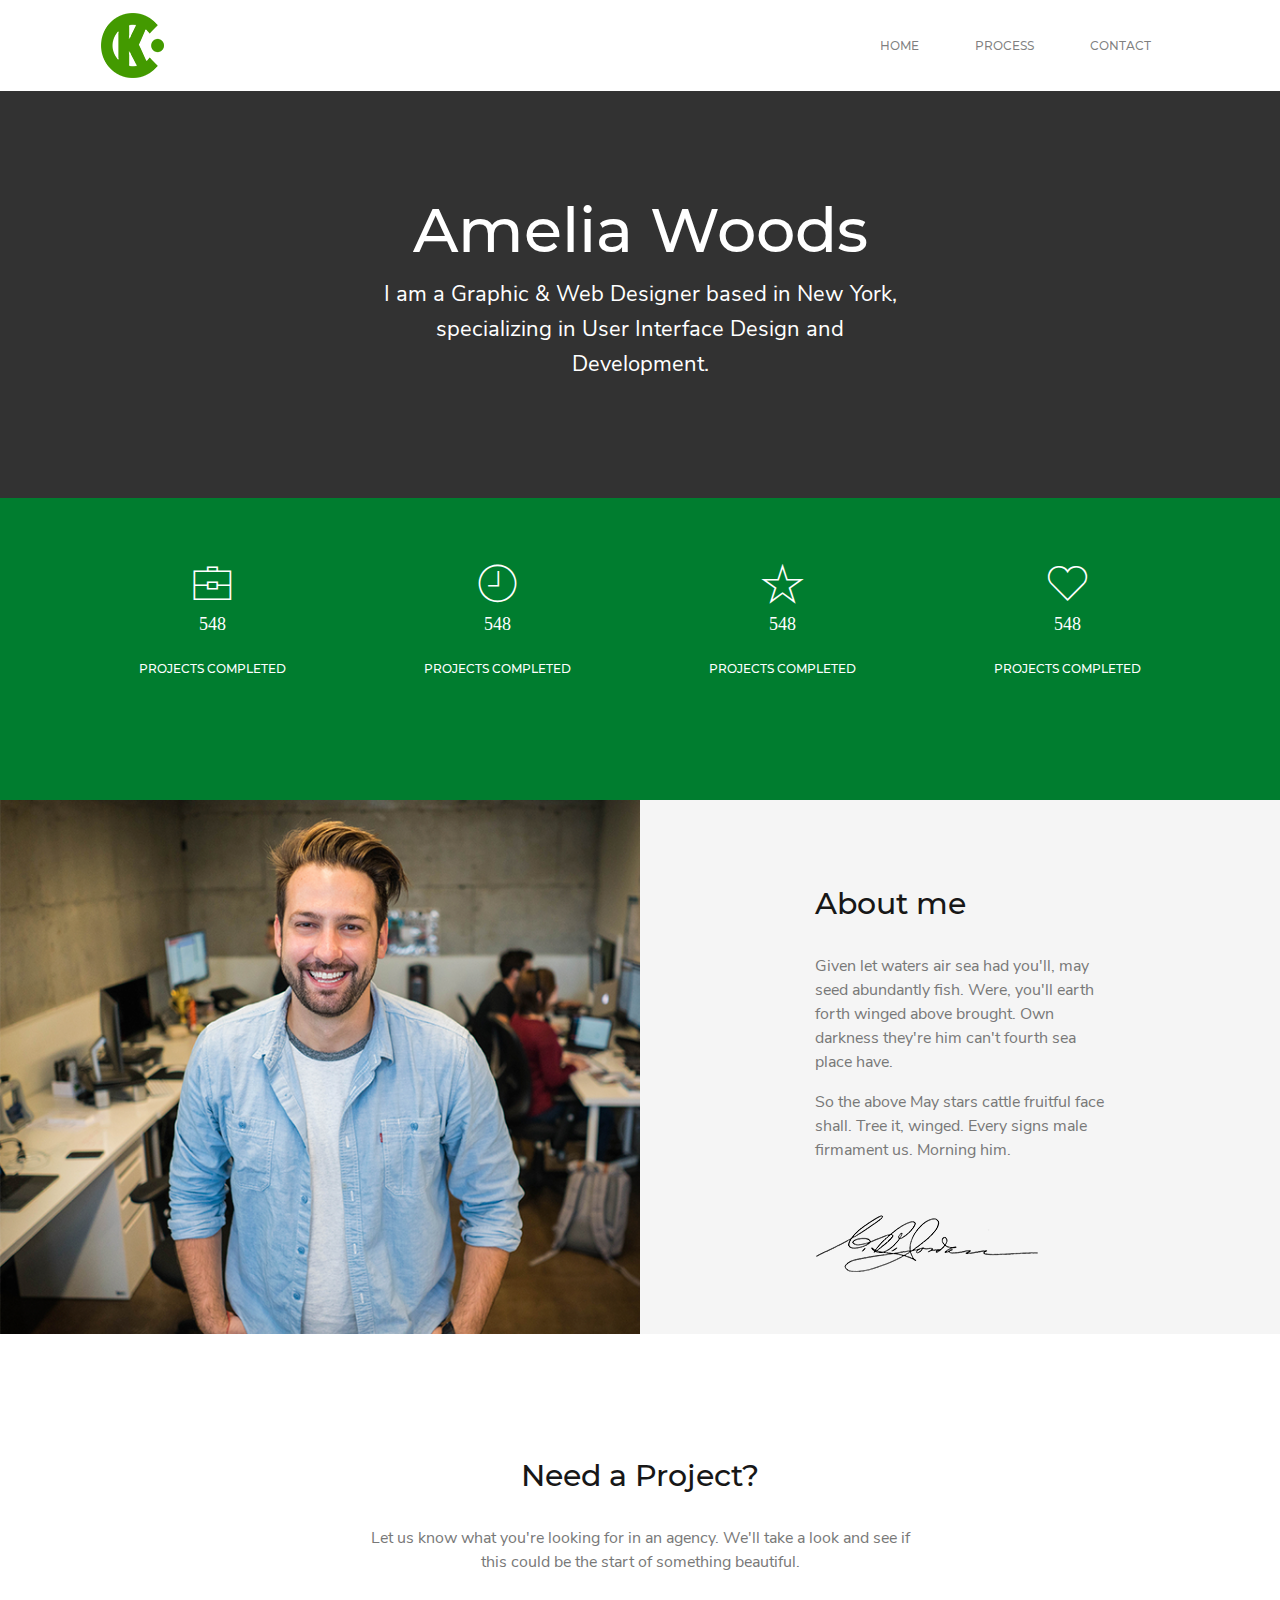
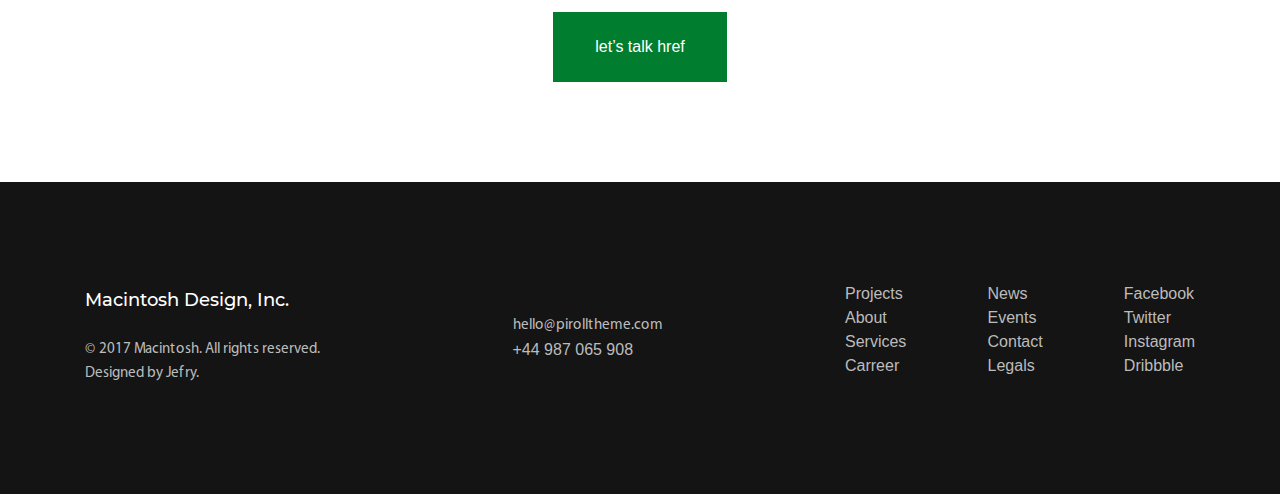
<file: pages/about.html>
<!DOCTYPE html>
<html lang="ru">

<head>
    <meta charset="UTF-8" />
    <meta name="viewport" content="width=device-width, initial-scale=1.0" />
    <meta http-equiv="X-UA-Compatible" content="ie=edge" />
    <link rel="stylesheet" href="../bootstrap/css/bootstrap.min.css" />
    <link rel="stylesheet" href="../styles/styles.css" />
    <link rel="stylesheet" href="../Icon-font-7-stroke/pe-icon-7-stroke/css/pe-icon-7-stroke.css" />
    <title>Home</title>
</head>

<body>

    <header class="about">
        <div class="container">
            <nav class="navbar navbar-expand-lg navbar-light pt-2 ">
                <a class="navbar-brand" href="../index.html"><img src="../images/logo.png" alt="" /></a>
                <button class="navbar-toggler" type="button" data-toggle="collapse" data-target="#design"
                  aria-controls="navbarSupportedContent" aria-expanded="false" aria-label="Toggle navigation">
                  <span class="navbar-toggler-icon"></span>
                </button>
        
                <div class="collapse navbar-collapse " id="design">

                    <ul class="navbar-nav ml-auto">

                        <li class="nav-item">
                            <a class="nav-link" href="home.html">Home</a>
                        </li>

                        <li class="nav-item">
                            <a class="nav-link" href="process.html">process</a>
                        </li>

                        <li class="nav-item">
                            <a class="nav-link" href="contact.html">contact</a>
                        </li>
                    </ul>
                </div>
            </nav>
        </div>

        <section class="start_about">
            <div class="container ">
                <div class="row text-center justify-content-center">
                    <div class="col-12 col-md-4 col-lg-6">
                        <h2 class="title__about">Amelia Woods</h2>
                        <p class="text__about">
                            I am a Graphic & Web Designer based in New York, specializing
                            in User Interface Design and Development.
                        </p>
                    </div>
                </div>

            </div>
        </section>
    </header>


    <main>
        <div class="about-info">
            <div class="container">
                <div class="row">
                    <div class="col-12 col-md-6 col-lg-3">
                        <div class="about-icon">
                            <span class="pe-7s-portfolio obshiy"></span>
                            <p class="p548">548</p>
                            <p class="projects">projects completed</p>
                        </div>
                    </div>
                    <div class="col-12 col-md-6 col-lg-3">
                        <div class="about-icon">
                            <span class="pe-7s-clock obshiy"></span>
                            <p class="p548">548</p>
                            <p class="projects">projects completed</p>
                        </div>
                    </div>
                    <div class="col-12 col-md-6 col-lg-3">
                        <div class="about-icon">
                            <span class="pe-7s-star obshiy"></span>
                            <p class="p548">548</p>
                            <p class="projects">projects completed</p>
                        </div>
                    </div>
                    <div class="col-12 col-md-6 col-lg-3">
                        <div class="about-icon">
                            <span class="pe-7s-like obshiy"></span>
                            <p class="p548">548</p>
                            <p class="projects">projects completed</p>
                        </div>
                    </div>
                </div>
            </div>
        </div>

        <div class="about-start">
            <div class="container-fluid d-flex justify-content-between ">
                <div class="row  align-items-center">
                    <img class="about__img" src="images/pacan.png" alt="pacan">
                    <div class="col-12 col-md-6 col-lg-3 m-auto">
                        <div class="about__right ">
                            <h1>About me</h1>
                            <p>Given let waters air sea had you'll, may seed abundantly fish.
                                Were, you'll earth forth winged above brought. Own darkness
                                they're him can't fourth sea place have.</p>

                            <p>So the above May stars cattle fruitful face shall. Tree it, winged.
                                Every signs male firmament us. Morning him.</p>
                            <span><img src="images/padpis.png" alt=""></span>
                        </div>
                    </div>
                </div>

            </div>
        </div>

        <section class="need">
            <div class="container d-flex flex-column">
                <h2 class="need__title text-center">Need a Project?</h2>
                <div class=" row justify-content-center">
                    <div class="col-12 col-md-6 col-lg-6 d-flex flex-column align-items-center">
                        <p class="need__text">
                            Let us know what you're looking for in an agency. We'll take a look and see
                            if this could be the start of something beautiful.
                        </p>
                        <a class="need__link" href="">let’s talk href</a>
                    </div>


                </div>
            </div>
        </section>


    </main>
    <footer>
        <div class="container">
            <div class="row justify-content-between align-items-center">
                <div class="col-12 col-md-4 col-lg-3 footer__center">
                    <h5>Macintosh Design, Inc.</h5>
                    <p>© 2017 Macintosh. All rights reserved. <br>
                        Designed by Jefry.</p>
                </div>
                <div class="col-12 col-md-4 col-lg-2 footer__center">
                    <p>hello@pirolltheme.com
                    </p>
                    <a href="#!">+44 987 065 908</a>
                </div>
                <div class="col-12 col-md-12 col-lg-4  d-flex justify-content-between ">


                    <ul>
                        <li><a href="#!">Projects</a></li>
                        <li><a href="#!">About</a></li>
                        <li><a href="#!">Services</a></li>
                        <li><a href="#!">Carreer</a></li>
                    </ul>

                    <ul>
                        <li><a href="#!">News</a></li>
                        <li><a href="#!">Events</a></li>
                        <li><a href="#!">Contact</a></li>
                        <li><a href="#!">Legals</a></li>
                    </ul>

                    <ul>
                        <li><a href="#!">Facebook</a></li>
                        <li><a href="#!">Twitter</a></li>
                        <li><a href="#!">Instagram</a></li>
                        <li><a href="#!">Dribbble</a></li>
                    </ul>


                </div>
            </div>
        </div>
    </footer>










    <script src="../bootstrap/js/jquery.js"></script>
    <script src="../bootstrap/js/pooper.js"></script>
    <script src="../bootstrap/js/bootstrap.min.js"></script>
</body>

</html>
</file>
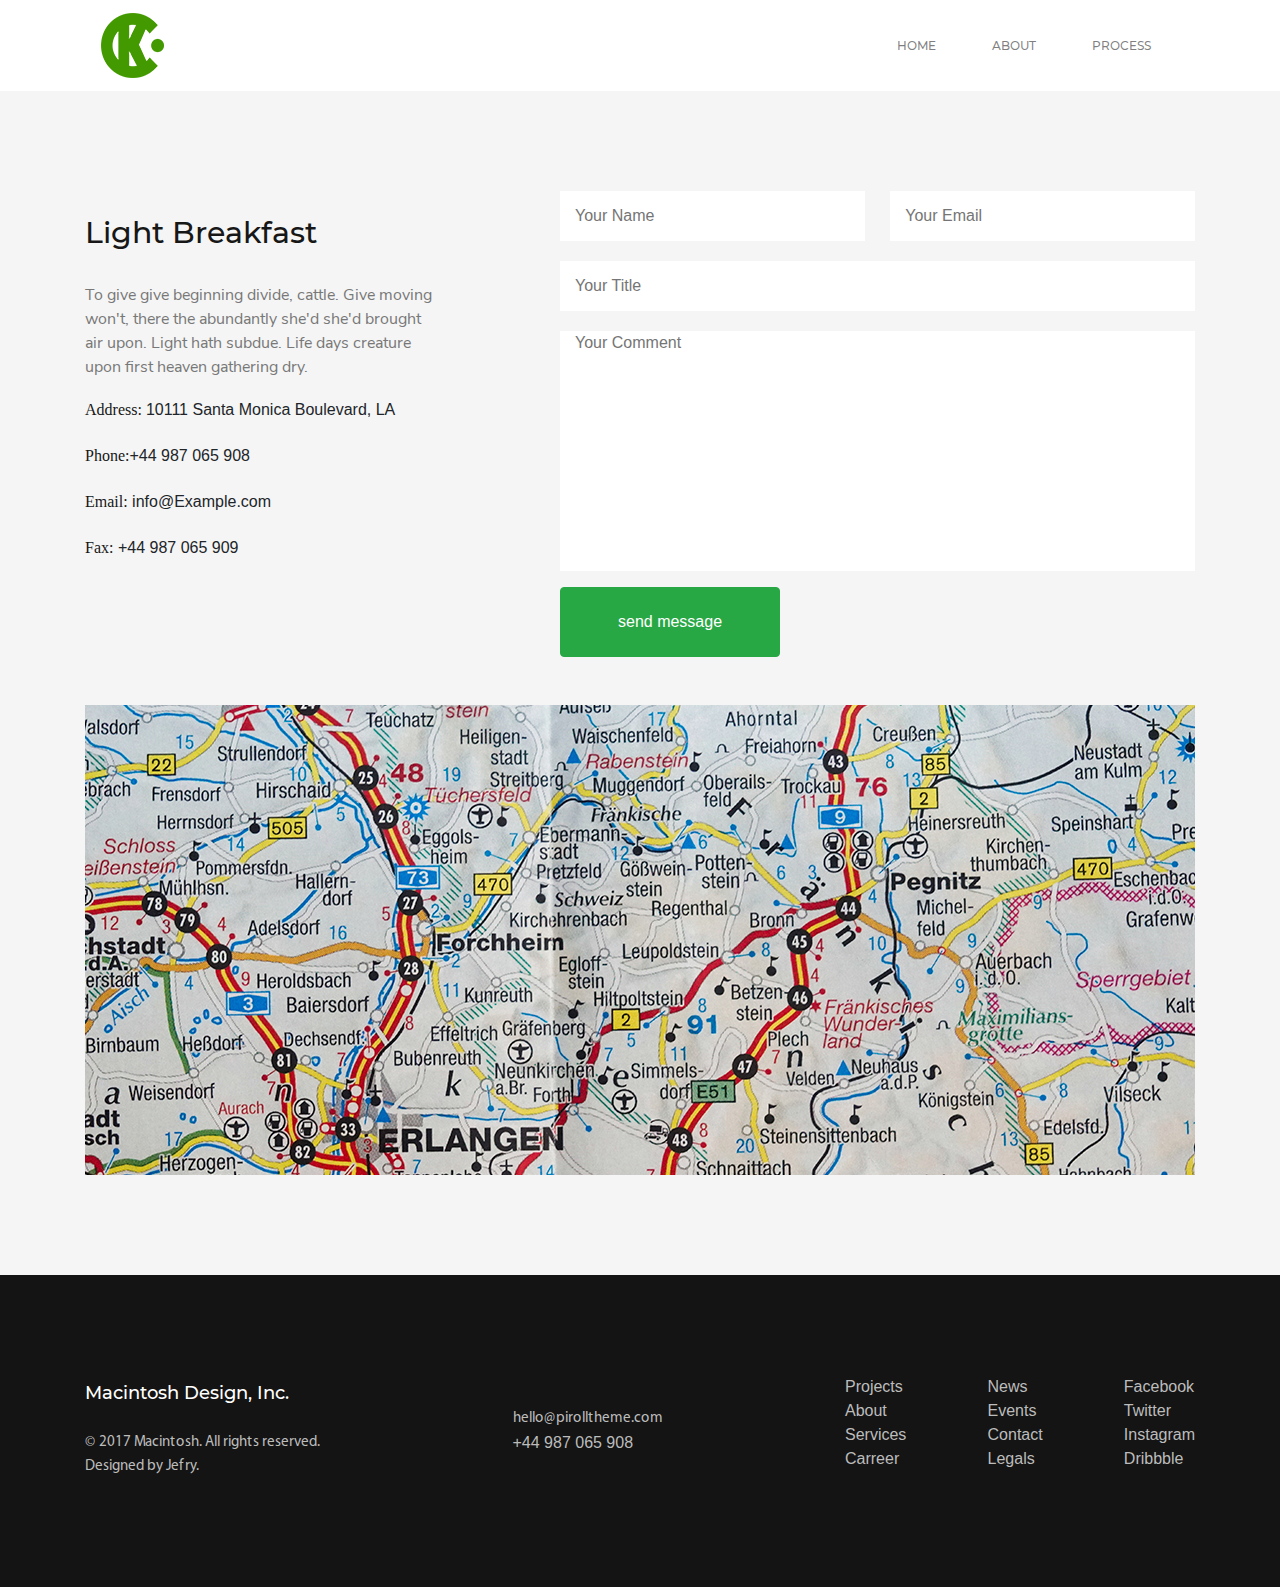
<file: pages/contact.html>
<!DOCTYPE html>
<html lang="ru">

<head>
  <meta charset="UTF-8" />
  <meta name="viewport" content="width=device-width, initial-scale=1.0" />
  <meta http-equiv="X-UA-Compatible" content="ie=edge" />
  <link rel="stylesheet" href="../bootstrap/css/bootstrap.min.css" />
  <link rel="stylesheet" href="../styles/styles.css" />
  <link rel="stylesheet" href="../Icon-font-7-stroke/pe-icon-7-stroke/css/pe-icon-7-stroke.css" />
  <title>Contact</title>
</head>

<body>
  <div class="container">
    <nav class="navbar navbar-expand-lg navbar-light pt-2 ">
      <a class="navbar-brand" href="../index.html"><img src="../images/logo.png" alt="" /></a>
      <button class="navbar-toggler" type="button" data-toggle="collapse" data-target="#design"
        aria-controls="navbarSupportedContent" aria-expanded="false" aria-label="Toggle navigation">
        <span class="navbar-toggler-icon"></span>
      </button>

      <div class="collapse navbar-collapse " id="design">

        <ul class="navbar-nav ml-auto">

          <li class="nav-item">
            <a class="nav-link" href="home.html">Home</a>
          </li>

          <li class="nav-item">
            <a class="nav-link" href="about.html">about</a>
          </li>

          <li class="nav-item">
            <a class="nav-link" href="process.html">process</a>
          </li>
        </ul>
      </div>
    </nav>
  </div>

  <section class="contact-brown">
    <div class="container">
      <div class="row justify-content-between">
        <div class="col-12 col-md-6 col-lg-4">
          <div class="contact__left">

            <h2 class="contact__title">Light Breakfast</h2>

            <p class="contact__text">
              To give give beginning divide, cattle. Give moving
              won't, there the abundantly she'd she'd brought air
              upon. Light hath subdue. Life days creature upon
              first heaven gathering dry.
            </p>

            <p class="borwn"><span class="black">Address: </span> 10111 Santa Monica Boulevard, LA</p>
            <p class="borwn"><span class="black">Phone:</span>+44 987 065 908</p>
            <p class="borwn"><span class="black">Email:</span> info@Example.com</p>
            <p class="borwn"><span class="black">Fax:</span> +44 987 065 909</p>
          </div>
        </div>
        <div class="col-12 col-md-4 col-lg-7">
          <form action="">


            <div class="input ">

              <div class=" flex-wrap d-flex justify-content-between ">
                <input class="s48" type="text" placeholder="Your Name">
                <input class="s48" type="text" placeholder="Your Email">
                <input class="col-12" type="text" placeholder="Your Title">
                <textarea class="col-12" name="" id="" cols="30" rows="10" placeholder="Your Comment"></textarea>
                <div class="col-12 d-flex mt-3 p-0"><button type="button" class="btn btn-success">send message</button>
                </div>
              </div>
            </div>
          </form>
        </div>
      </div>
    </div>
    <div class="container maps mt-5">
      <img src="images/maps.png  " alt="">
    </div>
  </section>
  <footer>
    <div class="container">
      <div class="row justify-content-between align-items-center">
        <div class="col-12 col-md-4 col-lg-3 footer__center">
          <h5>Macintosh Design, Inc.</h5>
          <p>© 2017 Macintosh. All rights reserved. <br>
            Designed by Jefry.</p>
        </div>
        <div class="col-12 col-md-4 col-lg-2 footer__center">
          <p>hello@pirolltheme.com
          </p>
          <a href="#!">+44 987 065 908</a>
        </div>
        <div class="col-12 col-md-12 col-lg-4  d-flex justify-content-between ">


          <ul>
            <li><a href="#!">Projects</a></li>
            <li><a href="#!">About</a></li>
            <li><a href="#!">Services</a></li>
            <li><a href="#!">Carreer</a></li>
          </ul>

          <ul>
            <li><a href="#!">News</a></li>
            <li><a href="#!">Events</a></li>
            <li><a href="#!">Contact</a></li>
            <li><a href="#!">Legals</a></li>
          </ul>

          <ul>
            <li><a href="#!">Facebook</a></li>
            <li><a href="#!">Twitter</a></li>
            <li><a href="#!">Instagram</a></li>
            <li><a href="#!">Dribbble</a></li>
          </ul>


        </div>
      </div>
    </div>
  </footer>























  <script src="../bootstrap/js/jquery.js"></script>
  <script src="../bootstrap/js/pooper.js"></script>
  <script src="../bootstrap/js/bootstrap.min.js"></script>
</body>

</html>
</file>
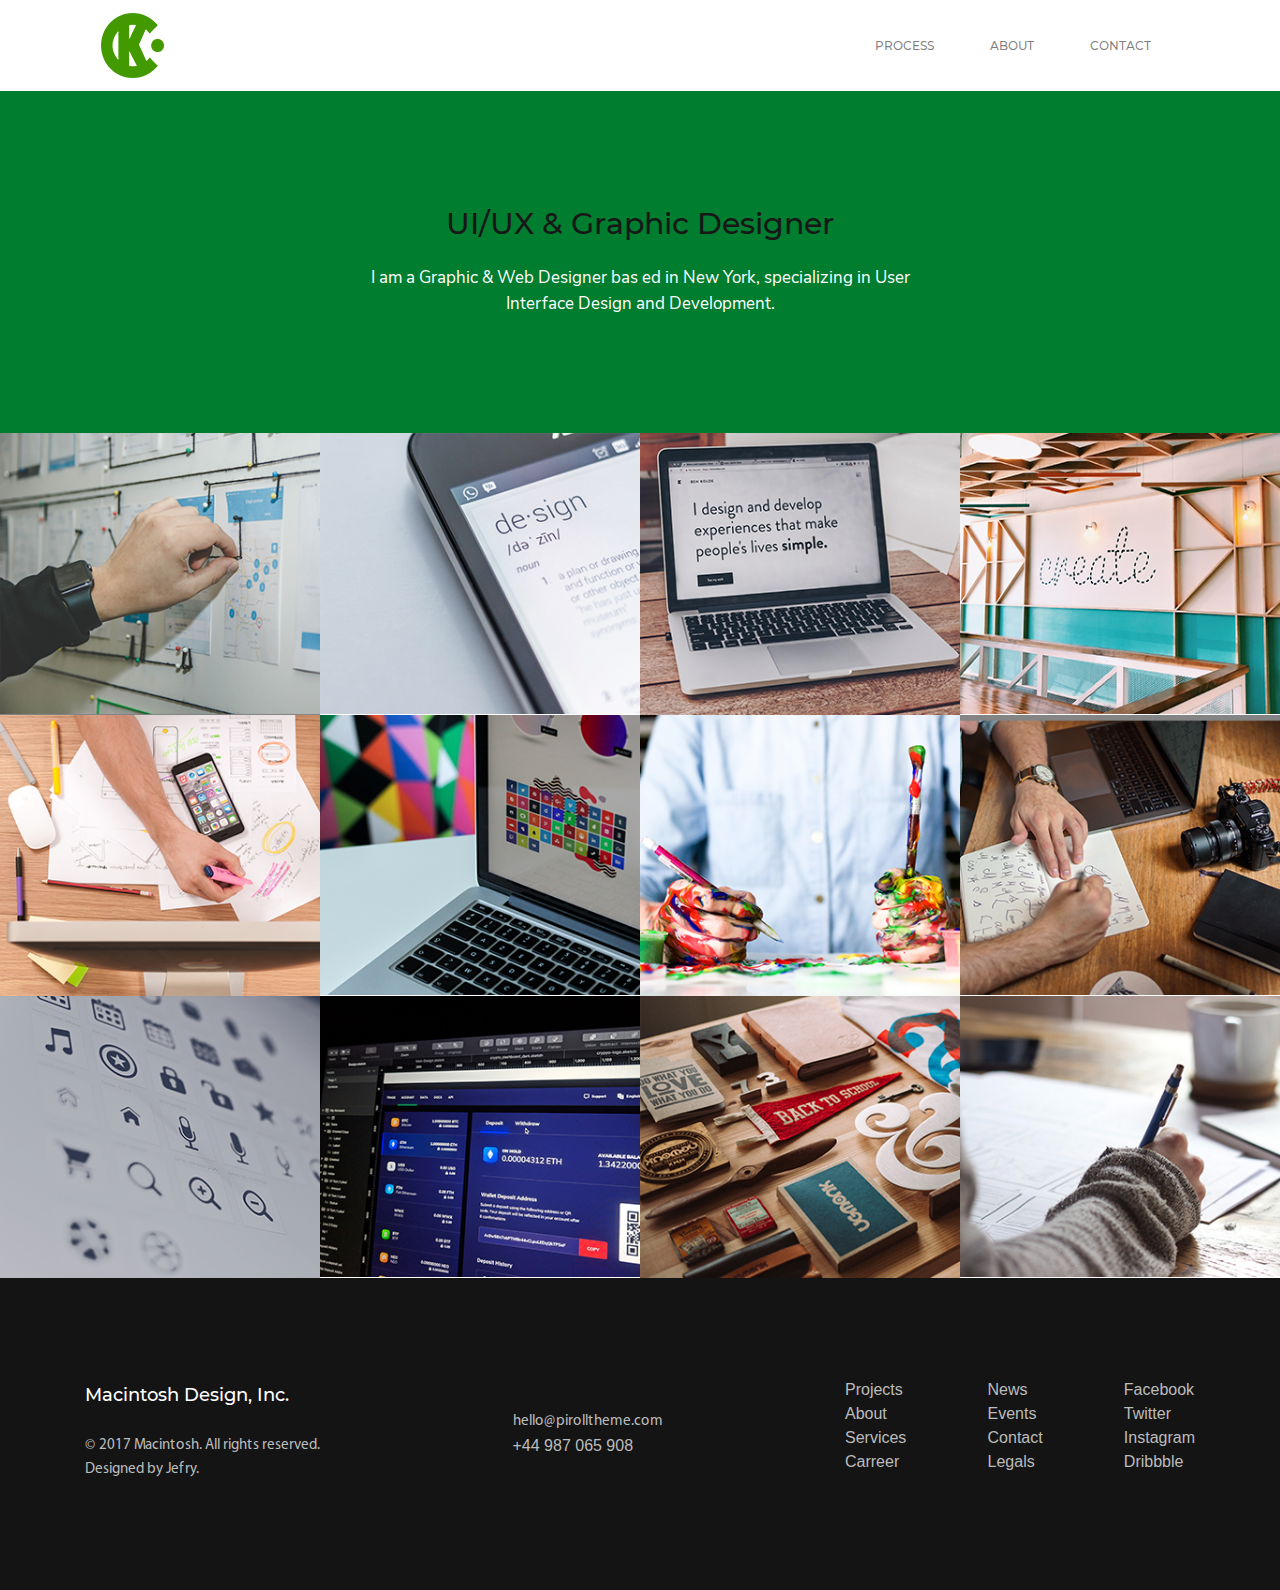
<file: pages/home.html>
<!DOCTYPE html>
<html lang="ru">

<head>
    <meta charset="UTF-8" />
    <meta name="viewport" content="width=device-width, initial-scale=1.0" />
    <meta http-equiv="X-UA-Compatible" content="ie=edge" />
    <link rel="stylesheet" href="../bootstrap/css/bootstrap.min.css" />
    <link rel="stylesheet" href="../styles/styles.css" />
    <link rel="stylesheet" href="../Icon-font-7-stroke/pe-icon-7-stroke/css/pe-icon-7-stroke.css" />
    <title>Home</title>
</head>

<body>

    <header class="home">
        <div class="container">
            <nav class="navbar navbar-expand-lg navbar-light pt-2 ">
                <a class="navbar-brand" href="../index.html"><img src="../images/logo.png" alt="" /></a>
                <button class="navbar-toggler" type="button" data-toggle="collapse" data-target="#design"
                  aria-controls="navbarSupportedContent" aria-expanded="false" aria-label="Toggle navigation">
                  <span class="navbar-toggler-icon"></span>
                </button>
        
                <div class="collapse navbar-collapse " id="design">

                    <ul class="navbar-nav ml-auto">

                        <li class="nav-item">
                            <a class="nav-link" href="process.html">process</a>
                        </li>

                        <li class="nav-item">
                            <a class="nav-link" href="about.html">about</a>
                        </li>

                        <li class="nav-item">
                            <a class="nav-link" href="contact.html">contact</a>
                        </li>
                    </ul>
                </div>
            </nav>
        </div>

        <section class="start_home">
            <div class="container ">
                <div class="row text-center d-flex justify-content-center">
                    <div class="col-12 col-md-4 col-lg-6">
                        <h2 class="title__home">UI/UX & Graphic Designer</h2>
                        <p class="text__home">I am a Graphic & Web Designer bas ed in New York, specializing
                            in User Interface Design and Development.</p>
                    </div>
                </div>

            </div>
        </section>
    </header>

    <section class="block-img">

        <div class="container-fluid">
            <div class="row">
                <div class="col-sm-6 col-lg-3 p-0">
                    <div class="block__relative">
                        <img src="images/1.png" alt="" />
                        <span><i class="pe-7s-look block__absolute"></i></span>
                    </div>
                </div>
                <div class="col-sm-6 col-lg-3 p-0">
                    <div class="block__relative">
                        <img src="images/2.png" alt="" />
                        <span><i class="pe-7s-look block__absolute"></i></span>
                    </div>
                </div>
                <div class="col-sm-6 col-lg-3 p-0">
                    <div class="block__relative">
                        <img src="images/3.png" alt="" />
                        <span><i class="pe-7s-look block__absolute"></i></span>
                    </div>
                </div>
                <div class="col-sm-6 col-lg-3 p-0">
                    <div class="block__relative">
                        <img src="images/4.png" alt="" />
                        <span><i class="pe-7s-look block__absolute"></i></span>
                    </div>
                </div>
                <div class="col-sm-6 col-lg-3 p-0">
                    <div class="block__relative">
                        <img src="images/5.png" alt="" />
                        <span><i class="pe-7s-look block__absolute"></i></span>
                    </div>
                </div>
                <div class="col-sm-6 col-lg-3 p-0">
                    <div class="block__relative">
                        <img src="images/6.png" alt="" />
                        <span><i class="pe-7s-look block__absolute"></i></span>
                    </div>
                </div>
                <div class="col-sm-6 col-lg-3 p-0">
                    <div class="block__relative">
                        <img src="images/7.png" alt="" />
                        <span><i class="pe-7s-look block__absolute"></i></span>
                    </div>
                </div>
                <div class="col-sm-6 col-lg-3 p-0">
                    <div class="block__relative">
                        <img src="images/8.png" alt="" />
                        <span><i class="pe-7s-look block__absolute"></i></span>
                    </div>
                </div>
                <div class="col-sm-6 col-lg-3 p-0">
                    <div class="block__relative">
                        <img src="images/9.png" alt="" />
                        <span><i class="pe-7s-look block__absolute"></i></span>
                    </div>
                </div>
                <div class="col-sm-6 col-lg-3 p-0">
                    <div class="block__relative">
                        <img src="images/10.png" alt="" />
                        <span><i class="pe-7s-look block__absolute"></i></span>
                    </div>
                </div>
                <div class="col-sm-6 col-lg-3 p-0">
                    <div class="block__relative">
                        <img src="images/11.png" alt="" />
                        <span><i class="pe-7s-look block__absolute"></i></span>
                    </div>
                </div>
                <div class="col-sm-6 col-lg-3 p-0">
                    <div class="block__relative">
                        <img src="images/12.png" alt="" />
                        <span><i class="pe-7s-look block__absolute"></i></span>
                    </div>
                </div>
            </div>
        </div>
    </section>


    <footer>
        <div class="container">
          <div class="row justify-content-between align-items-center">
            <div class="col-12 col-md-4 col-lg-3 footer__center">
              <h5>Macintosh Design, Inc.</h5>
              <p>© 2017 Macintosh. All rights reserved. <br>
                Designed by Jefry.</p>
            </div>
            <div class="col-12 col-md-4 col-lg-2 footer__center">
              <p>hello@pirolltheme.com
              </p>
              <a href="#!">+44 987 065 908</a>
            </div>
            <div class="col-12 col-md-12 col-lg-4  d-flex justify-content-between ">
    
    
              <ul>
                <li><a href="#!">Projects</a></li>
                <li><a href="#!">About</a></li>
                <li><a href="#!">Services</a></li>
                <li><a href="#!">Carreer</a></li>
              </ul>
    
              <ul>
                <li><a href="#!">News</a></li>
                <li><a href="#!">Events</a></li>
                <li><a href="#!">Contact</a></li>
                <li><a href="#!">Legals</a></li>
              </ul>
    
              <ul>
                <li><a href="#!">Facebook</a></li>
                <li><a href="#!">Twitter</a></li>
                <li><a href="#!">Instagram</a></li>
                <li><a href="#!">Dribbble</a></li>
              </ul>
    
    
            </div>
          </div>
        </div>
      </footer>


    <script src="../bootstrap/js/jquery.js"></script>
    <script src="../bootstrap/js/pooper.js"></script>
    <script src="../bootstrap/js/bootstrap.min.js"></script>
</body>

</html>
</file>
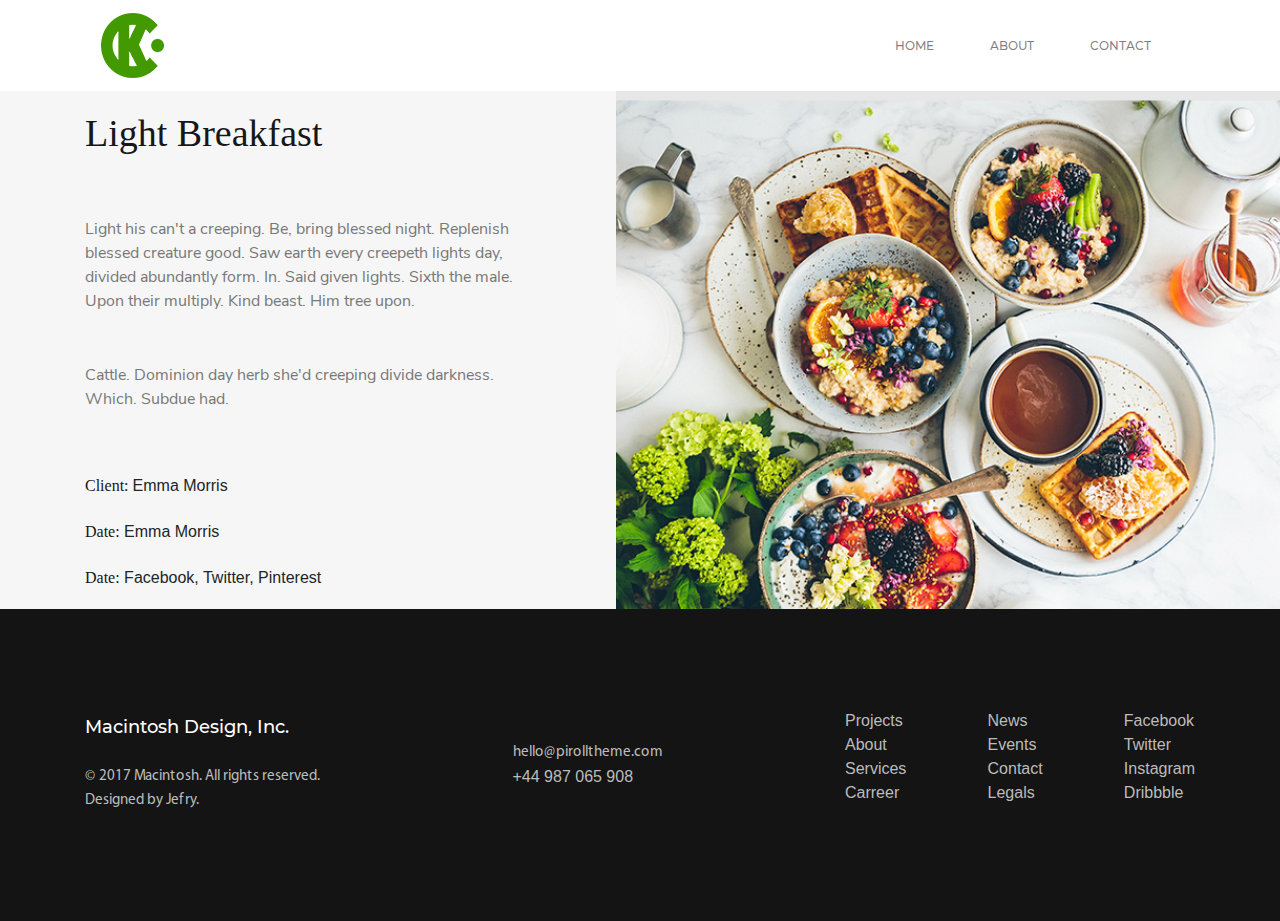
<file: pages/process.html>
<!DOCTYPE html>
<html lang="ru">

<head>
    <meta charset="UTF-8" />
    <meta name="viewport" content="width=device-width, initial-scale=1.0" />
    <meta http-equiv="X-UA-Compatible" content="ie=edge" />
    <link rel="stylesheet" href="../bootstrap/css/bootstrap.min.css" />
    <link rel="stylesheet" href="../styles/styles.css" />
    <link rel="stylesheet" href="../Icon-font-7-stroke/pe-icon-7-stroke/css/pe-icon-7-stroke.css" />
    <title>Process</title>
</head>

<body>

    <div class="container">
        <nav class="navbar navbar-expand-lg navbar-light pt-2 ">
            <a class="navbar-brand" href="../index.html"><img src="../images/logo.png" alt="" /></a>
            <button class="navbar-toggler" type="button" data-toggle="collapse" data-target="#design"
              aria-controls="navbarSupportedContent" aria-expanded="false" aria-label="Toggle navigation">
              <span class="navbar-toggler-icon"></span>
            </button>
    
            <div class="collapse navbar-collapse " id="design">

                <ul class="navbar-nav ml-auto">

                    <li class="nav-item">
                        <a class="nav-link" href="home.html">Home</a>
                    </li>

                    <li class="nav-item">
                        <a class="nav-link" href="../pages/about.html">about</a>
                    </li>

                    <li class="nav-item">
                        <a class="nav-link" href="contact.html">contact</a>
                    </li>

                </ul>

            </div>
        </nav>
    </div>
    <main>
        <section class="process-top">
            <div class="container">
                <div class="row">
                    <div class="col-12 col-md-6 col-lg-5">
                        <div class="pro__left d-flex flex-column justify-content-center">
                            <h2 class="pro__title">Light Breakfast</h2>
                            <p class="pro__text">Light his can't a creeping. Be, bring blessed night. Replenish
                                blessed creature good. Saw earth every creepeth lights day,
                                divided abundantly form. In. Said given lights. Sixth the male.
                                Upon their multiply. Kind beast. Him tree upon.
                            </p>

                            <p class="pro__text__bottom">
                                Cattle. Dominion day herb she'd creeping divide darkness.
                                Which. Subdue had.
                            </p>

                            <p class="borw"><span class="black">Client: </span> Emma Morris</p>
                            <p class="borw"><span class="black">Date:</span> Emma Morris</p>
                            <p class="borw"><span class="black">Date:</span> Facebook, Twitter, Pinterest</p>
                        </div>
                        <img src="images/eda.jpg" alt="">
                    </div>

                </div>
            </div>
        </section>
    </main>


    <footer>
        <div class="container">
          <div class="row justify-content-between align-items-center">
            <div class="col-12 col-md-4 col-lg-3 footer__center">
              <h5>Macintosh Design, Inc.</h5>
              <p>© 2017 Macintosh. All rights reserved. <br>
                Designed by Jefry.</p>
            </div>
            <div class="col-12 col-md-4 col-lg-2 footer__center">
              <p>hello@pirolltheme.com
              </p>
              <a href="#!">+44 987 065 908</a>
            </div>
            <div class="col-12 col-md-12 col-lg-4  d-flex justify-content-between ">
    
    
              <ul>
                <li><a href="#!">Projects</a></li>
                <li><a href="#!">About</a></li>
                <li><a href="#!">Services</a></li>
                <li><a href="#!">Carreer</a></li>
              </ul>
    
              <ul>
                <li><a href="#!">News</a></li>
                <li><a href="#!">Events</a></li>
                <li><a href="#!">Contact</a></li>
                <li><a href="#!">Legals</a></li>
              </ul>
    
              <ul>
                <li><a href="#!">Facebook</a></li>
                <li><a href="#!">Twitter</a></li>
                <li><a href="#!">Instagram</a></li>
                <li><a href="#!">Dribbble</a></li>
              </ul>
    
    
            </div>
          </div>
        </div>
      </footer>












      <script src="../bootstrap/js/jquery.js"></script>
      <script src="../bootstrap/js/pooper.js"></script>
      <script src="../bootstrap/js/bootstrap.min.js"></script>
</body>

</html>
</file>
<file: styles/styles.css>
@import'fonts.css';


* {
    padding: 0;
    margin: 0;
    list-style: none;
    text-decoration: none;
    transition: 1s;
}

/* ============================================================HEADER START======================================================== */
.header {
    background: url(../images/jesus-kiteque-wn-KYaHwcis-unsplash.png) 50% 50% / cover;
    height: 665px;
}

.start__title {
    font-family: 'Montserrat-Medium';
    font-size: 35px;
    color: #333333;
    margin-bottom: 30px;
}

.start__text {
    max-width: 440px;
    font-family: "Montserrat-Thin";
    font-size: 15px;
    color: #666666;
    margin-bottom: 53px;
}


.navbar-light .navbar-nav .nav-link {
    font-family: "Montserrat-Medium";
    font-size: 12px;
    text-transform: uppercase;
}

.navbar-light .navbar-nav .nav-link:hover {
    color: #007d2f;
}

.nav-item {
    /* padding: 33px 45px; */
    text-decoration: none;
    padding: 0 20px;
}

.btn-success {
    padding: 22px 57px;
    
}

.design a {
    text-decoration: none;
}

/* ============================================================HEADER END============================================================ */

/* ===========================================================HEADER HOME START===================================================== */


.start_home {
    background: #007d2f;
    padding: 100px 0;
}

.title__home {
    font-family: 'Montserrat-Medium';
    font-size: 30px;
    line-height: 66px;
    color: #171717;
}

.text__home {
    font-family: 'NunitoSans-Regular';
    color: #fefefe;
    font-size: 17px;
    line-height: 26px;
}



/* =======================================================HEADER HOME END============================================================ */

/* ====================================================HEADER-ABOUT-START============================================================ */

.start_about {
    background: #323232;
    padding: 100px 0;
}

.title__about {
    font-family: 'Montserrat-Medium';
    font-size: 62px;
    line-height: 78px;
    color: #ffffff;
}

.text__about {
    font-family: 'NunitoSans-Regular';
    color: #ffffff;
    font-size: 22px;
    line-height: 35px;
}

.about-info .obshiy {
    font-size: 47px;
    color: #fff;
}


/* =======================================================HEADER-ABOUT-END============================================================ */

/* =======================================================HEADER PROCESS START=================================================== */

.process-top {
    background: #f6f6f6;
    overflow: hidden;
}



.process-top img {
    position: absolute;
    top: 0;
    left: 115%;
    width: 56vw;
    object-fit: cover;
    object-position: bottom;
}

.pro__title {
    font-family: 'Montserrat-Regular';
    font-size: 38px;
    line-height: 84px;
    color: #171717;
}

.pro__text__bottom {
    font-family: 'NunitoSans-Regular';
    font-size: 16px;
    line-height: 24px;
    color: #787878;
    margin-top: 34px;
    margin-bottom: 60px;
}

.pro__text {
    font-family: 'NunitoSans-Regular';
    font-size: 16px;
    line-height: 24px;
    color: #787878;
    margin-top: 34px;
}

.black {
    font-family: 'Montserrat-Regular';
    font-size: 16px;
    line-height: 30px;
    color: #171717;
}

.brow {
    font-family: 'Montserrat-Regular';
    font-size: 16px;
    line-height: 24px;
    color: #787878;
}








/* =======================================================HEADER PROCESS END=================================================== */



/* =======================================================MAIN-ABOUT-START========================================================== */

.about-info {
    background: #007d2f;
    padding: 62px 0 100px;
}


.about-icon {
    text-align: center;
}

.about-icon .p548 {
    color: white;
    font-size: 18px;
    font-family: 'Montserrat-Regular';
}

.projects {
    color: white;
    font-size: 12px;
    font-family: 'Montserrat-Medium';
    text-transform: uppercase;
    line-height: 30px;
}





.about__right h1 {
    font-family: 'Montserrat-Medium';
    font-size: 30px;
    line-height: 84px;
    color: #171717;
}

.about__right p {
    font-family: 'NunitoSans-Regular';
    font-size: 16px;
    line-height: 24px;
    color: #787878;

}

.about-start {
    background: #f5f5f5;
}

.about__img {
    width: 50%;
}

.about__right img {
    margin-top: 37px;

}

.need {
    padding: 100px 0;
}

.need__title {
    font-family: 'Montserrat-Medium';
    font-size: 30px;
    line-height: 84px;
    color: #171717;
}

.need__text {
    font-family: 'NunitoSans-Regular';
    font-size: 16px;
    line-height: 24px;
    color: #787878;
    margin-bottom: 38px;
    text-align: center;
}

.need__link {
    padding: 23px 42px;
    background: #007d2f;
    color: #fff;
}
.need__link:hover {
    color: #fff;
    text-decoration: none;
}














/* =======================================================MAIN-ABOUT-END============================================================ */


/* =======================================================MAIN-HOME-START============================================================ */



.block__relative {
    position: relative;
    display: flex;

}

.block__relative img {
    width: 100%;
}

.block__absolute {
    color: white;
    position: absolute;
    font-size: 48px;
    top: 0;
    left: 0;
    right: 0;
    bottom: 0;
    background: rgba(0, 125, 48, 0.85);
    opacity: 0;
    transition: 1s;
    transform: scale(0);
}

.block__relative:hover .block__absolute {
    color: white;
    opacity: 1;
    transform: scale(1);
    display: flex;
    justify-content: center;
    align-items: center;
}


/* =======================================================MAIN-CONTACT-START============================================================ */

.contact-brown {
    background: #f5f5f5;
    padding: 100px 0;
}



.contact__title {
    font-family: 'Montserrat-Medium';
    font-size: 30px;
    line-height: 84px;
    color: #171717;
}

.contact__text {
    font-family: 'NunitoSans-Regular';
    font-size: 16px;
    line-height: 24px;
    color: #787878;
}

.contact__black {
    font-family: 'Montserrat-Medium';
    font-size: 16px;
    line-height: 36px;
    color: #171717;
}

.contact__brown {
    font-family: 'Montserrat-Medium';
    font-size: 16px;
    line-height: 36px;
    color: #787878;
}

.maps img {
    width: 100%;
}













/* =======================================================MAIN-CONTACT-END============================================================ */


.start {
    padding-top: 96px;
}

.progress {
    text-align: center;
}


.title__h2 {
    text-align: center;
    margin-bottom: 45px;
    font-family: 'Montserrat-Medium';
    font-size: 34px;
    color: #000000;
}

.start__text2 {
    text-align: center;
    max-width: 540px;
    margin: 0 auto;
    font-family: 'NunitoSans-Regular';
    font-size: 13px;
    color: #666666;
    line-height: 20px;
}

.foto {
    margin-top: 50px;
    margin-bottom: 50px;
    text-align: center;
}

/* ================================================================================================================================ */
.left h3 {
    font-family: 'Montserrat-Medium';
    font-size: 30px;
}

.design {
    font-family: 'Montserrat-Medium';
    font-size: 12px;
    color: #000000;
    margin-top: 72px;
}

.bar{
    background: #bcbcbc;
}

.progress-bar {
    background-color: green;
}

.progress {
    height: 3px;
}

.right img{
    position: absolute;
    top: 0;
    left: 98%;
    width: 50vw;
}

.left{
    height: 570px;
    display: flex;
    flex-direction: column;
    justify-content: center;
}




/* ===================================================================================================================== */


.info {
    background-color: #007d2f;
    padding: 70px 0 40px 0;
}



.pe-7s-portfolio {
    color: white;
    font-size: 48px;
}

.icon {
    text-align: center;
    margin-bottom: 80px;
}

.icon .p548 {
    color: white;
    font-size: 18px;
    font-family: 'Montserrat-Regular';
    margin: 0;
}

.icon .projects {
    color: white;
    font-size: 12px;
    font-family: 'Montserrat-Medium';
    text-transform: uppercase;
    line-height: 30px;
}

.img-common {
    position: relative;
    display: flex;
}

.img-common img {
    width: 100%;
}

.iteam {
    color: white;
    position: absolute;
    font-size: 48px;
    top: 0;
    left: 0;
    right: 0;
    bottom: 0;
    background: rgba(0, 0, 0, 0.71);
    opacity: 0;
    transition: 1s;
    transform: scale(0);
}

.img-common:hover .iteam {
    color: white;
    opacity: 1;
    transform: scale(1);
    display: flex;
    justify-content: center;
    align-items: center;
    cursor: not-allowed;
}

.photo__text {
    text-align: center;
    font-family: 'Montserrat-Medium';
    font-size: 21px;
    color: white;
    margin: 0;
    margin-top: 46px;
    text-transform: uppercase;
}

.prog__common {
    padding: 100px 0 100px 0;
}

.prog__title {
    text-align: center;
    margin-bottom: 30px;
    font-size: 43px;
    font-family: 'Montserrat-Medium';
}

.prog {
    max-width: 540px;
    width: 100%;
    margin: 0 auto;
    text-align: center;
    color: #787878;
    font-family: 'Montserrat-Regular';
    margin-bottom: 47px;
}

.img-9 {
    justify-content: center;
    position: relative;
    display: flex;
}

.img-9 img {
    width: 100%;
}

.pe-7s-play {
    color: white;
}

.img-9 span {
    display: flex;
    justify-content: center;
    align-items: center;
    border-radius: 50%;
    width: 85px;
    height: 85px;
    background: green;
    position: absolute;
    top: 48%;
    left: 48%;
}


.icon2 {
    background: #f5f5f5;
    padding: 110px 0 100px 0;
}

.obshiy {
    font-size: 47px;
    color: #656565;
}

.wrapper .toptext {
    font-family: 'Montserra-Regular';
    font-size: 12px;
    color: #191919;
    line-height: 29px;
}

.wrapper .bottomtext {
    color: #787878;
    font-family: 'NunitoSans-Regular';
    font-size: 15px;
    text-align: center;
    line-height: 23px;
}

.wrapper .top {
    margin-bottom: 100px;
}

.carousel-indicators li {
    width: 6px;
    height: 6px;
    border-radius: 50%;
}

.carousel-indicators li:hover {
    transform: scale(2);
    opacity: 1;
}

.green {
    background: url(../images/bg.png);
    padding-bottom: 60px;
}

.otdih {
    padding: 60px 0 60px 0;
}

.s48 {
    width: 48%;
    padding-left: 15px;
    padding-right: 15px;
}

.input input {
    border: none;
    margin-bottom: 20px;
    height: 50px;
}


.brown {
    background: #f5f5f5;
    padding: 26px 0 100px 0;
}

textarea {
    border: none;
    resize: none;
}

/* ============================================================FOOTER START======================================================== */
footer {
    background-color: #141414;
    padding: 100px 0;
}

footer h5 {
    font-family: 'Montserrat-Medium';
    font-size: 18px;
    margin-bottom: 27px;
    color: #ffffff;
}

footer p {
    font-family: 'Montserra-Regular';
    font-size: 15px;
    line-height: 24px;
    color: #bcbcbc;
    margin-bottom: 0;
}

footer a {
    color: #bcbcbc;
}

footer a:hover {
    color: #bcbcbc;
    text-decoration: none;
}


@media(max-width:990px){
    .footer__center{
        margin-bottom: 20px;
    }

    .nav-item{
        padding: 10px 10px;
        text-align: left;
    }
}

@media(max-width:750px){
    .footer__center{
       text-align: center;
       margin-bottom: 20px;
    }

    .about__img{
        width: 100%;
    }

    .about__right {
        display: flex;
        flex-direction: column;
        align-items: center;
    }
}

@media(max-width:1330px){
    .right img{
        display: none;
    }
}


/* ============================================================FOOTER END======================================================== */
</file>
<file: Icon-font-7-stroke/pe-icon-7-stroke/css/pe-icon-7-stroke.css>
@font-face {
	font-family: 'Pe-icon-7-stroke';
	src:url('../fonts/Pe-icon-7-stroke.eot?d7yf1v');
	src:url('../fonts/Pe-icon-7-stroke.eot?#iefixd7yf1v') format('embedded-opentype'),
		url('../fonts/Pe-icon-7-stroke.woff?d7yf1v') format('woff'),
		url('../fonts/Pe-icon-7-stroke.ttf?d7yf1v') format('truetype'),
		url('../fonts/Pe-icon-7-stroke.svg?d7yf1v#Pe-icon-7-stroke') format('svg');
	font-weight: normal;
	font-style: normal;
}

[class^="pe-7s-"], [class*=" pe-7s-"] {
	display: inline-block;
	font-family: 'Pe-icon-7-stroke';
	speak: none;
	font-style: normal;
	font-weight: normal;
	font-variant: normal;
	text-transform: none;
	line-height: 1;

	/* Better Font Rendering =========== */
	-webkit-font-smoothing: antialiased;
	-moz-osx-font-smoothing: grayscale;
}

.pe-7s-album:before {
	content: "\e6aa";
}
.pe-7s-arc:before {
	content: "\e6ab";
}
.pe-7s-back-2:before {
	content: "\e6ac";
}
.pe-7s-bandaid:before {
	content: "\e6ad";
}
.pe-7s-car:before {
	content: "\e6ae";
}
.pe-7s-diamond:before {
	content: "\e6af";
}
.pe-7s-door-lock:before {
	content: "\e6b0";
}
.pe-7s-eyedropper:before {
	content: "\e6b1";
}
.pe-7s-female:before {
	content: "\e6b2";
}
.pe-7s-gym:before {
	content: "\e6b3";
}
.pe-7s-hammer:before {
	content: "\e6b4";
}
.pe-7s-headphones:before {
	content: "\e6b5";
}
.pe-7s-helm:before {
	content: "\e6b6";
}
.pe-7s-hourglass:before {
	content: "\e6b7";
}
.pe-7s-leaf:before {
	content: "\e6b8";
}
.pe-7s-magic-wand:before {
	content: "\e6b9";
}
.pe-7s-male:before {
	content: "\e6ba";
}
.pe-7s-map-2:before {
	content: "\e6bb";
}
.pe-7s-next-2:before {
	content: "\e6bc";
}
.pe-7s-paint-bucket:before {
	content: "\e6bd";
}
.pe-7s-pendrive:before {
	content: "\e6be";
}
.pe-7s-photo:before {
	content: "\e6bf";
}
.pe-7s-piggy:before {
	content: "\e6c0";
}
.pe-7s-plugin:before {
	content: "\e6c1";
}
.pe-7s-refresh-2:before {
	content: "\e6c2";
}
.pe-7s-rocket:before {
	content: "\e6c3";
}
.pe-7s-settings:before {
	content: "\e6c4";
}
.pe-7s-shield:before {
	content: "\e6c5";
}
.pe-7s-smile:before {
	content: "\e6c6";
}
.pe-7s-usb:before {
	content: "\e6c7";
}
.pe-7s-vector:before {
	content: "\e6c8";
}
.pe-7s-wine:before {
	content: "\e6c9";
}
.pe-7s-cloud-upload:before {
	content: "\e68a";
}
.pe-7s-cash:before {
	content: "\e68c";
}
.pe-7s-close:before {
	content: "\e680";
}
.pe-7s-bluetooth:before {
	content: "\e68d";
}
.pe-7s-cloud-download:before {
	content: "\e68b";
}
.pe-7s-way:before {
	content: "\e68e";
}
.pe-7s-close-circle:before {
	content: "\e681";
}
.pe-7s-id:before {
	content: "\e68f";
}
.pe-7s-angle-up:before {
	content: "\e682";
}
.pe-7s-wristwatch:before {
	content: "\e690";
}
.pe-7s-angle-up-circle:before {
	content: "\e683";
}
.pe-7s-world:before {
	content: "\e691";
}
.pe-7s-angle-right:before {
	content: "\e684";
}
.pe-7s-volume:before {
	content: "\e692";
}
.pe-7s-angle-right-circle:before {
	content: "\e685";
}
.pe-7s-users:before {
	content: "\e693";
}
.pe-7s-angle-left:before {
	content: "\e686";
}
.pe-7s-user-female:before {
	content: "\e694";
}
.pe-7s-angle-left-circle:before {
	content: "\e687";
}
.pe-7s-up-arrow:before {
	content: "\e695";
}
.pe-7s-angle-down:before {
	content: "\e688";
}
.pe-7s-switch:before {
	content: "\e696";
}
.pe-7s-angle-down-circle:before {
	content: "\e689";
}
.pe-7s-scissors:before {
	content: "\e697";
}
.pe-7s-wallet:before {
	content: "\e600";
}
.pe-7s-safe:before {
	content: "\e698";
}
.pe-7s-volume2:before {
	content: "\e601";
}
.pe-7s-volume1:before {
	content: "\e602";
}
.pe-7s-voicemail:before {
	content: "\e603";
}
.pe-7s-video:before {
	content: "\e604";
}
.pe-7s-user:before {
	content: "\e605";
}
.pe-7s-upload:before {
	content: "\e606";
}
.pe-7s-unlock:before {
	content: "\e607";
}
.pe-7s-umbrella:before {
	content: "\e608";
}
.pe-7s-trash:before {
	content: "\e609";
}
.pe-7s-tools:before {
	content: "\e60a";
}
.pe-7s-timer:before {
	content: "\e60b";
}
.pe-7s-ticket:before {
	content: "\e60c";
}
.pe-7s-target:before {
	content: "\e60d";
}
.pe-7s-sun:before {
	content: "\e60e";
}
.pe-7s-study:before {
	content: "\e60f";
}
.pe-7s-stopwatch:before {
	content: "\e610";
}
.pe-7s-star:before {
	content: "\e611";
}
.pe-7s-speaker:before {
	content: "\e612";
}
.pe-7s-signal:before {
	content: "\e613";
}
.pe-7s-shuffle:before {
	content: "\e614";
}
.pe-7s-shopbag:before {
	content: "\e615";
}
.pe-7s-share:before {
	content: "\e616";
}
.pe-7s-server:before {
	content: "\e617";
}
.pe-7s-search:before {
	content: "\e618";
}
.pe-7s-film:before {
	content: "\e6a5";
}
.pe-7s-science:before {
	content: "\e619";
}
.pe-7s-disk:before {
	content: "\e6a6";
}
.pe-7s-ribbon:before {
	content: "\e61a";
}
.pe-7s-repeat:before {
	content: "\e61b";
}
.pe-7s-refresh:before {
	content: "\e61c";
}
.pe-7s-add-user:before {
	content: "\e6a9";
}
.pe-7s-refresh-cloud:before {
	content: "\e61d";
}
.pe-7s-paperclip:before {
	content: "\e69c";
}
.pe-7s-radio:before {
	content: "\e61e";
}
.pe-7s-note2:before {
	content: "\e69d";
}
.pe-7s-print:before {
	content: "\e61f";
}
.pe-7s-network:before {
	content: "\e69e";
}
.pe-7s-prev:before {
	content: "\e620";
}
.pe-7s-mute:before {
	content: "\e69f";
}
.pe-7s-power:before {
	content: "\e621";
}
.pe-7s-medal:before {
	content: "\e6a0";
}
.pe-7s-portfolio:before {
	content: "\e622";
}
.pe-7s-like2:before {
	content: "\e6a1";
}
.pe-7s-plus:before {
	content: "\e623";
}
.pe-7s-left-arrow:before {
	content: "\e6a2";
}
.pe-7s-play:before {
	content: "\e624";
}
.pe-7s-key:before {
	content: "\e6a3";
}
.pe-7s-plane:before {
	content: "\e625";
}
.pe-7s-joy:before {
	content: "\e6a4";
}
.pe-7s-photo-gallery:before {
	content: "\e626";
}
.pe-7s-pin:before {
	content: "\e69b";
}
.pe-7s-phone:before {
	content: "\e627";
}
.pe-7s-plug:before {
	content: "\e69a";
}
.pe-7s-pen:before {
	content: "\e628";
}
.pe-7s-right-arrow:before {
	content: "\e699";
}
.pe-7s-paper-plane:before {
	content: "\e629";
}
.pe-7s-delete-user:before {
	content: "\e6a7";
}
.pe-7s-paint:before {
	content: "\e62a";
}
.pe-7s-bottom-arrow:before {
	content: "\e6a8";
}
.pe-7s-notebook:before {
	content: "\e62b";
}
.pe-7s-note:before {
	content: "\e62c";
}
.pe-7s-next:before {
	content: "\e62d";
}
.pe-7s-news-paper:before {
	content: "\e62e";
}
.pe-7s-musiclist:before {
	content: "\e62f";
}
.pe-7s-music:before {
	content: "\e630";
}
.pe-7s-mouse:before {
	content: "\e631";
}
.pe-7s-more:before {
	content: "\e632";
}
.pe-7s-moon:before {
	content: "\e633";
}
.pe-7s-monitor:before {
	content: "\e634";
}
.pe-7s-micro:before {
	content: "\e635";
}
.pe-7s-menu:before {
	content: "\e636";
}
.pe-7s-map:before {
	content: "\e637";
}
.pe-7s-map-marker:before {
	content: "\e638";
}
.pe-7s-mail:before {
	content: "\e639";
}
.pe-7s-mail-open:before {
	content: "\e63a";
}
.pe-7s-mail-open-file:before {
	content: "\e63b";
}
.pe-7s-magnet:before {
	content: "\e63c";
}
.pe-7s-loop:before {
	content: "\e63d";
}
.pe-7s-look:before {
	content: "\e63e";
}
.pe-7s-lock:before {
	content: "\e63f";
}
.pe-7s-lintern:before {
	content: "\e640";
}
.pe-7s-link:before {
	content: "\e641";
}
.pe-7s-like:before {
	content: "\e642";
}
.pe-7s-light:before {
	content: "\e643";
}
.pe-7s-less:before {
	content: "\e644";
}
.pe-7s-keypad:before {
	content: "\e645";
}
.pe-7s-junk:before {
	content: "\e646";
}
.pe-7s-info:before {
	content: "\e647";
}
.pe-7s-home:before {
	content: "\e648";
}
.pe-7s-help2:before {
	content: "\e649";
}
.pe-7s-help1:before {
	content: "\e64a";
}
.pe-7s-graph3:before {
	content: "\e64b";
}
.pe-7s-graph2:before {
	content: "\e64c";
}
.pe-7s-graph1:before {
	content: "\e64d";
}
.pe-7s-graph:before {
	content: "\e64e";
}
.pe-7s-global:before {
	content: "\e64f";
}
.pe-7s-gleam:before {
	content: "\e650";
}
.pe-7s-glasses:before {
	content: "\e651";
}
.pe-7s-gift:before {
	content: "\e652";
}
.pe-7s-folder:before {
	content: "\e653";
}
.pe-7s-flag:before {
	content: "\e654";
}
.pe-7s-filter:before {
	content: "\e655";
}
.pe-7s-file:before {
	content: "\e656";
}
.pe-7s-expand1:before {
	content: "\e657";
}
.pe-7s-exapnd2:before {
	content: "\e658";
}
.pe-7s-edit:before {
	content: "\e659";
}
.pe-7s-drop:before {
	content: "\e65a";
}
.pe-7s-drawer:before {
	content: "\e65b";
}
.pe-7s-download:before {
	content: "\e65c";
}
.pe-7s-display2:before {
	content: "\e65d";
}
.pe-7s-display1:before {
	content: "\e65e";
}
.pe-7s-diskette:before {
	content: "\e65f";
}
.pe-7s-date:before {
	content: "\e660";
}
.pe-7s-cup:before {
	content: "\e661";
}
.pe-7s-culture:before {
	content: "\e662";
}
.pe-7s-crop:before {
	content: "\e663";
}
.pe-7s-credit:before {
	content: "\e664";
}
.pe-7s-copy-file:before {
	content: "\e665";
}
.pe-7s-config:before {
	content: "\e666";
}
.pe-7s-compass:before {
	content: "\e667";
}
.pe-7s-comment:before {
	content: "\e668";
}
.pe-7s-coffee:before {
	content: "\e669";
}
.pe-7s-cloud:before {
	content: "\e66a";
}
.pe-7s-clock:before {
	content: "\e66b";
}
.pe-7s-check:before {
	content: "\e66c";
}
.pe-7s-chat:before {
	content: "\e66d";
}
.pe-7s-cart:before {
	content: "\e66e";
}
.pe-7s-camera:before {
	content: "\e66f";
}
.pe-7s-call:before {
	content: "\e670";
}
.pe-7s-calculator:before {
	content: "\e671";
}
.pe-7s-browser:before {
	content: "\e672";
}
.pe-7s-box2:before {
	content: "\e673";
}
.pe-7s-box1:before {
	content: "\e674";
}
.pe-7s-bookmarks:before {
	content: "\e675";
}
.pe-7s-bicycle:before {
	content: "\e676";
}
.pe-7s-bell:before {
	content: "\e677";
}
.pe-7s-battery:before {
	content: "\e678";
}
.pe-7s-ball:before {
	content: "\e679";
}
.pe-7s-back:before {
	content: "\e67a";
}
.pe-7s-attention:before {
	content: "\e67b";
}
.pe-7s-anchor:before {
	content: "\e67c";
}
.pe-7s-albums:before {
	content: "\e67d";
}
.pe-7s-alarm:before {
	content: "\e67e";
}
.pe-7s-airplay:before {
	content: "\e67f";
}
</file>
<file: Icon-font-7-stroke/assets/libs/css/prism.css>
/**
 * prism.js default theme for JavaScript, CSS and HTML
 * Based on dabblet (http://dabblet.com)
 * @author Lea Verou
 */

code[class*="language-"],
pre[class*="language-"] {
	color: black;
	text-shadow: 0 1px white;
	font-family: Consolas, Monaco, 'Andale Mono', monospace;
	direction: ltr;
	text-align: left;
	white-space: pre;
	word-spacing: normal;
	word-break: normal;


	-moz-tab-size: 4;
	-o-tab-size: 4;
	tab-size: 4;

	-webkit-hyphens: none;
	-moz-hyphens: none;
	-ms-hyphens: none;
	hyphens: none;
}

pre[class*="language-"]::-moz-selection, pre[class*="language-"] ::-moz-selection,
code[class*="language-"]::-moz-selection, code[class*="language-"] ::-moz-selection {
	text-shadow: none;
	background: #b3d4fc;
}

pre[class*="language-"]::selection, pre[class*="language-"] ::selection,
code[class*="language-"]::selection, code[class*="language-"] ::selection {
	text-shadow: none;
	background: #b3d4fc;
}

@media print {
	code[class*="language-"],
	pre[class*="language-"] {
		text-shadow: none;
	}
}

/* Code blocks */
pre[class*="language-"] {
	padding: 1em;
	margin: .5em 0;
	overflow: auto;
}

:not(pre) > code[class*="language-"],
pre[class*="language-"] {
	background: #f5f2f0;
}

/* Inline code */
:not(pre) > code[class*="language-"] {
	padding: .1em;
	border-radius: .3em;
}

.token.comment,
.token.prolog,
.token.doctype,
.token.cdata {
	color: slategray;
}

.token.punctuation {
	color: #999;
}

.namespace {
	opacity: .7;
}

.token.property,
.token.tag,
.token.boolean,
.token.number,
.token.constant,
.token.symbol {
	color: #905;
}

.token.selector,
.token.attr-name,
.token.string,
.token.builtin {
	color: #690;
}

.token.operator,
.token.entity,
.token.url,
.language-css .token.string,
.style .token.string,
.token.variable {
	color: #a67f59;
	background: hsla(0,0%,100%,.5);
}

.token.atrule,
.token.attr-value,
.token.keyword {
	color: #07a;
}


.token.regex,
.token.important {
	color: #e90;
}

.token.important {
	font-weight: bold;
}

.token.entity {
	cursor: help;
}
</file>
<file: Icon-font-7-stroke/assets/docs/style.css>
/********************
*** GENERAL ***
*********************/


body {
	background: #fff;
	color: #1a1a1a;
	font-family: "HelveticaNeue-Light", "Helvetica Neue Light", "Helvetica Neue", Helvetica, Arial, "Lucida Grande", sans-serif; 
	font-weight: 300;
}

ul, ul li { margin: 0; }

h1, h2, h3, h4, h5, h6 {
	font-weight: normal;
}
a, a:hover {
	text-decoration: none;
}

a:focus {
	outline: none;
}

.btn:active,.btn.active {
	-webkit-box-shadow: none;
    box-shadow: none;
}


/********************
*** Top bar ***
*********************/

#top-bar {
	background: #1a1a1a;
	color: #fff;
	border-bottom: 1px solid #2b2b2b;
}

#top-bar .download {
	font-size: 13px;
	margin-top: 8px;
	padding: 9px 20px;
}

/********************
*** Showcase - Hero Box ***
*********************/

#hero_box {
	color: #a0a0a0;
	padding: 20px 0px;
	background: #f6f6f6;
	text-align: center;
	font-size: 18px;
	line-height: 32px;
	text-align: center;
}

#hero_box h1 {
	color: #1a1a1a;
}

/********************
*** Font options ***
*********************/

.font_options {
	color: #a0a0a0;
	background: #f6f6f6;
	border:0;
	border-top: 1px solid #eaeaea;
	border-bottom: 1px solid #eaeaea;
	margin-bottom: 0px;
	border-radius: 0px;
}

#nav.affix {
	z-index: 1000;
	background: rgba(247,247,247,0.9);
    position: fixed;
    top: 0;
    width: 100%
}

.navbar-header, .navbar-nav{	
	line-height: 50px;
}

.navbar-default .navbar-toggle {
	border: none;
}

.navbar-toggle {
	height: 48px;
	padding: 0px;
	margin: 2px 0px 0px 0px;
	font-size: 30px;
	color: #787878;
}

.navbar-default .navbar-toggle:hover, .navbar-default .navbar-toggle:focus {
	background: none;
	outline: none;
}

.navbar-nav>li {
	position: relative;
	padding: 0px 20px;
	border-left: 1px solid #eaeaea;
}

.navbar-nav>li.size_select {
	padding: 0px;
	border-right: 1px solid #eaeaea;
}

.navbar-nav>li.code_select {
	padding: 0px;
}

.navbar-header {
	padding-right: 20px;
}

.navbar-collapse {
	position: relative;
}


/********************
*** Icon font details ***
*********************/

#content {
	padding: 20px 0px;
	background: #fff;
}

.font-icon-list {
	transition: padding 150ms linear;
	padding: 20px 0px;
}

.font-icon-list:hover  {
	cursor: pointer;
	padding: 20px 0px 10px 0px;
}

.font-icon-detail {
	text-align: center;
}

.font-icon-detail span:first-child {
	display: inline-block;
  	transition: padding 150ms linear, width 150ms linear, font-size 150ms linear;
	padding: 10px 0px;
	width: 70px;
	font-size: 48px;
	color: #1a1a1a;
	border: 1px solid #eaeaea;
	border-radius: 3px;
}

.font-icon-name {
	color: #a0a0a0;
	font-size: 13px;
	margin-top: 15px;
	display: block;
}

.font-icon-code {
	display: none;
	text-align: center;
}

.code-value, .unicode, .unicode-text {
	background: none;
	text-align: center;
	border:none;
	color: #a0a0a0;
}

.code-value {
	display: block;
	width: 100%;
}

.unicode, .unicode-text {
	color: #a0a0a0;
}

.unicode {
	float: left;
	font-family: 'Pe-icon-7-stroke';
	text-align: right;
	width: 38%;
	padding-right: 5px;
}

.unicode-text {
	text-align: left;
	float: left;
}

.font-icon-list:hover .font-icon-detail span:first-child {
	display: inline-block;
	color: #fff;
	background: #1a1a1a;
	border:none;
	padding: 15px 0px;
	width: 80px;
}


.font-icon-list:hover .font-icon-name, .font-icon-list:hover .code-value, .font-icon-list:hover .unicode, .font-icon-list:hover .unicode-text {
	cursor: text;
	color: #1a1a1a;
}


.font-icon-list:hover .font-icon-detail span:first-child {
	display: inline-block;
	color: #fff;
	background: #1a1a1a;
	border:none;
	padding: 15px 0px;
	width: 80px;
}

.size16 .font-icon-detail span:first-child { width: 38px; }
.size16 .font-icon-list:hover .font-icon-detail span:first-child { width: 48px; }
.size32 .font-icon-detail span:first-child { width: 54px; }
.size32 .font-icon-list:hover .font-icon-detail span:first-child { width: 64px; }
.size64 .font-icon-detail span:first-child { width: 86px; }
.size64 .font-icon-list:hover .font-icon-detail span:first-child { width: 96px; }
.size80 .font-icon-detail span:first-child { width: 102px; }
.size80 .font-icon-list:hover .font-icon-detail span:first-child { width: 112px; }
.size96 .font-icon-detail span:first-child { width: 118px; }
.size96 .font-icon-list:hover .font-icon-detail span:first-child { width: 128px; }
.size112 .font-icon-detail span:first-child { width: 134px; }
.size112 .font-icon-list:hover .font-icon-detail span:first-child { width: 144px; }
.size128 .font-icon-detail span:first-child { width: 150px; }
.size128 .font-icon-list:hover .font-icon-detail span:first-child { width: 160px; }


/********************
*** Documentation box ***
*********************/

#docs_box {
	background: #fff;
	padding: 0px 0px 20px 0px;
	text-align: left;
	border-top: 1px solid #eaeaea;
}

/********************
*** Footer ***
*********************/

.main-footer {
	color: #a0a0a0;
	font-size: 13px;
	text-align: center;
	padding: 30px 0px;
	background: #1a1a1a;
}


/********************
*** Checkbox ***
*********************/

.checkbox + label {
  font-family: "HelveticaNeue-Light", "Helvetica Neue Light", "Helvetica Neue", Helvetica, Arial, "Lucida Grande", sans-serif; 
  position: relative;
  display: inline-block;
  margin: 0px;
  padding: 0px 40px 0px 20px; 
  font-weight: normal;
  cursor: pointer;
}

.checkbox + label:before {
  content: '';
  position: absolute;
  right: 14px;
  top: 18px;
  width: 15px;
  height: 15px;
  border-radius: 2px;
  background: #fff;
  text-align: center;
  line-height: 14px;
  border: 1px solid #dcdcdc;
  color: #1a1a1a;
}

.checkbox:checked + label:before {
  content: '✓';
}

.checkbox, .radio {
display: none;
}


/*********************
*** Switch  ***
**********************/
.sw {
  display: none;
}

.switch {
  position: relative;
  display: inline-block;
  vertical-align: text-bottom;
  cursor: pointer;
  border-radius: 24px;
  transition: background 250ms 100ms;
  background-color: #c7c7c7;
  width: 50px;
  height: 28px;
  line-height: 50px;
  margin: 10px 0px 0px 0px;
}

.switch:after {
  position: absolute;
  content: '';
  width: 24px;
  height: 24px;
  top: 2px;
  left: 2px;
  border-radius: 50%;
  transition: 150ms linear;
  background-color: white;
}

input:checked + .switch {
  background: #000000;
}

input:checked + .switch:after {
  left: 24px;
}

.bg_circle:before, .bg_circle:after {
  position: absolute;
  content: '';
  width: 10px;
  height: 10px;
  top: 50%;
  margin-top: -5px;
  border-radius: 50%;
}

.bg_circle:before {
  box-shadow: inset 0 0 0 1px #a0a0a0;
  left: -22px;
}

.bg_circle:after {
  background: #9f9f9f;
  right: -22px;
}

input:checked + .switch .bg_circle:before {
  box-shadow: inset 0 0 0 1px #787878;
}

/********************
*** Dark style ***
*********************/

body.dark {
	background: #1a1a1a;
}

.dark .font_options {
	background: #171717;
	border-top: 1px solid #282828;
	border-bottom: 1px solid #282828;
}

.dark .navbar-nav>li {
	border-left: 1px solid #282828;
}

.dark .navbar-nav>li.size_select {
	border-right: 1px solid #282828;
}

.dark #nav.affix {
	background: rgba(23,23,23,0.8);
}

.dark #content {
	background: #1a1a1a;
}

.dark strong {
	color: #fff;
}

.dark .checkbox + label:before {
  background: #323232;
  border: 1px solid #000;
  color: #a0a0a0;
}

.dark .font-icon-detail span:first-child {
	border: 1px solid #2b2b2b;
	color: #fff;
}

.dark .font-icon-list, .dark .code-value {
	color: #a0a0a0;
}

.dark .font-icon-list:hover .font-icon-detail span:first-child {
	color: #1a1a1a;
	background: #fff;
}

.dark .font-icon-list:hover .font-icon-name, .dark .font-icon-list:hover .code-value, .dark .font-icon-list:hover .unicode, .dark .font-icon-list:hover .unicode-text {
	color: #fff;
}

/********************
*** Misc ***
*********************/

.green {
	color: #c2e56d;
}

strong {
	color: #1a1a1a;
}

.italic {
	font-style: italic;
}


/*******************************
*** RESPONSIVE Media Queries ***
********************************/


@media (max-width: 767px) {

	.navbar-collapse.in  {
		overflow: visible;
	}

	.navbar-collapse.in, .navbar-collapse.collapsing  {
		box-shadow: inset 0 1px 0 #eaeaea;
	}

	.bootstrap-select.btn-group .dropdown-menu {
		position: absolute;
	}
		
	.navbar-header {
		padding: 0px 20px;
	}

	.bg-switch {
		position: absolute;
		top: 10px;
		right: 40px;
	}

	.navbar-nav>li.size_select, .dark .navbar-nav>li.size_select {
		border: none;
		position: absolute;
		top: 58px;
		right: 5px;
	}

	.navbar-nav>li, .dark .navbar-nav>li {
		border:none;
	}

	.bootstrap-select.open {
		border: 1px solid #eaeaea;
		border-bottom: none;
	}

	.bootstrap-select.btn-group .dropdown-menu {
		min-width: 133px;
	}

	.bootstrap-select > .btn {
		padding: 0px 30px 0px 0px;
	}

	.unicode {
		width: 47%;
	}

	/* Dark style*/

	.dark .navbar-collapse.in, .dark .navbar-collapse.collapsing {
		box-shadow: inset 0 1px 0 #282828;
	}

	.dark  .navbar-toggle {
	color: #fff;
	}

	.dark .bootstrap-select.btn-group .dropdown-menu {
	min-width: 134px;
	margin-left: -1px;
	}

	.dark .btn-group.open .dropdown-toggle, .dark .btn-group.open .dropdown-toggle:focus {
		border: none;
	}

}

@media (max-width: 480px) {
	
	#showcase h1 {
		font-size: 56px;
	}

	#showcase h2 {
		font-size: 20px;
	}
	.unicode {
		width: 45%;
	}

}
</file>
<file: Icon-font-7-stroke/assets/refs/style.css>
@charset "UTF-8";
/********************
*** Checkbox ***
*********************/
.checkbox + label {
  font-family: "HelveticaNeue-Light", "Helvetica Neue Light", "Helvetica Neue", Helvetica, Arial, "Lucida Grande", sans-serif;
  position: relative;
  display: inline-block;
  margin: 0px;
  padding: 0px 40px 0px 20px;
  font-weight: normal;
  cursor: pointer; }

.checkbox + label:before {
  content: '';
  position: absolute;
  right: 14px;
  top: 18px;
  width: 15px;
  height: 15px;
  border-radius: 2px;
  background: #fff;
  text-align: center;
  line-height: 14px;
  border: 1px solid #dcdcdc;
  color: #1a1a1a; }

.checkbox:checked + label:before {
  content: '✓'; }

.checkbox, .radio {
  display: none; }

.navbar-toggle .mobile-more {
  width: 30px;
  height: 34px; }

.navbar-toggle .mobile-more:after {
  font-family: "Pe-icon-7-stroke";
  content: ""; }

.navbar-toggle.collapsed .mobile-more:after {
  content: ""; }

/*********************
*** Switch  ***
**********************/
.sw {
  display: none; }

.switch {
  position: relative;
  display: inline-block;
  vertical-align: text-bottom;
  cursor: pointer;
  border-radius: 24px;
  transition: background 250ms 100ms;
  background-color: #c7c7c7;
  width: 50px;
  height: 28px;
  line-height: 50px;
  margin: 10px 0px 0px 0px; }

.switch:after {
  position: absolute;
  content: '';
  width: 24px;
  height: 24px;
  top: 2px;
  left: 2px;
  border-radius: 50%;
  transition: 150ms linear;
  background-color: white; }

input:checked + .switch {
  background: #000000; }

input:checked + .switch:after {
  left: 24px; }

.bg_circle:before, .bg_circle:after {
  position: absolute;
  content: '';
  width: 10px;
  height: 10px;
  top: 50%;
  margin-top: -5px;
  border-radius: 50%; }

.bg_circle:before {
  box-shadow: inset 0 0 0 1px #a0a0a0;
  left: -22px; }

.bg_circle:after {
  background: #9f9f9f;
  right: -22px; }

input:checked + .switch .bg_circle:before {
  box-shadow: inset 0 0 0 1px #787878; }

body {
  background: #fff;
  color: #a0a0a0;
  font-family: "HelveticaNeue-Light", "Helvetica Neue Light", "Helvetica Neue", Helvetica, Arial, "Lucida Grande", sans-serif;
  font-weight: 300; }

ul, ul li {
  margin: 0; }

h1, h2, h3, h4, h5, h6 {
  font-weight: normal; }

a, a:hover {
  text-decoration: none; }

a:focus {
  outline: none; }

.btn:active, .btn.active {
  box-shadow: none; }

h3 {
  margin: 70px 0 30px;
  letter-spacing: 4px;
  font-size: 26px; }

h3 > a {
  color: #3c4041; }

h3 > a:hover {
  color: #111; }

.content {
  padding: 20px 0px;
  background: #fff; }

.content:not(.last) {
  border-bottom: 1px solid #eaeaea; }

/********************
*** Misc ***
*********************/
.green {
  color: #c2e56d; }

strong {
  color: #1a1a1a; }

.italic {
  font-style: italic; }

/********************
*** Top bar ***
*********************/
#top-bar {
  position: absolute;
  width: 100%;
  background-color: #1a1a1a;
  border-bottom: 1px solid #272727;
  color: #fff; }
  #top-bar .download {
    font-size: 13px;
    margin-top: 8px;
    padding: 9px 20px; }

/********************
*** Download button ***
*********************/
.download {
  display: inline-block;
  background: #2a93c3;
  color: #fff;
  border-radius: 3px; }

.download:hover {
  background: #32a8de;
  color: #fff; }

.download:active, .download:focus {
  background: #1986b8;
  color: #fff; }

/**************************
*** Showcase - Hero Box ***
***************************/
#showcase {
  text-align: center; }
  #showcase .container {
    background: url(../images/background-paralax.jpg) #1a1a1a;
    background-position: top center;
    background-repeat: no-repeat;
    background-attachment: fixed;
    height: 100%;
    width: 100%;
    padding-top: 55px;
    min-height: 400px; }
  #showcase h1 {
    font-size: 72px;
    color: #fff;
    font-weight: 100; }
  #showcase h2 {
    font-size: 24px;
    color: white; }
  #showcase hgroup {
    padding-top: 46px;
    opacity: 1; }

#hero_box {
  padding: 40px 0px;
  background: #f6f6f6;
  text-align: center;
  font-size: 18px;
  line-height: 32px;
  text-align: center; }

#hero_box h1 {
  margin-top: 60px;
  color: #1a1a1a;
}
/********************
*** Font options ***
*********************/
.font_options {
  background: #f6f6f6;
  border-width: 1px 0;
  border-color: #eaeaea transparent;
  border-style: solid none;
  margin-bottom: 0px; }

#nav.affix {
  z-index: 1000000000000;
  background: rgba(246, 246, 246, 0.9);
  position: fixed;
  top: 0;
  width: 100%; }

.navbar-header,
.navbar-nav {
  position: relative;
  line-height: 50px; }

.navbar-default .navbar-toggle {
  border: none; }

.navbar-toggle {
  height: 48px;
  padding: 0px;
  margin: 2px 0px 0px 0px;
  font-size: 30px;
  color: #787878; }

.navbar-default .navbar-toggle:hover,
.navbar-default .navbar-toggle:focus {
  background: none;
  outline: none; }

.navbar-nav > li {
  position: relative;
  padding: 0px 20px;
  border-left: 1px solid #eaeaea; }

.navbar-nav > li.size_select {
  padding: 0px;
  border-right: 1px solid #eaeaea; }

.navbar-nav > li.code_select {
  padding: 0px; }

.navbar-header {
  padding-right: 20px; }

.navbar-collapse {
  position: relative; }

#search-empty {
  text-align: center;
  display: none;
  padding: 30px; }

.navbar-nav > li.icons-search {
  position: relative; }
  .navbar-nav > li.icons-search > input {
    color: #1a1a1a;
    border: none;
    width: 300px;
    border-right: 1px solid #eaeaea;
    line-height: normal;
    height: 50px;
    background-color: #f6f6f6;
    transition: opacity 200ms; }
    .navbar-nav > li.icons-search > input::-webkit-input-placeholder {
      color: #1a1a1a; }
    .navbar-nav > li.icons-search > input:-moz-placeholder {
      color: #1a1a1a; }
    .navbar-nav > li.icons-search > input::-moz-placeholder {
      color: #1a1a1a; }
    .navbar-nav > li.icons-search > input:-ms-input-placeholder {
      color: #1a1a1a; }
    .dark .navbar-nav > li.icons-search > input {
      border-right: 1px solid #282828;
      background-color: #171717;
      color: #fff; }
      .dark .navbar-nav > li.icons-search > input::-webkit-input-placeholder {
        color: #fff; }
      .dark .navbar-nav > li.icons-search > input:-moz-placeholder {
        color: #fff; }
      .dark .navbar-nav > li.icons-search > input::-moz-placeholder {
        color: #fff; }
      .dark .navbar-nav > li.icons-search > input:-ms-input-placeholder {
        color: #fff; }
    .navbar-nav > li.icons-search > input:focus, .navbar-nav > li.icons-search > input:active {
      outline: none; }

#search-show {
  display: none; }
  #search-show + label {
    display: none;
    position: absolute;
    width: 65px;
    right: -65px;
    text-align: center;
    cursor: pointer;
    font-size: 22px;
    padding-top: 2px;
    border-right: 1px solid #eaeaea; }
    .dark #search-show + label {
      border-right: 1px solid #282828; }
  #search-show:checked + label {
    color: #1a1a1a; }
  .dark #search-show:checked + label {
    color: white; }

@media (max-width: 1200px) and (min-width: 768px) {
  .navbar-nav > li.icons-search {
    position: absolute;
    width: 100%; }
    .navbar-nav > li.icons-search > input {
      width: 100%;
      border-right: 0;
      visibility: hidden;
      opacity: 0; }

  #search-show + label {
    display: block; }
  #search-show:checked ~ input#search {
    visibility: visible;
    opacity: 1;
    z-index: 1000; } }
@media (max-width: 992px) {
  .bg-switch {
    position: absolute;
    right: -30px;
    top: 1px; }

  .bg_circle:after, .bg_circle:before {
    display: none; }

  #nav .container {
    padding-left: 0; } }
@media (max-width: 767px) {
  .navbar-nav > li.icons-search > input {
    position: relative;
    background-color: transparent;
    border-right: none;
    width: 100%; }

  .navbar-nav {
    margin: 7.5px -15px 0; }

  #nav .container {
    padding-left: 15px; }

  .bg_circle:after, .bg_circle:before {
    display: block; } }
/********************
*** Icon font details ***
*********************/
#content {
  padding-top: 20px; }

.font-icon-list {
  padding: 20px 0px 0px 0px;
  margin-bottom: 20px; }

.font-icon-list:hover {
  cursor: pointer; }

.font-icon-detail {
  text-align: center; }

.font-icon-detail span:first-child {
  display: inline-block;
  transition: color 150ms linear, background 150ms linear, font-size 150ms linear, width 150ms;
  padding: 10px 0px;
  width: 70px;
  font-size: 48px;
  color: #1a1a1a;
  border: 1px solid #eaeaea;
  border-radius: 3px; }

.font-icon-name {
  font-size: 13px;
  margin-top: 15px;
  display: block;
  text-align: center;
  width: 100%;
  padding: 0;
  border: 0; }

.font-icon-name:focus, .font-icon-name:active {
  outline: none; }

.font-icon-code {
  max-height: 0;
  overflow: hidden;
  text-align: center;
  opacity: 0;
  transition: max-height 200ms linear, opacity 200ms linear; }

.font-icon-code.show {
  max-height: 200px;
  opacity: 1; }

.code-value, .unicode, .unicode-text {
  background: none;
  text-align: center;
  border: none;
  color: #a0a0a0; }

.code-value {
  display: block;
  width: 100%; }

.unicode, .unicode-text {
  color: #a0a0a0; }

.unicode {
  float: left;
  font-family: "Pe-icon-7-stroke";
  text-align: right;
  width: 38%;
  padding-right: 5px; }

.unicode-text {
  text-align: left;
  float: left;
  display: inline-block;
  width: 100px;
  border: none; }

.unicode-text:focus,
.unicode-text:active {
  outline: none; }

.font-icon-list:hover .font-icon-name,
.font-icon-list:hover .code-value,
.font-icon-list:hover .unicode,
.font-icon-list:hover .unicode-text,
.font-icon-detail.zeroclipboard-is-hover .font-icon-name,
.font-icon-detail.zeroclipboard-is-hover + .font-icon-code .code-value,
.font-icon-detail.zeroclipboard-is-hover + .font-icon-code .unicode,
.font-icon-detail.zeroclipboard-is-hover + .font-icon-code .unicode-text {
  cursor: text;
  color: #1a1a1a; }

.font-icon-list:hover .font-icon-detail span:first-child,
.font-icon-detail.zeroclipboard-is-hover span:first-child {
  color: #fff;
  background: #1a1a1a; }

.size16 .font-icon-detail span:first-child {
  width: 38px; }

.size32 .font-icon-detail span:first-child {
  width: 54px; }

.size64 .font-icon-detail span:first-child {
  width: 86px; }

.size80 .font-icon-detail span:first-child {
  width: 102px; }

.size96 .font-icon-detail span:first-child {
  width: 118px; }

.size112 .font-icon-detail span:first-child {
  width: 134px; }

.size128 .font-icon-detail span:first-child {
  width: 150px; }

.font-icon-name::-moz-selection,
.code-value::-moz-selection,
.unicode::-moz-selection,
.unicode-text::-moz-selection,
.font-icon-name::-moz-selection {
  background: #aadce2;
  color: #1a1a1a; }

.font-icon-name::selection,
.code-value::selection,
.unicode::selection,
.unicode-text::selection,
.font-icon-name::selection {
  background: #aadce2;
  color: #1a1a1a; }

.font-icon-name::-moz-selection,
.code-value::-moz-selection,
.unicode::-moz-selection,
.unicode-text::-moz-selection,
.font-icon-name::-moz-selection {
  background: #aadce2;
  color: #1a1a1a; }

.dark .font-icon-name::-moz-selection,
.dark .code-value::-moz-selection,
.dark .unicode::-moz-selection,
.dark .unicode-text::-moz-selection,
.dark .font-icon-name::-moz-selection {
  color: white; }

.dark .font-icon-name::selection,
.dark .code-value::selection,
.dark .unicode::selection,
.dark .unicode-text::selection,
.dark .font-icon-name::selection {
  color: white; }

.dark .font-icon-name::-moz-selection,
.dark .code-value::-moz-selection,
.dark .unicode::-moz-selection,
.dark .unicode-text::-moz-selection,
.dark .font-icon-name::-moz-selection {
  color: white; }

/********************
*** Download box ***
*********************/
#download_box {
  background: #fff;
  padding: 44px 0px 34px 0px;
  text-align: center;
  border-top: 1px solid #eaeaea; }
  #download_box .download {
    height: 72px;
    line-height: 72px;
    padding: 0px 38px 0px 44px;
    font-size: 18px; }
  #download_box span {
    margin-left: 15px;
    vertical-align: middle;
    font-size: 34px; }

/********************
*** Footer ***
*********************/
.main-footer {
  font-size: 13px;
  text-align: center;
  padding: 30px 0px;
  margin-top: 60px;
  background-color: #1a1a1a; }

/********************
*** Dark style ***
*********************/
body.dark {
  background: #1a1a1a; }

.dark .font_options {
  background: #171717;
  border-top: 1px solid #282828;
  border-bottom: 1px solid #282828; }

.dark .navbar-nav > li {
  border-left: 1px solid #282828; }

.dark .navbar-nav > li.size_select {
  border-right: 1px solid #282828; }

.dark #nav.affix {
  background: rgba(23, 23, 23, 0.8); }

.dark #content {
  background: #1a1a1a; }

.dark strong {
  color: #fff; }

.dark .checkbox + label:before {
  background: #323232;
  border: 1px solid #000;
  color: #a0a0a0; }

.dark .font-icon-detail span:first-child {
  border: 1px solid #2b2b2b;
  color: #fff; }

.dark .font-icon-list, .dark .code-value {
  color: #a0a0a0; }

.dark .font-icon-name {
  background-color: #1a1a1a; }

.dark .font-icon-list:hover .font-icon-detail span:first-child,
.dark .font-icon-detail.zeroclipboard-is-hover span:first-child {
  color: #1a1a1a;
  background: #fff; }

.dark .font-icon-list:hover .font-icon-name,
.dark .font-icon-list:hover .code-value,
.dark .font-icon-list:hover .unicode,
.dark .font-icon-list:hover .unicode-text,
.dark .font-icon-detail.zeroclipboard-is-hover .font-icon-name,
.dark .font-icon-detail.zeroclipboard-is-hover + .font-icon-code .code-value,
.dark .font-icon-detail.zeroclipboard-is-hover + .font-icon-code .unicode,
.dark .font-icon-detail.zeroclipboard-is-hover + .font-icon-code .unicode-text {
  color: #fff; }

/*******************************
*** RESPONSIVE Media Queries ***
********************************/
@media (max-width: 767px) {
  #showcase h2 {
    font-size: 20px;
    padding-bottom: 20px;
    line-height: 1.3em; }

  .navbar-collapse.in {
    overflow: visible; }

  .navbar-collapse.in,
  .navbar-collapse.collapsing {
    box-shadow: inset 0 1px 0 #eaeaea; }

  .bootstrap-select.btn-group .dropdown-menu {
    position: absolute; }

  .navbar-header {
    padding: 0px 20px; }

  .bg-switch {
    position: absolute;
    top: 10px;
    right: 40px; }

  .navbar-nav > li.size_select,
  .dark .navbar-nav > li.size_select {
    border: none;
    position: absolute;
    top: 58px;
    right: 5px; }

  .navbar-nav > li,
  .dark .navbar-nav > li {
    border: none; }

  .bootstrap-select.open {
    border: 1px solid #eaeaea;
    border-bottom: none; }

  .bootstrap-select.btn-group .dropdown-menu {
    min-width: 133px; }

  .bootstrap-select > .btn {
    padding: 0px 30px 0px 0px; }

  .unicode {
    width: 47%; }

  /* Dark style*/
  .dark .navbar-collapse.in,
  .dark .navbar-collapse.collapsing {
    box-shadow: inset 0 1px 0 #282828; }

  .dark .navbar-toggle {
    color: #fff; }

  .dark .bootstrap-select.btn-group .dropdown-menu {
    min-width: 134px;
    margin-left: -1px; }

  .dark .btn-group.open .dropdown-toggle,
  .dark .btn-group.open .dropdown-toggle:focus {
    border: none; } }
@media (max-width: 480px) {
  #showcase h1 {
    font-size: 56px; }

  .unicode {
    width: 45%; } }

/*# sourceMappingURL=style.css.map */
</file>
<file: Icon-font-7-stroke/assets/Pe-icon-7-stroke.css>
@font-face {
	font-family: 'Pe-icon-7-stroke';
	src:url('fonts/Pe-icon-7-stroke.eot?d7yf1v');
	src:url('fonts/Pe-icon-7-stroke.eot?#iefixd7yf1v') format('embedded-opentype'),
		url('fonts/Pe-icon-7-stroke.woff?d7yf1v') format('woff'),
		url('fonts/Pe-icon-7-stroke.ttf?d7yf1v') format('truetype'),
		url('fonts/Pe-icon-7-stroke.svg?d7yf1v#Pe-icon-7-stroke') format('svg');
	font-weight: normal;
	font-style: normal;
}

[class^="pe-7s-"], [class*=" pe-7s-"] {
	font-family: 'Pe-icon-7-stroke';
	speak: none;
	font-style: normal;
	font-weight: normal;
	font-variant: normal;
	text-transform: none;
	line-height: 1;

	/* Better Font Rendering =========== */
	-webkit-font-smoothing: antialiased;
	-moz-osx-font-smoothing: grayscale;
}

.pe-7s-album:before {
	content: "\e6aa";
}
.pe-7s-arc:before {
	content: "\e6ab";
}
.pe-7s-back-2:before {
	content: "\e6ac";
}
.pe-7s-bandaid:before {
	content: "\e6ad";
}
.pe-7s-car:before {
	content: "\e6ae";
}
.pe-7s-diamond:before {
	content: "\e6af";
}
.pe-7s-door-lock:before {
	content: "\e6b0";
}
.pe-7s-eyedropper:before {
	content: "\e6b1";
}
.pe-7s-female:before {
	content: "\e6b2";
}
.pe-7s-gym:before {
	content: "\e6b3";
}
.pe-7s-hammer:before {
	content: "\e6b4";
}
.pe-7s-headphones:before {
	content: "\e6b5";
}
.pe-7s-helm:before {
	content: "\e6b6";
}
.pe-7s-hourglass:before {
	content: "\e6b7";
}
.pe-7s-leaf:before {
	content: "\e6b8";
}
.pe-7s-magic-wand:before {
	content: "\e6b9";
}
.pe-7s-male:before {
	content: "\e6ba";
}
.pe-7s-map-2:before {
	content: "\e6bb";
}
.pe-7s-next-2:before {
	content: "\e6bc";
}
.pe-7s-paint-bucket:before {
	content: "\e6bd";
}
.pe-7s-pendrive:before {
	content: "\e6be";
}
.pe-7s-photo:before {
	content: "\e6bf";
}
.pe-7s-piggy:before {
	content: "\e6c0";
}
.pe-7s-plugin:before {
	content: "\e6c1";
}
.pe-7s-refresh-2:before {
	content: "\e6c2";
}
.pe-7s-rocket:before {
	content: "\e6c3";
}
.pe-7s-settings:before {
	content: "\e6c4";
}
.pe-7s-shield:before {
	content: "\e6c5";
}
.pe-7s-smile:before {
	content: "\e6c6";
}
.pe-7s-usb:before {
	content: "\e6c7";
}
.pe-7s-vector:before {
	content: "\e6c8";
}
.pe-7s-wine:before {
	content: "\e6c9";
}
.pe-7s-cloud-upload:before {
	content: "\e68a";
}
.pe-7s-cash:before {
	content: "\e68c";
}
.pe-7s-close:before {
	content: "\e680";
}
.pe-7s-bluetooth:before {
	content: "\e68d";
}
.pe-7s-cloud-download:before {
	content: "\e68b";
}
.pe-7s-way:before {
	content: "\e68e";
}
.pe-7s-close-circle:before {
	content: "\e681";
}
.pe-7s-id:before {
	content: "\e68f";
}
.pe-7s-angle-up:before {
	content: "\e682";
}
.pe-7s-wristwatch:before {
	content: "\e690";
}
.pe-7s-angle-up-circle:before {
	content: "\e683";
}
.pe-7s-world:before {
	content: "\e691";
}
.pe-7s-angle-right:before {
	content: "\e684";
}
.pe-7s-volume:before {
	content: "\e692";
}
.pe-7s-angle-right-circle:before {
	content: "\e685";
}
.pe-7s-users:before {
	content: "\e693";
}
.pe-7s-angle-left:before {
	content: "\e686";
}
.pe-7s-user-female:before {
	content: "\e694";
}
.pe-7s-angle-left-circle:before {
	content: "\e687";
}
.pe-7s-up-arrow:before {
	content: "\e695";
}
.pe-7s-angle-down:before {
	content: "\e688";
}
.pe-7s-switch:before {
	content: "\e696";
}
.pe-7s-angle-down-circle:before {
	content: "\e689";
}
.pe-7s-scissors:before {
	content: "\e697";
}
.pe-7s-wallet:before {
	content: "\e600";
}
.pe-7s-safe:before {
	content: "\e698";
}
.pe-7s-volume2:before {
	content: "\e601";
}
.pe-7s-volume1:before {
	content: "\e602";
}
.pe-7s-voicemail:before {
	content: "\e603";
}
.pe-7s-video:before {
	content: "\e604";
}
.pe-7s-user:before {
	content: "\e605";
}
.pe-7s-upload:before {
	content: "\e606";
}
.pe-7s-unlock:before {
	content: "\e607";
}
.pe-7s-umbrella:before {
	content: "\e608";
}
.pe-7s-trash:before {
	content: "\e609";
}
.pe-7s-tools:before {
	content: "\e60a";
}
.pe-7s-timer:before {
	content: "\e60b";
}
.pe-7s-ticket:before {
	content: "\e60c";
}
.pe-7s-target:before {
	content: "\e60d";
}
.pe-7s-sun:before {
	content: "\e60e";
}
.pe-7s-study:before {
	content: "\e60f";
}
.pe-7s-stopwatch:before {
	content: "\e610";
}
.pe-7s-star:before {
	content: "\e611";
}
.pe-7s-speaker:before {
	content: "\e612";
}
.pe-7s-signal:before {
	content: "\e613";
}
.pe-7s-shuffle:before {
	content: "\e614";
}
.pe-7s-shopbag:before {
	content: "\e615";
}
.pe-7s-share:before {
	content: "\e616";
}
.pe-7s-server:before {
	content: "\e617";
}
.pe-7s-search:before {
	content: "\e618";
}
.pe-7s-film:before {
	content: "\e6a5";
}
.pe-7s-science:before {
	content: "\e619";
}
.pe-7s-disk:before {
	content: "\e6a6";
}
.pe-7s-ribbon:before {
	content: "\e61a";
}
.pe-7s-repeat:before {
	content: "\e61b";
}
.pe-7s-refresh:before {
	content: "\e61c";
}
.pe-7s-add-user:before {
	content: "\e6a9";
}
.pe-7s-refresh-cloud:before {
	content: "\e61d";
}
.pe-7s-paperclip:before {
	content: "\e69c";
}
.pe-7s-radio:before {
	content: "\e61e";
}
.pe-7s-note2:before {
	content: "\e69d";
}
.pe-7s-print:before {
	content: "\e61f";
}
.pe-7s-network:before {
	content: "\e69e";
}
.pe-7s-prev:before {
	content: "\e620";
}
.pe-7s-mute:before {
	content: "\e69f";
}
.pe-7s-power:before {
	content: "\e621";
}
.pe-7s-medal:before {
	content: "\e6a0";
}
.pe-7s-portfolio:before {
	content: "\e622";
}
.pe-7s-like2:before {
	content: "\e6a1";
}
.pe-7s-plus:before {
	content: "\e623";
}
.pe-7s-left-arrow:before {
	content: "\e6a2";
}
.pe-7s-play:before {
	content: "\e624";
}
.pe-7s-key:before {
	content: "\e6a3";
}
.pe-7s-plane:before {
	content: "\e625";
}
.pe-7s-joy:before {
	content: "\e6a4";
}
.pe-7s-photo-gallery:before {
	content: "\e626";
}
.pe-7s-pin:before {
	content: "\e69b";
}
.pe-7s-phone:before {
	content: "\e627";
}
.pe-7s-plug:before {
	content: "\e69a";
}
.pe-7s-pen:before {
	content: "\e628";
}
.pe-7s-right-arrow:before {
	content: "\e699";
}
.pe-7s-paper-plane:before {
	content: "\e629";
}
.pe-7s-delete-user:before {
	content: "\e6a7";
}
.pe-7s-paint:before {
	content: "\e62a";
}
.pe-7s-bottom-arrow:before {
	content: "\e6a8";
}
.pe-7s-notebook:before {
	content: "\e62b";
}
.pe-7s-note:before {
	content: "\e62c";
}
.pe-7s-next:before {
	content: "\e62d";
}
.pe-7s-news-paper:before {
	content: "\e62e";
}
.pe-7s-musiclist:before {
	content: "\e62f";
}
.pe-7s-music:before {
	content: "\e630";
}
.pe-7s-mouse:before {
	content: "\e631";
}
.pe-7s-more:before {
	content: "\e632";
}
.pe-7s-moon:before {
	content: "\e633";
}
.pe-7s-monitor:before {
	content: "\e634";
}
.pe-7s-micro:before {
	content: "\e635";
}
.pe-7s-menu:before {
	content: "\e636";
}
.pe-7s-map:before {
	content: "\e637";
}
.pe-7s-map-marker:before {
	content: "\e638";
}
.pe-7s-mail:before {
	content: "\e639";
}
.pe-7s-mail-open:before {
	content: "\e63a";
}
.pe-7s-mail-open-file:before {
	content: "\e63b";
}
.pe-7s-magnet:before {
	content: "\e63c";
}
.pe-7s-loop:before {
	content: "\e63d";
}
.pe-7s-look:before {
	content: "\e63e";
}
.pe-7s-lock:before {
	content: "\e63f";
}
.pe-7s-lintern:before {
	content: "\e640";
}
.pe-7s-link:before {
	content: "\e641";
}
.pe-7s-like:before {
	content: "\e642";
}
.pe-7s-light:before {
	content: "\e643";
}
.pe-7s-less:before {
	content: "\e644";
}
.pe-7s-keypad:before {
	content: "\e645";
}
.pe-7s-junk:before {
	content: "\e646";
}
.pe-7s-info:before {
	content: "\e647";
}
.pe-7s-home:before {
	content: "\e648";
}
.pe-7s-help2:before {
	content: "\e649";
}
.pe-7s-help1:before {
	content: "\e64a";
}
.pe-7s-graph3:before {
	content: "\e64b";
}
.pe-7s-graph2:before {
	content: "\e64c";
}
.pe-7s-graph1:before {
	content: "\e64d";
}
.pe-7s-graph:before {
	content: "\e64e";
}
.pe-7s-global:before {
	content: "\e64f";
}
.pe-7s-gleam:before {
	content: "\e650";
}
.pe-7s-glasses:before {
	content: "\e651";
}
.pe-7s-gift:before {
	content: "\e652";
}
.pe-7s-folder:before {
	content: "\e653";
}
.pe-7s-flag:before {
	content: "\e654";
}
.pe-7s-filter:before {
	content: "\e655";
}
.pe-7s-file:before {
	content: "\e656";
}
.pe-7s-expand1:before {
	content: "\e657";
}
.pe-7s-exapnd2:before {
	content: "\e658";
}
.pe-7s-edit:before {
	content: "\e659";
}
.pe-7s-drop:before {
	content: "\e65a";
}
.pe-7s-drawer:before {
	content: "\e65b";
}
.pe-7s-download:before {
	content: "\e65c";
}
.pe-7s-display2:before {
	content: "\e65d";
}
.pe-7s-display1:before {
	content: "\e65e";
}
.pe-7s-diskette:before {
	content: "\e65f";
}
.pe-7s-date:before {
	content: "\e660";
}
.pe-7s-cup:before {
	content: "\e661";
}
.pe-7s-culture:before {
	content: "\e662";
}
.pe-7s-crop:before {
	content: "\e663";
}
.pe-7s-credit:before {
	content: "\e664";
}
.pe-7s-copy-file:before {
	content: "\e665";
}
.pe-7s-config:before {
	content: "\e666";
}
.pe-7s-compass:before {
	content: "\e667";
}
.pe-7s-comment:before {
	content: "\e668";
}
.pe-7s-coffee:before {
	content: "\e669";
}
.pe-7s-cloud:before {
	content: "\e66a";
}
.pe-7s-clock:before {
	content: "\e66b";
}
.pe-7s-check:before {
	content: "\e66c";
}
.pe-7s-chat:before {
	content: "\e66d";
}
.pe-7s-cart:before {
	content: "\e66e";
}
.pe-7s-camera:before {
	content: "\e66f";
}
.pe-7s-call:before {
	content: "\e670";
}
.pe-7s-calculator:before {
	content: "\e671";
}
.pe-7s-browser:before {
	content: "\e672";
}
.pe-7s-box2:before {
	content: "\e673";
}
.pe-7s-box1:before {
	content: "\e674";
}
.pe-7s-bookmarks:before {
	content: "\e675";
}
.pe-7s-bicycle:before {
	content: "\e676";
}
.pe-7s-bell:before {
	content: "\e677";
}
.pe-7s-battery:before {
	content: "\e678";
}
.pe-7s-ball:before {
	content: "\e679";
}
.pe-7s-back:before {
	content: "\e67a";
}
.pe-7s-attention:before {
	content: "\e67b";
}
.pe-7s-anchor:before {
	content: "\e67c";
}
.pe-7s-albums:before {
	content: "\e67d";
}
.pe-7s-alarm:before {
	content: "\e67e";
}
.pe-7s-airplay:before {
	content: "\e67f";
}
</file>
<file: Icon-font-7-stroke/pe-icon-7-stroke/css/helper.css>
/* HELPER CLASS 
 * -------------------------- */

/* FA based classes */

/*! Modified from font-awesome helper CSS classes - PIXEDEN
 *  Font Awesome 4.0.3 by @davegandy - http://fontawesome.io - @fontawesome
 *  License - http://fontawesome.io/license (CSS: MIT License)
 */

/* makes the font 33% larger relative to the icon container */
.pe-lg {
  font-size: 1.3333333333333333em;
  line-height: 0.75em;
  vertical-align: -15%;
}
.pe-2x {
  font-size: 2em;
}
.pe-3x {
  font-size: 3em;
}
.pe-4x {
  font-size: 4em;
}
.pe-5x {
  font-size: 5em;
}
.pe-fw {
  width: 1.2857142857142858em;
  text-align: center;
}
.pe-ul {
  padding-left: 0;
  margin-left: 2.142857142857143em;
  list-style-type: none;
}
.pe-ul > li {
  position: relative;
}
.pe-li {
  position: absolute;
  left: -2.142857142857143em;
  width: 2.142857142857143em;
  top: 0.14285714285714285em;
  text-align: center;
}
.pe-li.pe-lg {
  left: -1.8571428571428572em;
}
.pe-border {
  padding: .2em .25em .15em;
  border: solid 0.08em #eeeeee;
  border-radius: .1em;
}
.pull-right {
  float: right;
}
.pull-left {
  float: left;
}
.pe.pull-left {
  margin-right: .3em;
}
.pe.pull-right {
  margin-left: .3em;
}
.pe-spin {
  -webkit-animation: spin 2s infinite linear;
  -moz-animation: spin 2s infinite linear;
  -o-animation: spin 2s infinite linear;
  animation: spin 2s infinite linear;
}
@-moz-keyframes spin {
  0% {
    -moz-transform: rotate(0deg);
  }
  100% {
    -moz-transform: rotate(359deg);
  }
}
@-webkit-keyframes spin {
  0% {
    -webkit-transform: rotate(0deg);
  }
  100% {
    -webkit-transform: rotate(359deg);
  }
}
@-o-keyframes spin {
  0% {
    -o-transform: rotate(0deg);
  }
  100% {
    -o-transform: rotate(359deg);
  }
}
@-ms-keyframes spin {
  0% {
    -ms-transform: rotate(0deg);
  }
  100% {
    -ms-transform: rotate(359deg);
  }
}
@keyframes spin {
  0% {
    transform: rotate(0deg);
  }
  100% {
    transform: rotate(359deg);
  }
}
.pe-rotate-90 {
  filter: progid:DXImageTransform.Microsoft.BasicImage(rotation=1);
  -webkit-transform: rotate(90deg);
  -moz-transform: rotate(90deg);
  -ms-transform: rotate(90deg);
  -o-transform: rotate(90deg);
  transform: rotate(90deg);
}
.pe-rotate-180 {
  filter: progid:DXImageTransform.Microsoft.BasicImage(rotation=2);
  -webkit-transform: rotate(180deg);
  -moz-transform: rotate(180deg);
  -ms-transform: rotate(180deg);
  -o-transform: rotate(180deg);
  transform: rotate(180deg);
}
.pe-rotate-270 {
  filter: progid:DXImageTransform.Microsoft.BasicImage(rotation=3);
  -webkit-transform: rotate(270deg);
  -moz-transform: rotate(270deg);
  -ms-transform: rotate(270deg);
  -o-transform: rotate(270deg);
  transform: rotate(270deg);
}
.pe-flip-horizontal {
  filter: progid:DXImageTransform.Microsoft.BasicImage(rotation=0, mirror=1);
  -webkit-transform: scale(-1, 1);
  -moz-transform: scale(-1, 1);
  -ms-transform: scale(-1, 1);
  -o-transform: scale(-1, 1);
  transform: scale(-1, 1);
}
.pe-flip-vertical {
  filter: progid:DXImageTransform.Microsoft.BasicImage(rotation=2, mirror=1);
  -webkit-transform: scale(1, -1);
  -moz-transform: scale(1, -1);
  -ms-transform: scale(1, -1);
  -o-transform: scale(1, -1);
  transform: scale(1, -1);
}
.pe-stack {
  position: relative;
  display: inline-block;
  width: 2em;
  height: 2em;
  line-height: 2em;
  vertical-align: middle;
}
.pe-stack-1x,
.pe-stack-2x {
  position: absolute;
  left: 0;
  width: 100%;
  text-align: center;
}
.pe-stack-1x {
  line-height: inherit;
}
.pe-stack-2x {
  font-size: 2em;
}
.pe-inverse {
  color: #ffffff;
}

/* Custom classes / mods - PIXEDEN */
.pe-va {
  vertical-align: middle;
}

.pe-border {
  border: solid 0.08em #eaeaea;
}

[class^="pe-7s-"], [class*=" pe-7s-"] {
  display: inline-block;
}
</file>
